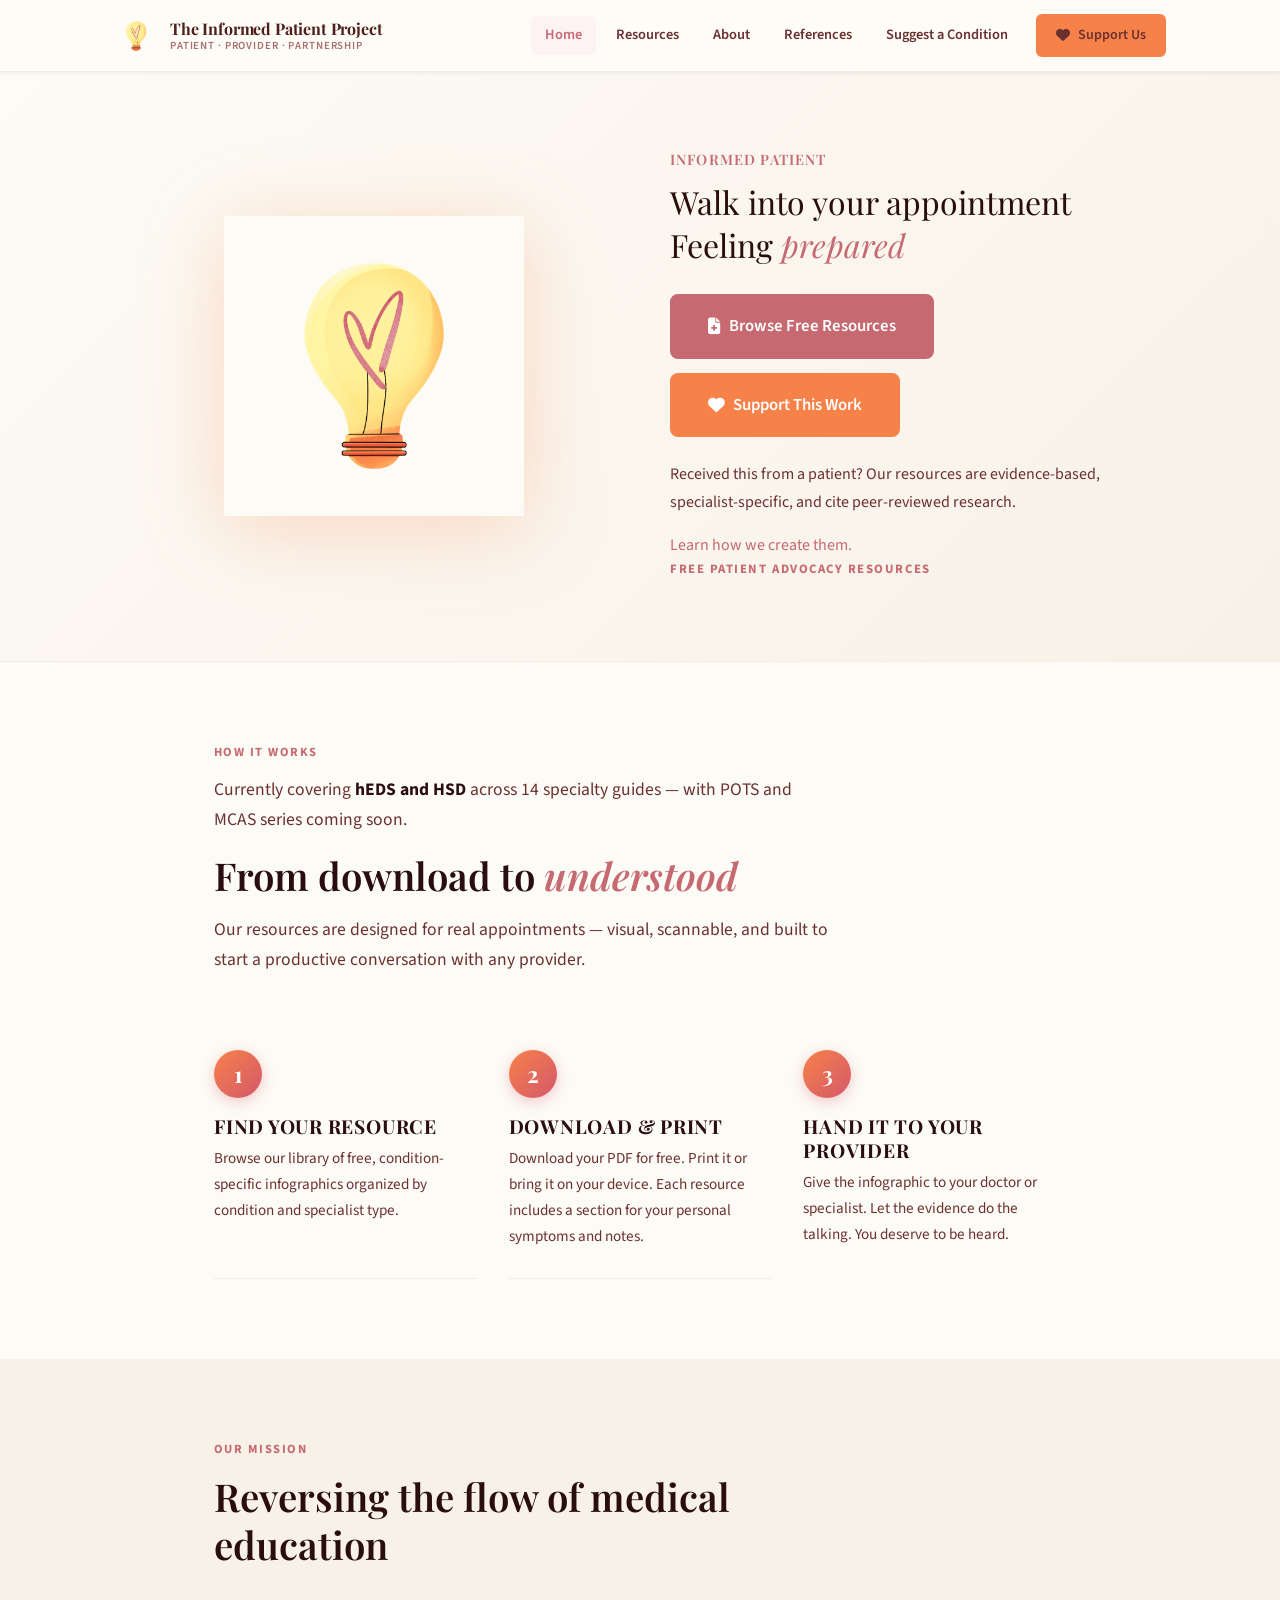
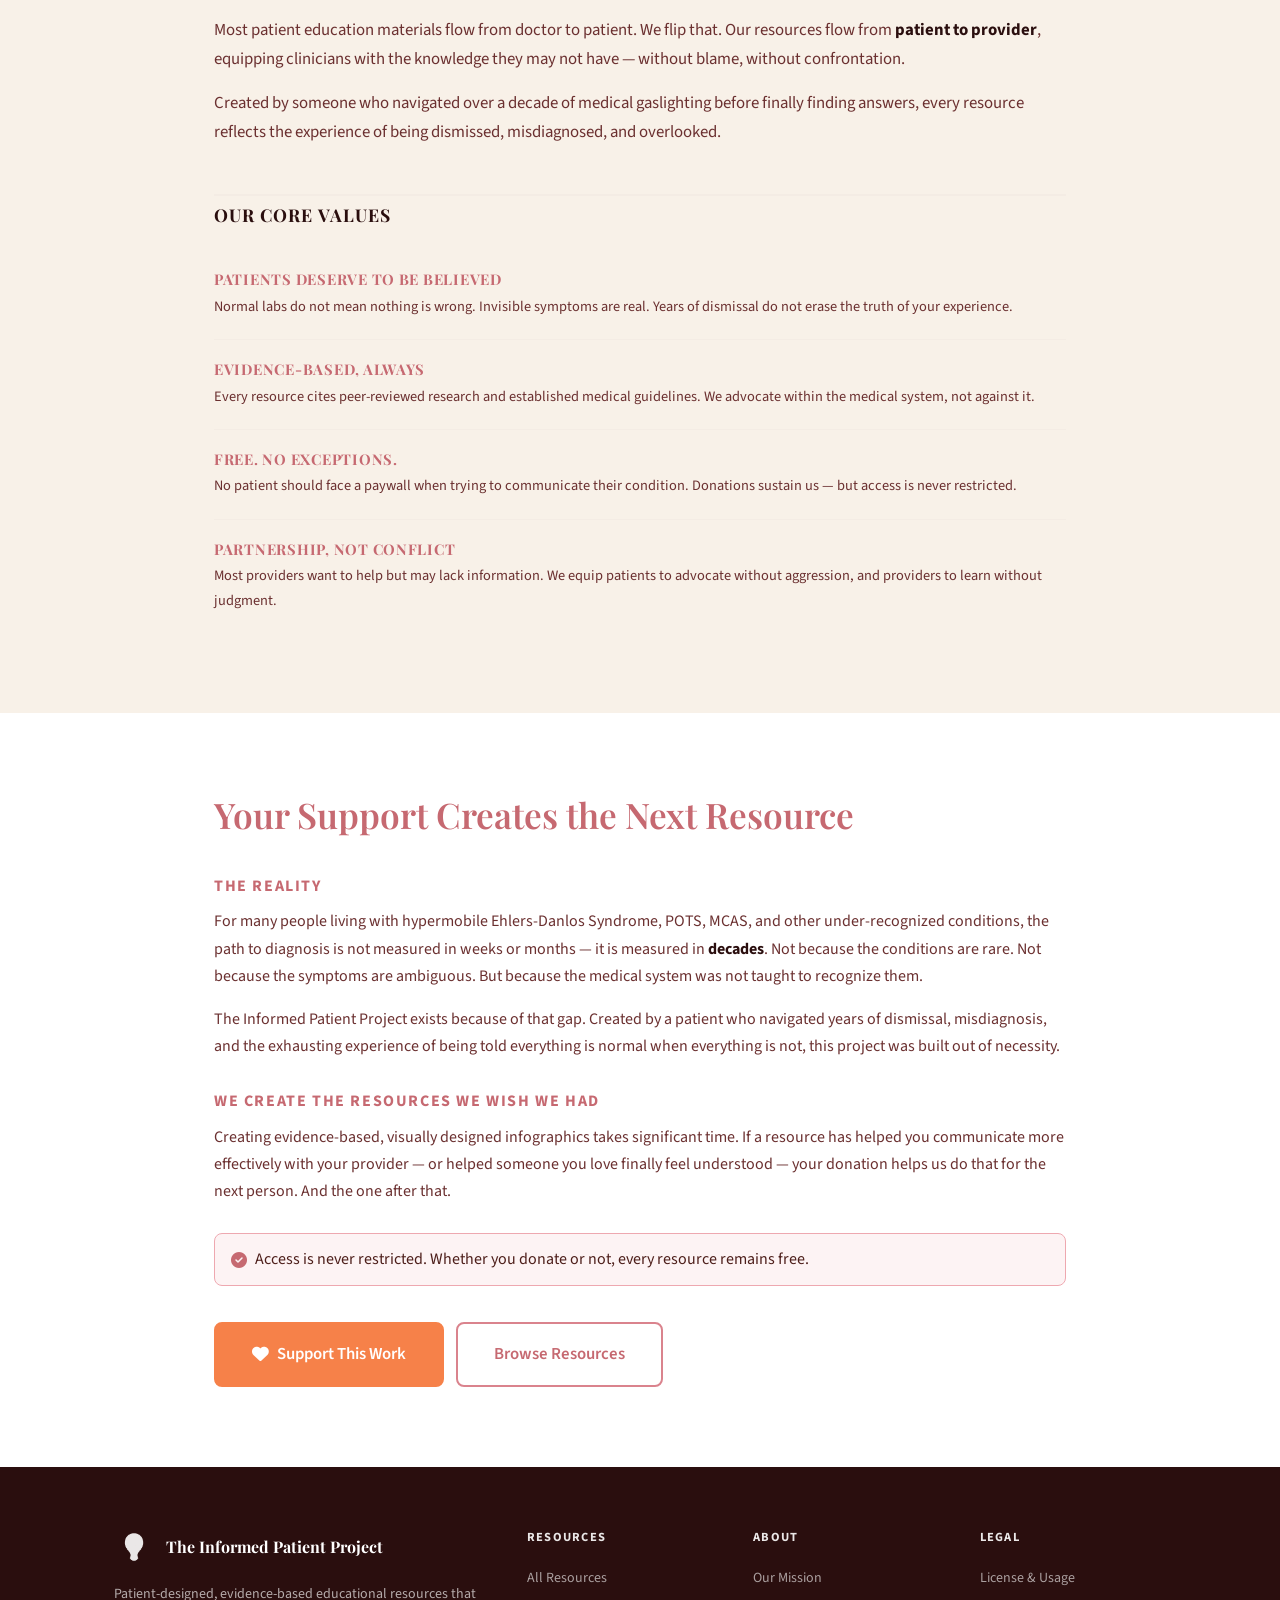
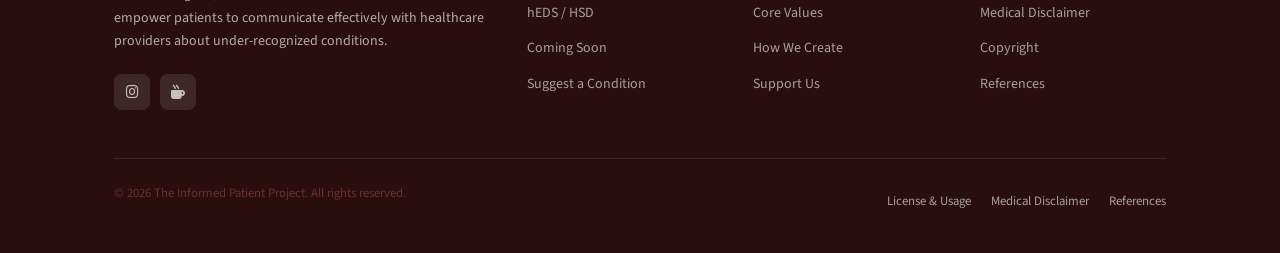
<file: index.html>
<!DOCTYPE html>
<html lang="en">
<head>
  <!-- Google tag (gtag.js) -->
<script async src="https://www.googletagmanager.com/gtag/js?id=G-VT2V2Y6ET5"></script>
<script>
  window.dataLayer = window.dataLayer || [];
  function gtag(){dataLayer.push(arguments);}
  gtag('js', new Date());

  gtag('config', 'G-VT2V2Y6ET5');
</script>
  <meta charset="UTF-8">
  <meta name="viewport" content="width=device-width, initial-scale=1.0">
  <meta name="description" content="The Informed Patient Project creates free, patient-designed educational infographics that help patients with under-recognized conditions communicate effectively with their healthcare providers.">
  <title>The Informed Patient Project — Bridging the Gap Between Patients &amp; Providers</title>
  <link rel="icon" type="image/png" href="assets/images/logo.png">
  <link rel="stylesheet" href="assets/css/style.css">
  <link rel="stylesheet" href="https://cdnjs.cloudflare.com/ajax/libs/font-awesome/6.5.0/css/all.min.css">
  <style>
  .hero-logo-large {
    background-color: #fdfbf5;
    padding: 0px;
    border-radius: 0px;
  }
</style>
</head>
<body>

  <a href="#main" class="skip-link">Skip to main content</a>

  <!-- ── Navigation ─────────────────────────────────────── -->
  <nav class="nav" aria-label="Main navigation">
    <div class="nav-inner">
      <a href="index.html" class="nav-logo" aria-label="The Informed Patient Project — Home">
        <img src="assets/images/logo.png" alt="Informed Patient Project logo — lightbulb with a heart">
        <div class="nav-logo-text">
          <span class="nav-logo-title">The Informed Patient Project</span>
          <span class="nav-logo-sub">Patient · Provider · Partnership</span>
        </div>
      </a>
      <button class="nav-toggle" id="navToggle" aria-label="Toggle navigation" aria-expanded="false">
        <span></span><span></span><span></span>
      </button>
      <div class="nav-links" id="navLinks" role="list">
        <a href="index.html" role="listitem">Home</a>
        <a href="resources.html" role="listitem">Resources</a>
        <a href="about.html" role="listitem">About</a>
        <a href="/references.html">References</a>
        <a href="suggest.html" role="listitem">Suggest a Condition</a>
        <a href="support.html" class="btn btn-warm btn-sm" role="listitem">
          <i class="fa-solid fa-heart"></i> Support Us
        </a>
      </div>
    </div>
  </nav>

  <main id="main">

    <!-- ── Hero ─────────────────────────────────────────── -->
    <section class="hero-ref" aria-labelledby="hero-heading">
      <div class="container">
        <div class="hero-ref-inner">

          <div class="hero-ref-visual" aria-hidden="true">
            <img src="assets/images/logo.png" alt="Informed Patient Project — lightbulb with a heart filament" class="hero-logo-large">
          </div>

          <div class="hero-ref-content">
            <span class="hero-brand-name">Informed Patient</span>
            <h1 id="hero-heading">
              Walk into your appointment<br>
              Feeling <em>prepared</em>
            </h1>
            <div class="hero-ref-btns">
              <a href="resources.html" class="btn btn-primary btn-lg">
                <i class="fa-solid fa-file-medical"></i> Browse Free Resources
              </a>
              <a href="support.html" class="btn btn-warm btn-lg">
                <i class="fa-solid fa-heart"></i> Support This Work
              </a>
            </div>
            <p class="hero-provider-note">Received this from a patient? Our resources are evidence-based, specialist-specific, and cite peer-reviewed research.</p>
            <a href="/about.html">Learn how we create them.</a>
            <p class="hero-tagline">Free Patient Advocacy Resources</p>
          </div>

        </div>
      </div>
    </section>

    <!-- ── How It Works ──────────────────────────────────── -->
    <section class="section section-steps" aria-labelledby="how-heading">
      <div class="container container-narrow">
        <div class="section-header-left">
          <span class="eyebrow">How It Works</span>
          <p class="conditions-overview">Currently covering <strong>hEDS and HSD</strong> across 14 specialty guides — with POTS and MCAS series coming soon.</p>
<h2 id="how-heading">From download to <em class="em-rose">understood</em></h2>
          <p>Our resources are designed for real appointments — visual, scannable, and built to start a productive conversation with any provider.</p>
        </div>
        <ol class="steps-list">
          <li class="step-list-item reveal">
            <div class="step-list-number">1</div>
            <div class="step-list-body">
              <h3>Find Your Resource</h3>
              <p>Browse our library of free, condition-specific infographics organized by condition and specialist type.</p>
            </div>
          </li>
          <li class="step-list-item reveal">
            <div class="step-list-number">2</div>
            <div class="step-list-body">
              <h3>Download &amp; Print</h3>
              <p>Download your PDF for free. Print it or bring it on your device. Each resource includes a section for your personal symptoms and notes.</p>
            </div>
          </li>
          <li class="step-list-item reveal">
            <div class="step-list-number">3</div>
            <div class="step-list-body">
              <h3>Hand It to Your Provider</h3>
              <p>Give the infographic to your doctor or specialist. Let the evidence do the talking. You deserve to be heard.</p>
            </div>
          </li>
        </ol>
      </div>
    </section>

    <!-- ── Mission + Core Values ─────────────────────────── -->
    <section class="section section-alt" aria-labelledby="mission-heading">
      <div class="container container-narrow">

        <div class="section-header-left">
          <span class="eyebrow">Our Mission</span>
          <h2 id="mission-heading">Reversing the flow of medical education</h2>
        </div>

        <div class="mission-text reveal">
          <p>Most patient education materials flow from doctor to patient. We flip that. Our resources flow from <strong>patient to provider</strong>, equipping clinicians with the knowledge they may not have — without blame, without confrontation.</p>
          <p>Created by someone who navigated over a decade of medical gaslighting before finally finding answers, every resource reflects the experience of being dismissed, misdiagnosed, and overlooked.</p>
        </div>

        <div class="values-compact" aria-labelledby="values-heading">
          <h3 id="values-heading" class="values-compact-heading">Our Core Values</h3>
          <div class="values-compact-grid">
            <div class="value-compact-item reveal">
              <h4>Patients deserve to be believed</h4>
              <p>Normal labs do not mean nothing is wrong. Invisible symptoms are real. Years of dismissal do not erase the truth of your experience.</p>
            </div>
            <div class="value-compact-item reveal">
              <h4>Evidence-based, always</h4>
              <p>Every resource cites peer-reviewed research and established medical guidelines. We advocate within the medical system, not against it.</p>
            </div>
            <div class="value-compact-item reveal">
              <h4>Free. No exceptions.</h4>
              <p>No patient should face a paywall when trying to communicate their condition. Donations sustain us — but access is never restricted.</p>
            </div>
            <div class="value-compact-item reveal">
              <h4>Partnership, not conflict</h4>
              <p>Most providers want to help but may lack information. We equip patients to advocate without aggression, and providers to learn without judgment.</p>
            </div>
          </div>
        </div>

      </div>
    </section>

    <!-- ── Support / Why We Ask ──────────────────────────── -->
    <section class="section support-callout" aria-labelledby="support-heading">
      <div class="container container-narrow">
        <h2 id="support-heading" class="support-callout-heading">Your Support Creates the Next Resource</h2>

        <div class="support-callout-body reveal">
          <p class="support-label">The Reality</p>
          <p>For many people living with hypermobile Ehlers-Danlos Syndrome, POTS, MCAS, and other under-recognized conditions, the path to diagnosis is not measured in weeks or months — it is measured in <strong>decades</strong>. Not because the conditions are rare. Not because the symptoms are ambiguous. But because the medical system was not taught to recognize them.</p>

          <p>The Informed Patient Project exists because of that gap. Created by a patient who navigated years of dismissal, misdiagnosis, and the exhausting experience of being told everything is normal when everything is not, this project was built out of necessity.</p>

          <p class="support-label">We Create the Resources We Wish We Had</p>
          <p>Creating evidence-based, visually designed infographics takes significant time. If a resource has helped you communicate more effectively with your provider — or helped someone you love finally feel understood — your donation helps us do that for the next person. And the one after that.</p>

          <p class="support-note"><i class="fa-solid fa-circle-check" style="color:#c66971"></i> Access is never restricted. Whether you donate or not, every resource remains free.</p>
        </div>

        <div class="support-callout-btns reveal">
          <a href="support.html" class="btn btn-warm btn-lg">
            <i class="fa-solid fa-heart"></i> Support This Work
          </a>
          <a href="resources.html" class="btn btn-secondary btn-lg">
            Browse Resources
          </a>
        </div>
      </div>
    </section>

  <!-- ── Footer ─────────────────────────────────────────── -->
  <footer class="footer" aria-label="Site footer">
    <div class="container">
      <div class="footer-grid">
        <div class="footer-brand">
          <div class="footer-logo">
            <img src="assets/images/logo.png" alt="Informed Patient Project logo">
            <span class="footer-logo-text">The Informed Patient Project</span>
          </div>
          <p>Patient-designed, evidence-based educational resources that empower patients to communicate effectively with healthcare providers about under-recognized conditions.</p>
          <div class="footer-social">
            <a href="https://instagram.com/theinformedpatientproject" target="_blank" rel="noopener noreferrer" aria-label="Instagram">
              <i class="fa-brands fa-instagram"></i>
            </a>
            <a href="https://ko-fi.com/informedpatientproject" target="_blank" rel="noopener noreferrer" aria-label="Ko-fi">
              <i class="fa-solid fa-mug-hot"></i>
            </a>
          </div>
        </div>
        <div class="footer-col">
          <h5>Resources</h5>
          <ul>
            <li><a href="resources.html">All Resources</a></li>
            <li><a href="resources.html#heds">hEDS / HSD</a></li>
            <li><a href="resources.html#coming-soon">Coming Soon</a></li>
            <li><a href="suggest.html">Suggest a Condition</a></li>
          </ul>
        </div>
        <div class="footer-col">
          <h5>About</h5>
          <ul>
            <li><a href="about.html">Our Mission</a></li>
            <li><a href="about.html#values">Core Values</a></li>
            <li><a href="about.html#how-we-create">How We Create</a></li>
            <li><a href="support.html">Support Us</a></li>
          </ul>
        </div>
        <div class="footer-col">
          <h5>Legal</h5>
          <ul>
            <li><a href="license.html">License &amp; Usage</a></li>
            <li><a href="license.html#disclaimer">Medical Disclaimer</a></li>
            <li><a href="license.html#copyright">Copyright</a></li>
          <li><a href="references.html">References</a></li>
          </ul>
        </div>
      </div>
      <div class="footer-bottom">
        <p>© 2026 The Informed Patient Project. All rights reserved.</p>
        <div class="footer-bottom-links">
          <a href="license.html">License &amp; Usage</a>
          <a href="license.html#disclaimer">Medical Disclaimer</a>
        <a href="references.html">References</a>
        </div>
      </div>
    </div>
  </footer>

  <!-- ── Download Modal ───────────────────────────────────── -->
  <div class="modal-overlay" id="downloadModal" role="dialog" aria-modal="true" aria-labelledby="modalTitle">
    <div class="modal">
      <div class="modal-header">
        <button class="modal-close" id="modalClose" aria-label="Close">
          <i class="fa-solid fa-xmark"></i>
        </button>
        <h3 id="modalTitle">Your download is ready 💛</h3>
        <p>This resource is free — always. If it helps you, consider supporting the creation of more.</p>
      </div>
      <div class="modal-body">
        <div class="modal-doc-name">
          <i class="fa-solid fa-file-pdf"></i>
          <span id="modalDocName">Resource</span>
        </div>

        <p style="font-size:0.875rem; color:var(--text-medium); margin-bottom:14px;">
          Support this work through any of these platforms:
        </p>

        <div class="modal-donate-options">
          <a href="https://ko-fi.com/informedpatientproject"
             data-base-href="https://ko-fi.com/informedpatientproject"
             class="modal-donate-btn"
             target="_blank" rel="noopener noreferrer">
            <div class="platform-icon kofi"><i class="fa-solid fa-mug-hot"></i></div>
            <div>
              <strong>Ko-fi</strong>
              <span style="display:block; font-size:0.78rem; font-weight:400; color:var(--text-light)">Buy me a coffee — one-time or monthly</span>
            </div>
            <i class="fa-solid fa-arrow-up-right-from-square" style="margin-left:auto; font-size:0.75rem; color:var(--text-light)"></i>
          </a>
        </div>

        <div class="modal-divider">or</div>

        <button class="modal-skip" id="modalSkipBtn">
          Download without donating →
        </button>

        <p class="modal-license-note">
          By downloading, you agree to our <a href="license.html">usage license</a>.
          For personal use only. Not for reproduction, resale, or modification.
        </p>
      </div>
    </div>
  </div>

  <script>
    document.getElementById('year').textContent = new Date().getFullYear();
  </script>
  <script src="assets/js/main.js"></script>
</body>
</html>
</file>
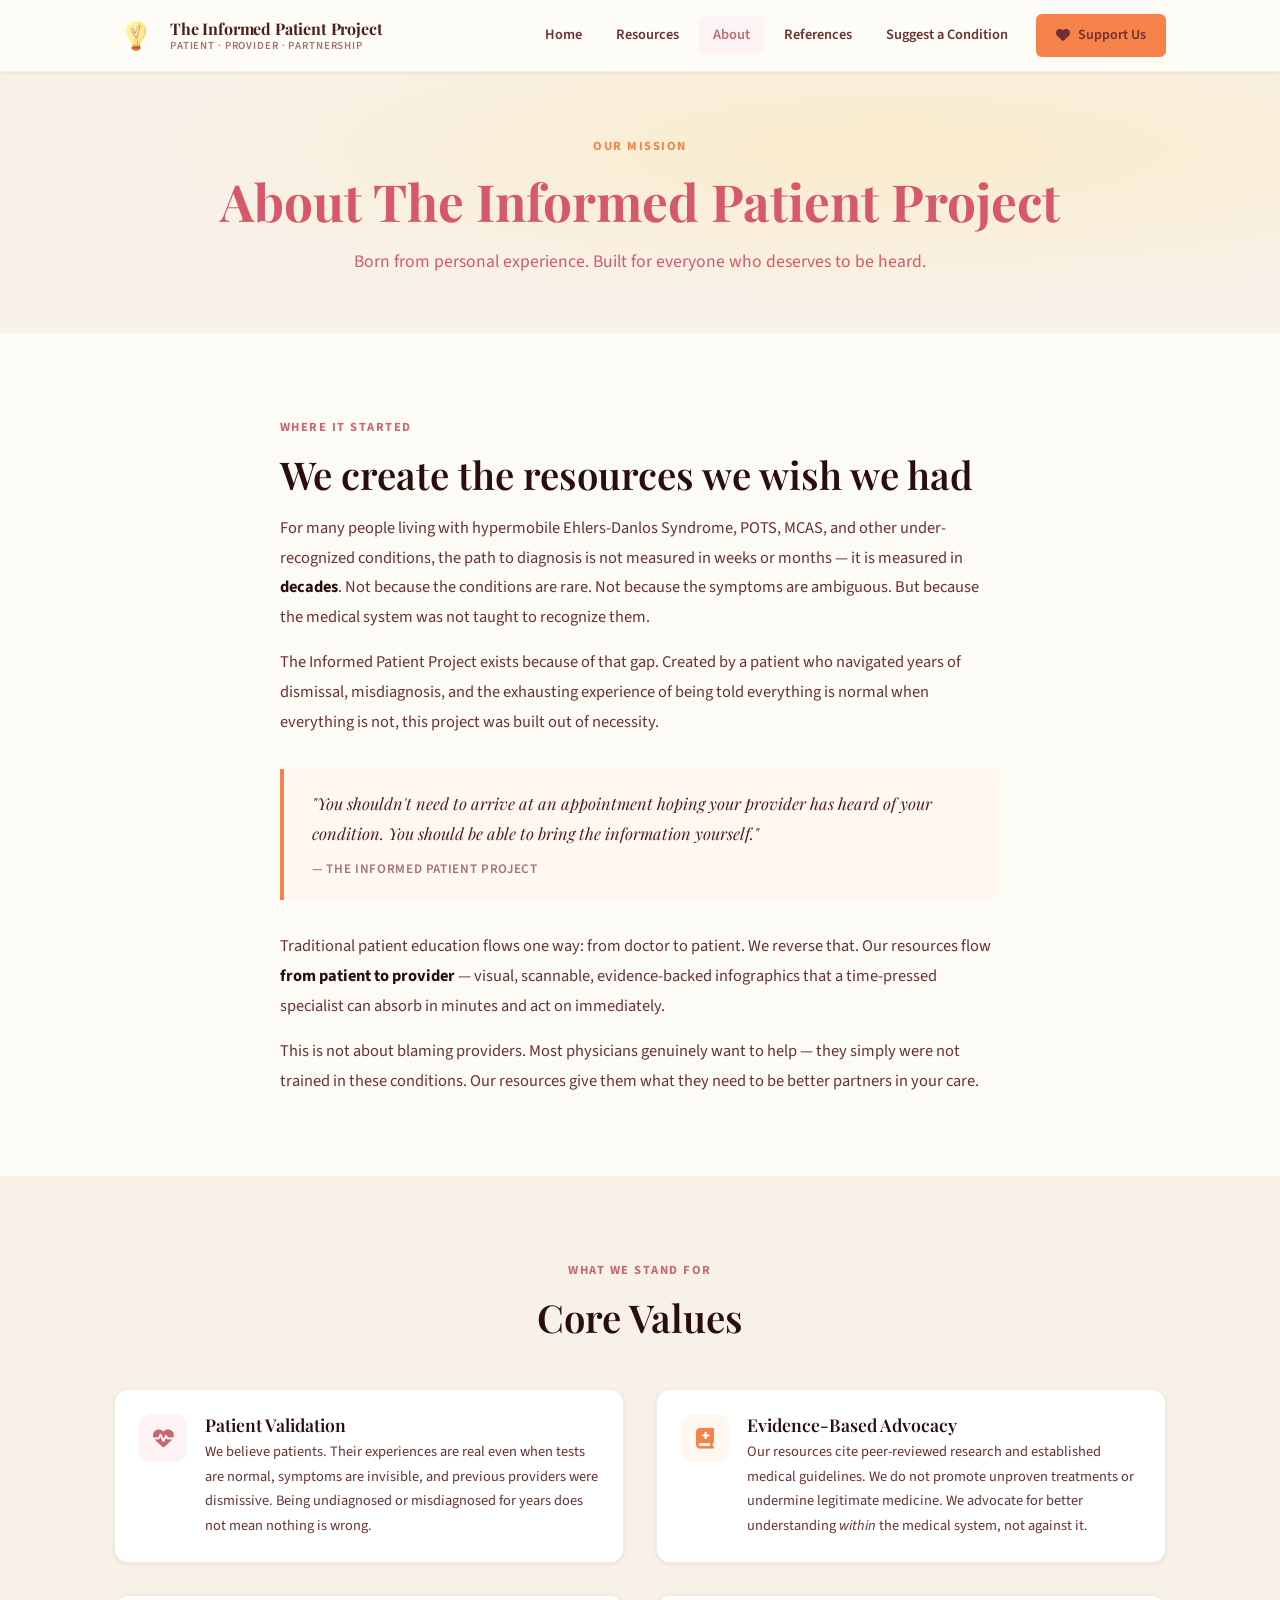
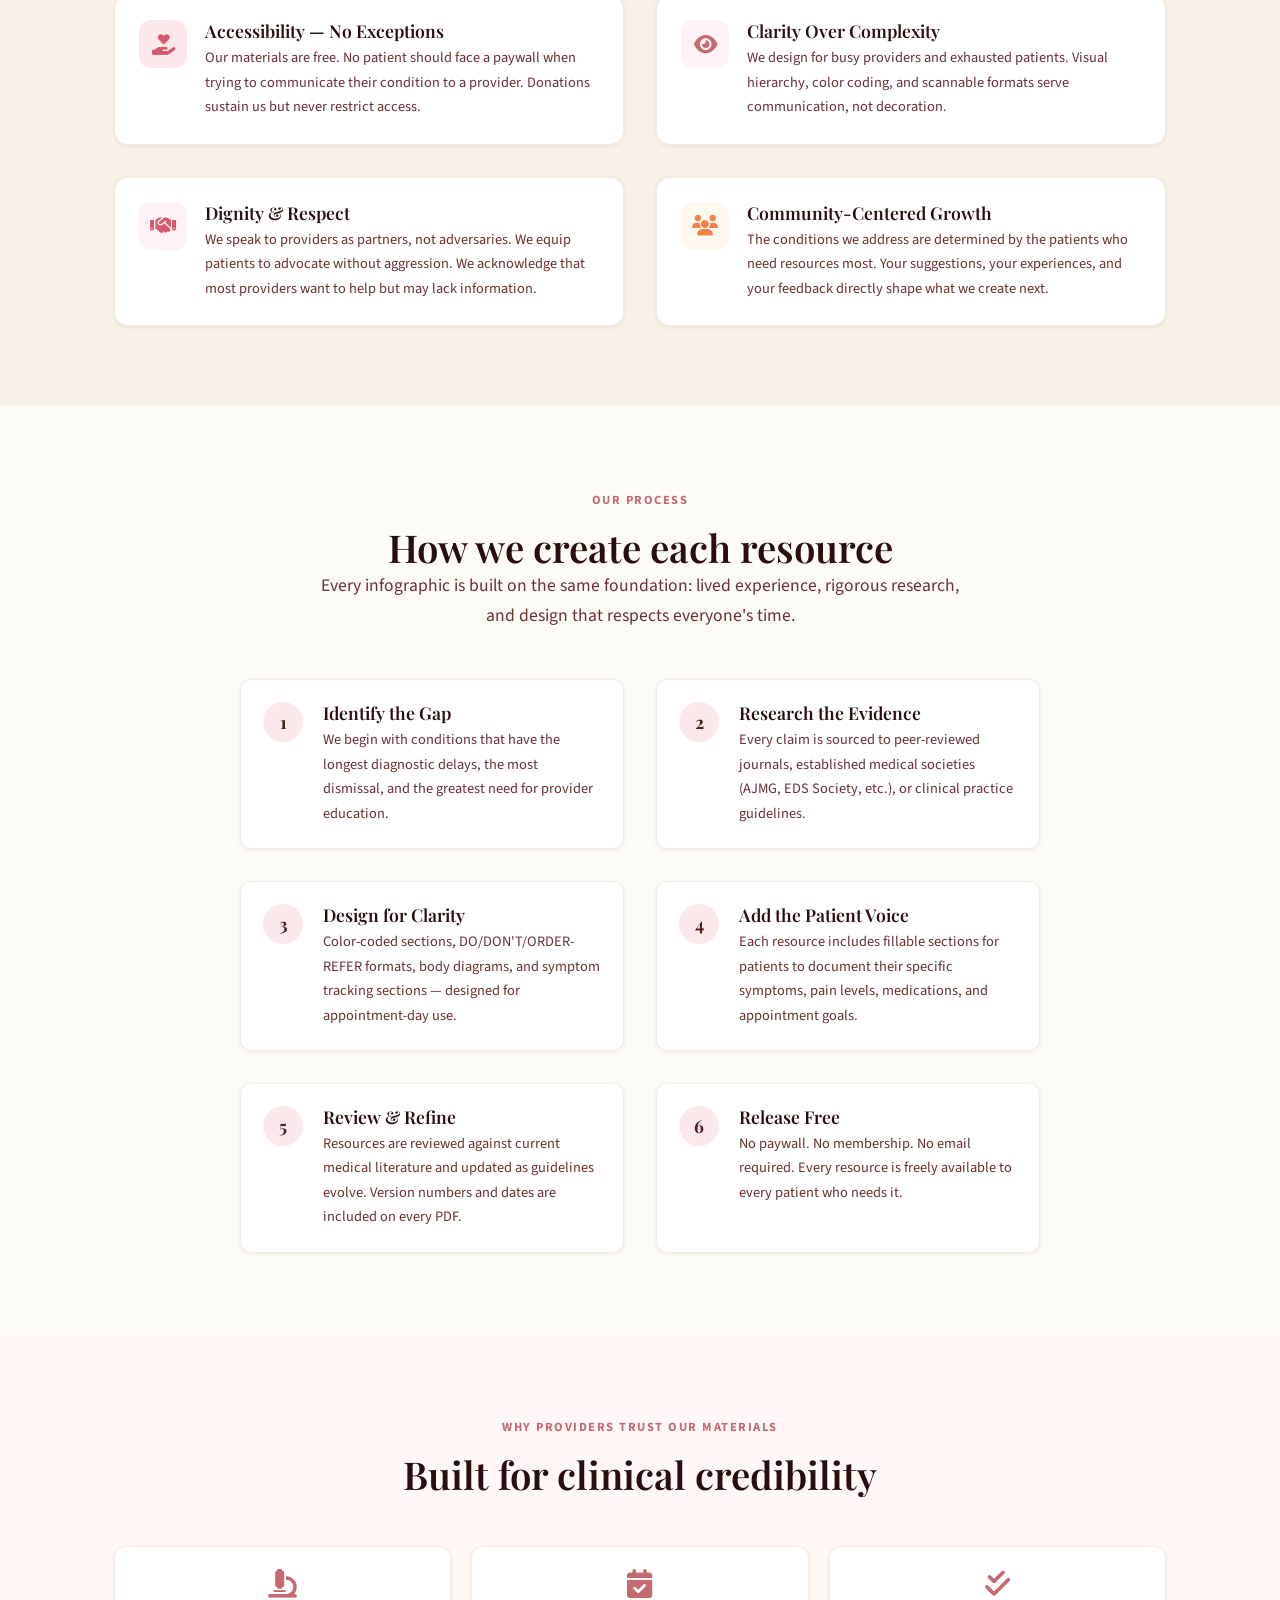
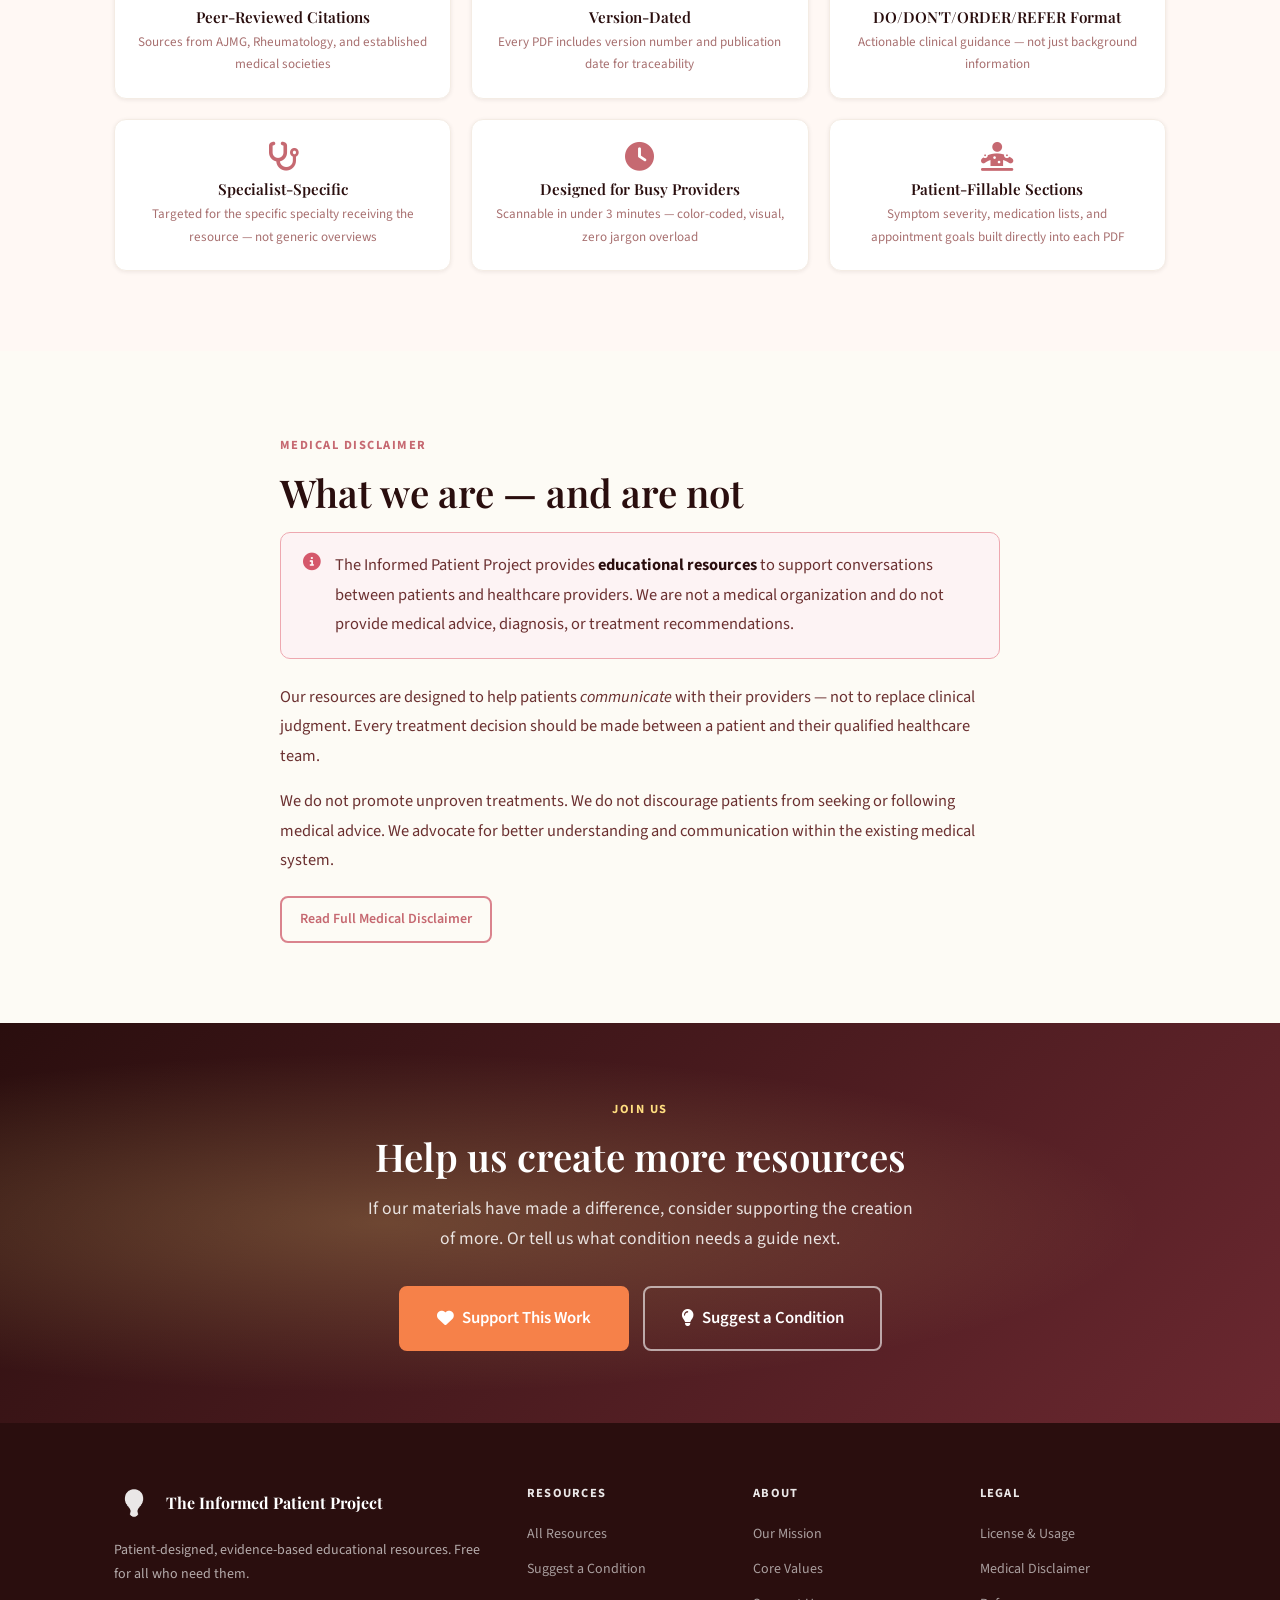
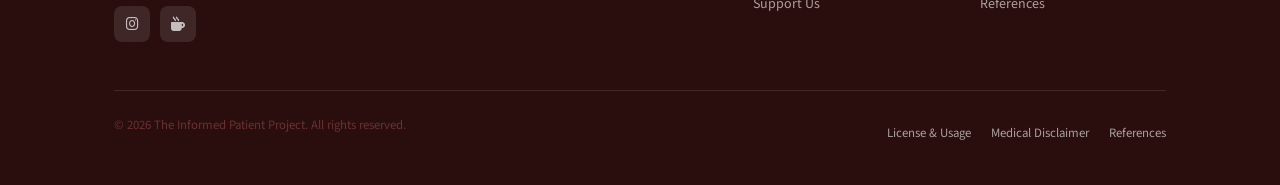
<file: about.html>
<!DOCTYPE html>
<html lang="en">
<head>
  <!-- Google tag (gtag.js) -->
<script async src="https://www.googletagmanager.com/gtag/js?id=G-VT2V2Y6ET5"></script>
<script>
  window.dataLayer = window.dataLayer || [];
  function gtag(){dataLayer.push(arguments);}
  gtag('js', new Date());

  gtag('config', 'G-VT2V2Y6ET5');
</script>
  <meta charset="UTF-8">
  <meta name="viewport" content="width=device-width, initial-scale=1.0">
  <meta name="description" content="The Informed Patient Project was born from personal experience with medical gaslighting. Learn our mission, values, and how we create evidence-based patient advocacy resources.">
  <title>About — The Informed Patient Project</title>
  <link rel="icon" type="image/png" href="assets/images/logo.png">
  <link rel="stylesheet" href="assets/css/style.css">
  <link rel="stylesheet" href="https://cdnjs.cloudflare.com/ajax/libs/font-awesome/6.5.0/css/all.min.css">
  <style>
    .about-story {
      max-width: 720px;
      margin: 0 auto;
    }
    .about-story h2 { margin-bottom: 16px; }
    .about-story h3 {
      font-size: 1.3rem;
      color: var(--teal-700);
      margin: 36px 0 10px;
      font-family: var(--font-heading);
    }
    .about-story p { font-size: 1.025rem; line-height: 1.8; }

    .process-step {
      display: flex;
      gap: 20px;
      align-items: flex-start;
      padding: 22px;
      background: white;
      border-radius: 12px;
      border: 1px solid var(--border-soft);
      box-shadow: var(--shadow-sm);
    }
    .process-num {
      width: 40px;
      height: 40px;
      border-radius: 50%;
      background: var(--teal-100);
      color: var(--teal-700);
      font-weight: 700;
      font-family: var(--font-heading);
      font-size: 1.1rem;
      display: flex;
      align-items: center;
      justify-content: center;
      flex-shrink: 0;
    }
    .process-step h4 { margin-bottom: 4px; }
    .process-step p  { font-size: 0.9rem; margin: 0; }

    .credential-grid {
      display: grid;
      grid-template-columns: repeat(3, 1fr);
      gap: 20px;
    }
    .credential-item {
      background: white;
      border-radius: 12px;
      padding: 22px;
      border: 1px solid var(--border-soft);
      box-shadow: var(--shadow-sm);
      text-align: center;
    }
    .credential-item i {
      font-size: 1.8rem;
      color: var(--teal-500);
      margin-bottom: 10px;
    }
    .credential-item h4 { font-size: 0.95rem; margin-bottom: 4px; }
    .credential-item p  { font-size: 0.82rem; color: var(--text-light); margin: 0; }

    @media (max-width: 640px) {
      .credential-grid { grid-template-columns: 1fr 1fr; }
    }
  </style>
</head>
<body>

  <a href="#main" class="skip-link">Skip to main content</a>

  <nav class="nav" aria-label="Main navigation">
    <div class="nav-inner">
      <a href="index.html" class="nav-logo" aria-label="The Informed Patient Project — Home">
        <img src="assets/images/logo.png" alt="Informed Patient Project logo">
        <div class="nav-logo-text">
          <span class="nav-logo-title">The Informed Patient Project</span>
          <span class="nav-logo-sub">Patient · Provider · Partnership</span>
        </div>
      </a>
      <button class="nav-toggle" id="navToggle" aria-label="Toggle navigation" aria-expanded="false">
        <span></span><span></span><span></span>
      </button>
      <div class="nav-links" id="navLinks">
        <a href="index.html">Home</a>
        <a href="resources.html">Resources</a>
        <a href="about.html">About</a>
        <a href="/references.html">References</a>
        <a href="suggest.html">Suggest a Condition</a>
        <a href="support.html" class="btn btn-warm btn-sm">
          <i class="fa-solid fa-heart"></i> Support Us
        </a>
      </div>
    </div>
  </nav>

  <main id="main">

    <!-- ── Page Hero ──────────────────────────────────────── -->
    <div class="page-hero">
      <div class="container">
        <span class="eyebrow" style="color:var(--amber-light)">Our Mission</span>
        <h1>About The Informed Patient Project</h1>
        <p>Born from personal experience. Built for everyone who deserves to be heard.</p>
      </div>
    </div>

    <!-- ── Origin Story ───────────────────────────────────── -->
    <section class="section" aria-labelledby="story-heading">
      <div class="container">
        <div class="about-story">
          <span class="eyebrow">Where It Started</span>
          <h2 id="story-heading">We create the resources we wish we had</h2>
          <p>
            For many people living with hypermobile Ehlers-Danlos Syndrome, POTS, MCAS, and other
            under-recognized conditions, the path to diagnosis is not measured in weeks or months —
            it is measured in <strong>decades</strong>. Not because the conditions are rare.
            Not because the symptoms are ambiguous. But because the medical system was not taught
            to recognize them.
          </p>
          <p>
            The Informed Patient Project exists because of that gap. Created by a patient who
            navigated years of dismissal, misdiagnosis, and the exhausting experience of
            being told everything is normal when everything is not, this project was built out
            of necessity.
          </p>

          <div class="pull-quote">
            <p>"You shouldn't need to arrive at an appointment hoping your provider has heard of your condition. You should be able to bring the information yourself."</p>
            <cite>— The Informed Patient Project</cite>
          </div>

          <p>
            Traditional patient education flows one way: from doctor to patient. We reverse that.
            Our resources flow <strong>from patient to provider</strong> — visual, scannable,
            evidence-backed infographics that a time-pressed specialist can absorb in minutes
            and act on immediately.
          </p>
          <p>
            This is not about blaming providers. Most physicians genuinely want to help —
            they simply were not trained in these conditions. Our resources give them what
            they need to be better partners in your care.
          </p>
        </div>
      </div>
    </section>

    <!-- ── Core Values ────────────────────────────────────── -->
    <section class="section section-alt" id="values" aria-labelledby="values-heading">
      <div class="container">
        <div class="section-header">
          <span class="eyebrow">What We Stand For</span>
          <h2 id="values-heading">Core Values</h2>
        </div>
        <div class="grid-2">
          <div class="value-item reveal">
            <div class="value-icon">
              <i class="fa-solid fa-heart-pulse" style="color:var(--teal-500)"></i>
            </div>
            <div>
              <h4>Patient Validation</h4>
              <p>We believe patients. Their experiences are real even when tests are normal, symptoms are invisible, and previous providers were dismissive. Being undiagnosed or misdiagnosed for years does not mean nothing is wrong.</p>
            </div>
          </div>
          <div class="value-item reveal">
            <div class="value-icon amber">
              <i class="fa-solid fa-book-medical" style="color:var(--amber)"></i>
            </div>
            <div>
              <h4>Evidence-Based Advocacy</h4>
              <p>Our resources cite peer-reviewed research and established medical guidelines. We do not promote unproven treatments or undermine legitimate medicine. We advocate for better understanding <em>within</em> the medical system, not against it.</p>
            </div>
          </div>
          <div class="value-item reveal">
            <div class="value-icon coral">
              <i class="fa-solid fa-hand-holding-heart" style="color:var(--coral)"></i>
            </div>
            <div>
              <h4>Accessibility — No Exceptions</h4>
              <p>Our materials are free. No patient should face a paywall when trying to communicate their condition to a provider. Donations sustain us but never restrict access.</p>
            </div>
          </div>
          <div class="value-item reveal">
            <div class="value-icon">
              <i class="fa-solid fa-eye" style="color:var(--teal-500)"></i>
            </div>
            <div>
              <h4>Clarity Over Complexity</h4>
              <p>We design for busy providers and exhausted patients. Visual hierarchy, color coding, and scannable formats serve communication, not decoration.</p>
            </div>
          </div>
          <div class="value-item reveal">
            <div class="value-icon blue">
              <i class="fa-solid fa-handshake" style="color:var(--blue-500)"></i>
            </div>
            <div>
              <h4>Dignity &amp; Respect</h4>
              <p>We speak to providers as partners, not adversaries. We equip patients to advocate without aggression. We acknowledge that most providers want to help but may lack information.</p>
            </div>
          </div>
          <div class="value-item reveal">
            <div class="value-icon amber">
              <i class="fa-solid fa-users" style="color:var(--amber)"></i>
            </div>
            <div>
              <h4>Community-Centered Growth</h4>
              <p>The conditions we address are determined by the patients who need resources most. Your suggestions, your experiences, and your feedback directly shape what we create next.</p>
            </div>
          </div>
        </div>
      </div>
    </section>

    <!-- ── How We Create ──────────────────────────────────── -->
    <section class="section" id="how-we-create" aria-labelledby="process-heading">
      <div class="container">
        <div class="section-header">
          <span class="eyebrow">Our Process</span>
          <h2 id="process-heading">How we create each resource</h2>
          <p>Every infographic is built on the same foundation: lived experience, rigorous research, and design that respects everyone's time.</p>
        </div>
        <div class="grid-2" style="max-width:800px; margin:0 auto;">
          <div class="process-step reveal">
            <div class="process-num">1</div>
            <div>
              <h4>Identify the Gap</h4>
              <p>We begin with conditions that have the longest diagnostic delays, the most dismissal, and the greatest need for provider education.</p>
            </div>
          </div>
          <div class="process-step reveal">
            <div class="process-num">2</div>
            <div>
              <h4>Research the Evidence</h4>
              <p>Every claim is sourced to peer-reviewed journals, established medical societies (AJMG, EDS Society, etc.), or clinical practice guidelines.</p>
            </div>
          </div>
          <div class="process-step reveal">
            <div class="process-num">3</div>
            <div>
              <h4>Design for Clarity</h4>
              <p>Color-coded sections, DO/DON'T/ORDER-REFER formats, body diagrams, and symptom tracking sections — designed for appointment-day use.</p>
            </div>
          </div>
          <div class="process-step reveal">
            <div class="process-num">4</div>
            <div>
              <h4>Add the Patient Voice</h4>
              <p>Each resource includes fillable sections for patients to document their specific symptoms, pain levels, medications, and appointment goals.</p>
            </div>
          </div>
          <div class="process-step reveal">
            <div class="process-num">5</div>
            <div>
              <h4>Review &amp; Refine</h4>
              <p>Resources are reviewed against current medical literature and updated as guidelines evolve. Version numbers and dates are included on every PDF.</p>
            </div>
          </div>
          <div class="process-step reveal">
            <div class="process-num">6</div>
            <div>
              <h4>Release Free</h4>
              <p>No paywall. No membership. No email required. Every resource is freely available to every patient who needs it.</p>
            </div>
          </div>
        </div>
      </div>
    </section>

    <!-- ── Credential Strip ───────────────────────────────── -->
    <section class="section section-teal" aria-labelledby="credentials-heading">
      <div class="container">
        <div class="section-header">
          <span class="eyebrow">Why Providers Trust Our Materials</span>
          <h2 id="credentials-heading">Built for clinical credibility</h2>
        </div>
        <div class="credential-grid">
          <div class="credential-item reveal">
            <i class="fa-solid fa-microscope"></i>
            <h4>Peer-Reviewed Citations</h4>
            <p>Sources from AJMG, Rheumatology, and established medical societies</p>
          </div>
          <div class="credential-item reveal">
            <i class="fa-solid fa-calendar-check"></i>
            <h4>Version-Dated</h4>
            <p>Every PDF includes version number and publication date for traceability</p>
          </div>
          <div class="credential-item reveal">
            <i class="fa-solid fa-check-double"></i>
            <h4>DO/DON'T/ORDER/REFER Format</h4>
            <p>Actionable clinical guidance — not just background information</p>
          </div>
          <div class="credential-item reveal">
            <i class="fa-solid fa-stethoscope"></i>
            <h4>Specialist-Specific</h4>
            <p>Targeted for the specific specialty receiving the resource — not generic overviews</p>
          </div>
          <div class="credential-item reveal">
            <i class="fa-solid fa-clock"></i>
            <h4>Designed for Busy Providers</h4>
            <p>Scannable in under 3 minutes — color-coded, visual, zero jargon overload</p>
          </div>
          <div class="credential-item reveal">
            <i class="fa-solid fa-person-dots-from-line"></i>
            <h4>Patient-Fillable Sections</h4>
            <p>Symptom severity, medication lists, and appointment goals built directly into each PDF</p>
          </div>
        </div>
      </div>
    </section>

    <!-- ── What We Are Not ────────────────────────────────── -->
    <section class="section" aria-labelledby="disclaimer-heading">
      <div class="container">
        <div class="about-story">
          <span class="eyebrow">Medical Disclaimer</span>
          <h2 id="disclaimer-heading">What we are — and are not</h2>
          <div class="info-box teal" style="margin-bottom:24px;">
            <i class="fa-solid fa-circle-info"></i>
            <p>The Informed Patient Project provides <strong>educational resources</strong> to support conversations between patients and healthcare providers. We are not a medical organization and do not provide medical advice, diagnosis, or treatment recommendations.</p>
          </div>
          <p>Our resources are designed to help patients <em>communicate</em> with their providers — not to replace clinical judgment. Every treatment decision should be made between a patient and their qualified healthcare team.</p>
          <p>We do not promote unproven treatments. We do not discourage patients from seeking or following medical advice. We advocate for better understanding and communication within the existing medical system.</p>
          <p style="margin-top: 20px;">
            <a href="license.html#disclaimer" class="btn btn-secondary btn-sm">Read Full Medical Disclaimer</a>
          </p>
        </div>
      </div>
    </section>

    <!-- ── CTA ────────────────────────────────────────────── -->
    <section class="cta-banner" aria-labelledby="about-cta-heading">
      <div class="container">
        <span class="eyebrow" style="color:var(--amber-light)">Join Us</span>
        <h2 id="about-cta-heading">Help us create more resources</h2>
        <p>If our materials have made a difference, consider supporting the creation of more. Or tell us what condition needs a guide next.</p>
        <div class="cta-btns">
          <a href="support.html" class="btn btn-warm btn-lg">
            <i class="fa-solid fa-heart"></i> Support This Work
          </a>
          <a href="suggest.html" class="btn btn-ghost btn-lg">
            <i class="fa-solid fa-lightbulb"></i> Suggest a Condition
          </a>
        </div>
      </div>
    </section>

  </main>

  <footer class="footer">
    <div class="container">
      <div class="footer-grid">
        <div class="footer-brand">
          <div class="footer-logo">
            <img src="assets/images/logo.png" alt="Informed Patient Project logo">
            <span class="footer-logo-text">The Informed Patient Project</span>
          </div>
          <p>Patient-designed, evidence-based educational resources. Free for all who need them.</p>
          <div class="footer-social">
            <a href="https://instagram.com/theinformedpatientproject" target="_blank" rel="noopener noreferrer" aria-label="Instagram"><i class="fa-brands fa-instagram"></i></a>
            <a href="https://ko-fi.com/informedpatientproject" target="_blank" rel="noopener noreferrer" aria-label="Ko-fi"><i class="fa-solid fa-mug-hot"></i></a>
          </div>
        </div>
        <div class="footer-col">
          <h5>Resources</h5>
          <ul>
            <li><a href="resources.html">All Resources</a></li>
            <li><a href="suggest.html">Suggest a Condition</a></li>
          </ul>
        </div>
        <div class="footer-col">
          <h5>About</h5>
          <ul>
            <li><a href="about.html">Our Mission</a></li>
            <li><a href="about.html#values">Core Values</a></li>
            <li><a href="support.html">Support Us</a></li>
          </ul>
        </div>
        <div class="footer-col">
          <h5>Legal</h5>
          <ul>
            <li><a href="license.html">License &amp; Usage</a></li>
            <li><a href="license.html#disclaimer">Medical Disclaimer</a></li>
          <li><a href="references.html">References</a></li>
          </ul>
        </div>
      </div>
      <div class="footer-bottom">
        <p>© 2026 The Informed Patient Project. All rights reserved.</p>
        <div class="footer-bottom-links">
          <a href="license.html">License &amp; Usage</a>
          <a href="license.html#disclaimer">Medical Disclaimer</a>
        <a href="references.html">References</a>
        </div>
      </div>
    </div>
  </footer>
  <script src="assets/js/main.js"></script>
</body>
</html>
</file>
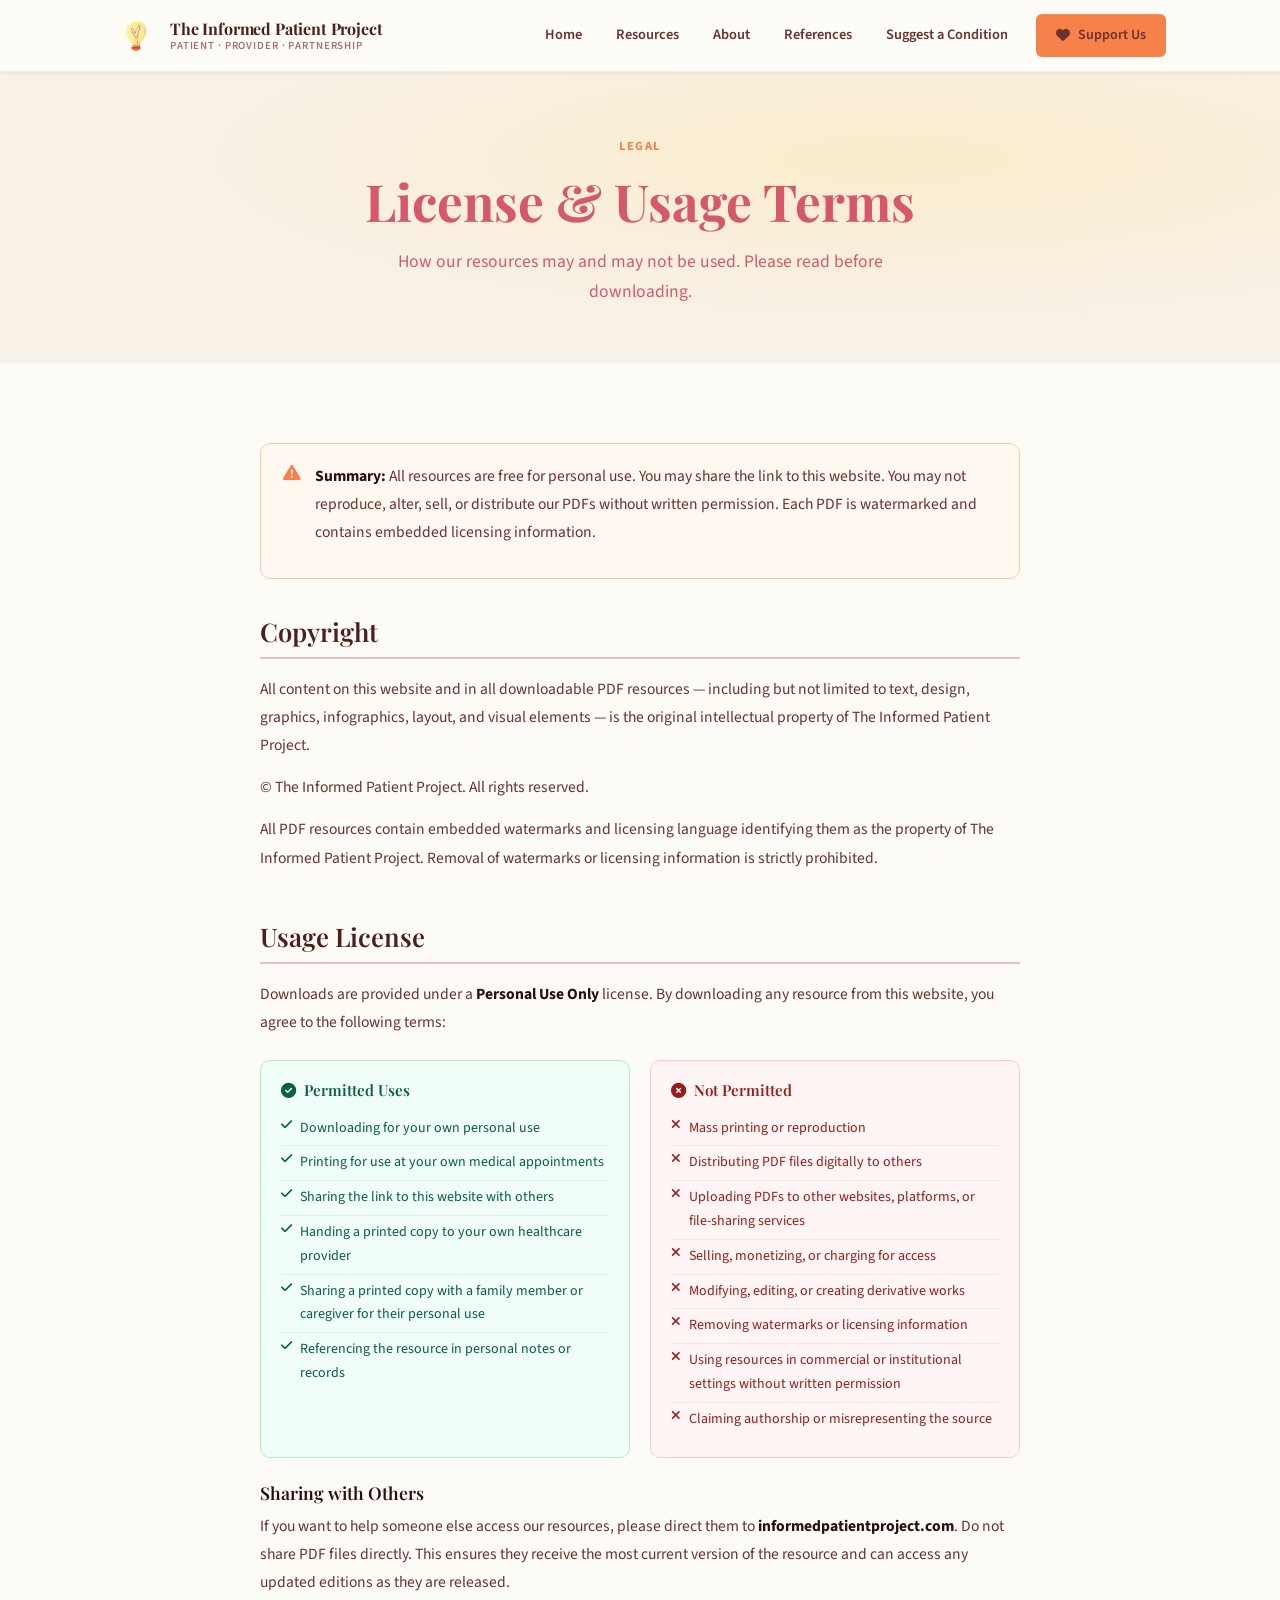
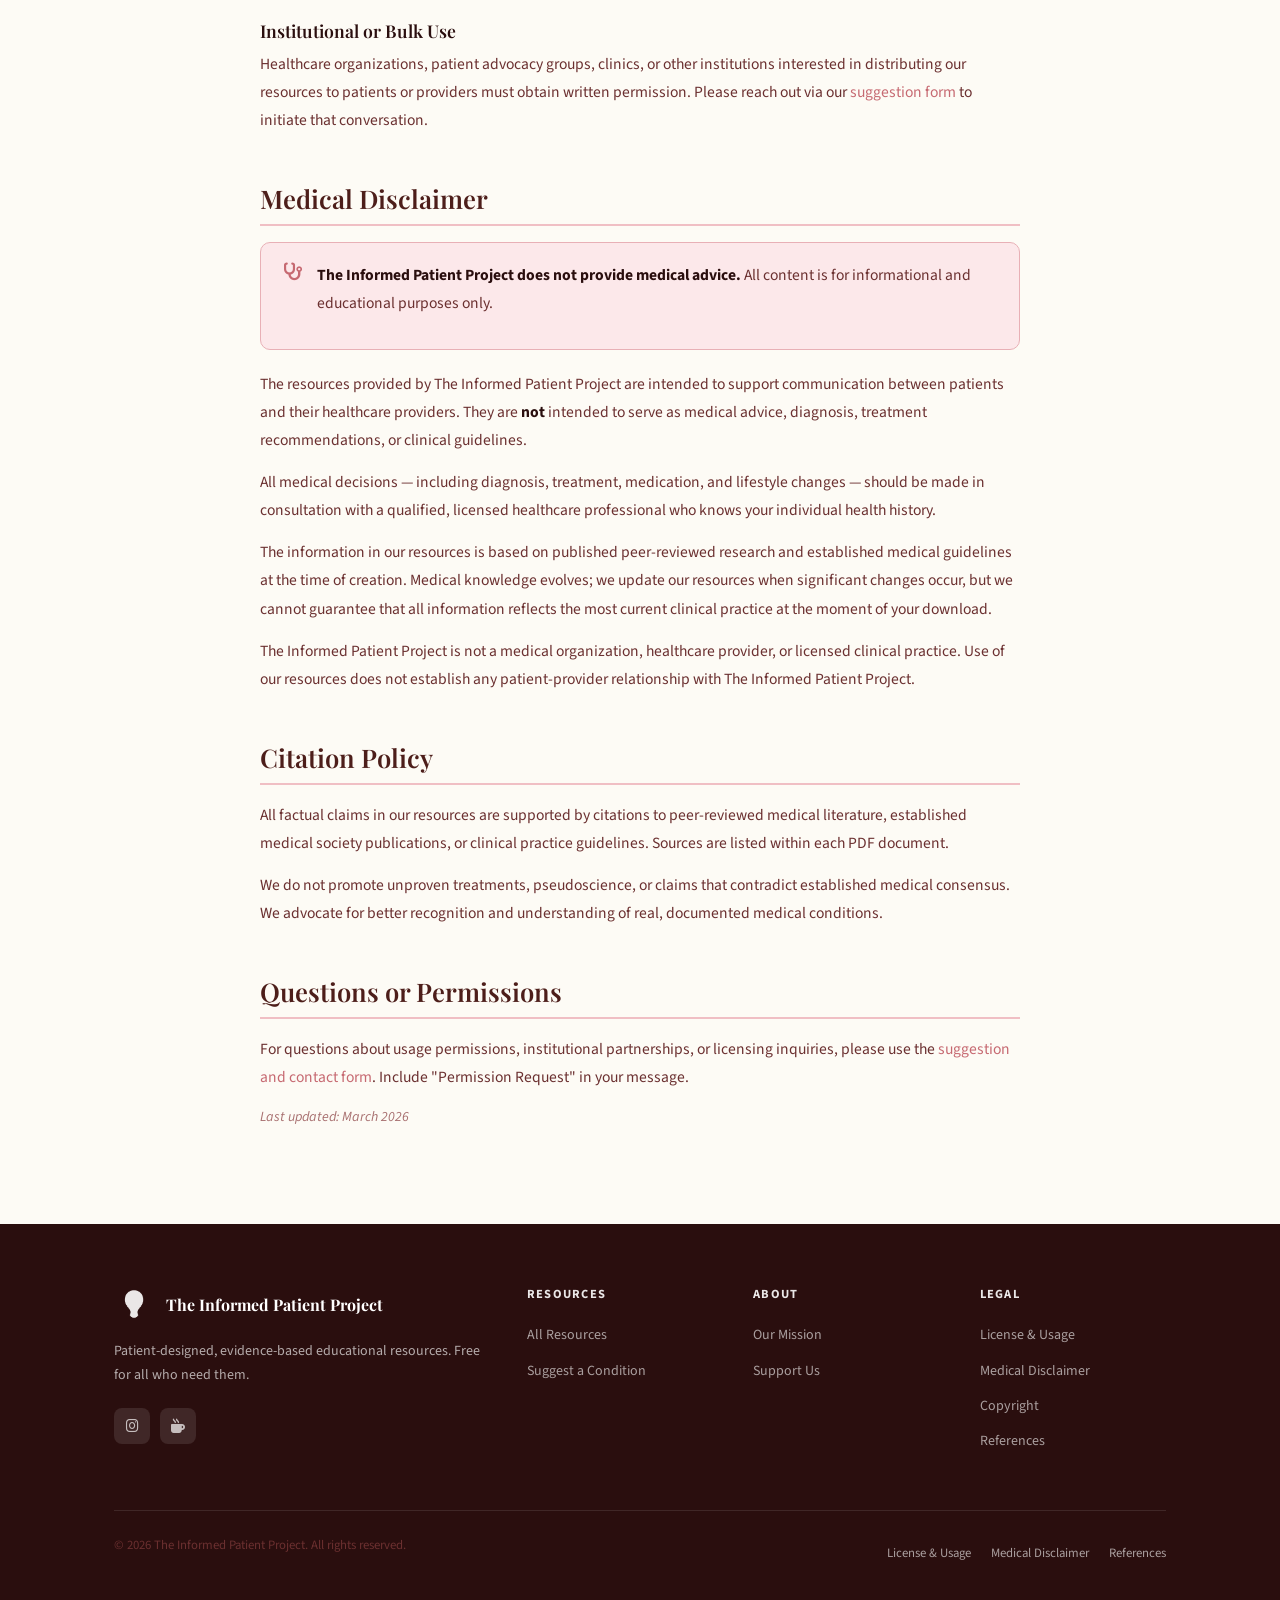
<file: license.html>
<!DOCTYPE html>
<html lang="en">
<head>
  <!-- Google tag (gtag.js) -->
<script async src="https://www.googletagmanager.com/gtag/js?id=G-VT2V2Y6ET5"></script>
<script>
  window.dataLayer = window.dataLayer || [];
  function gtag(){dataLayer.push(arguments);}
  gtag('js', new Date());

  gtag('config', 'G-VT2V2Y6ET5');
</script>
  <meta charset="UTF-8">
  <meta name="viewport" content="width=device-width, initial-scale=1.0">
  <meta name="description" content="Usage license, copyright terms, and medical disclaimer for The Informed Patient Project resources.">
  <title>License &amp; Usage — The Informed Patient Project</title>
  <link rel="icon" type="image/png" href="assets/images/logo.png">
  <link rel="stylesheet" href="assets/css/style.css">
  <link rel="stylesheet" href="https://cdnjs.cloudflare.com/ajax/libs/font-awesome/6.5.0/css/all.min.css">
  <style>
    .license-content {
      max-width: 760px;
      margin: 0 auto;
    }
    .license-content h2 {
      color: var(--teal-700);
      font-size: 1.6rem;
      margin: 48px 0 16px;
      padding-bottom: 10px;
      border-bottom: 2px solid var(--teal-200);
    }
    .license-content h2:first-of-type { margin-top: 0; }
    .license-content h3 {
      color: var(--text-dark);
      font-size: 1.1rem;
      margin: 24px 0 8px;
    }
    .license-content p {
      font-size: 0.975rem;
      line-height: 1.8;
      margin-bottom: 14px;
    }
    .license-content ul {
      list-style: disc;
      padding-left: 24px;
      margin-bottom: 16px;
    }
    .license-content ul li {
      padding: 4px 0;
      font-size: 0.95rem;
      color: var(--text-medium);
    }
    .permission-grid {
      display: grid;
      grid-template-columns: 1fr 1fr;
      gap: 20px;
      margin: 24px 0;
    }
    .permission-box {
      border-radius: 10px;
      padding: 20px;
    }
    .permission-box.allowed {
      background: #f0fdf8;
      border: 1px solid #a7f3d0;
    }
    .permission-box.not-allowed {
      background: #fff5f5;
      border: 1px solid #fecaca;
    }
    .permission-box h4 {
      display: flex;
      align-items: center;
      gap: 8px;
      margin-bottom: 12px;
      font-size: 0.95rem;
    }
    .permission-box.allowed   h4 { color: #065f46; }
    .permission-box.not-allowed h4 { color: #991b1b; }
    .permission-box ul { list-style: none; padding: 0; margin: 0; }
    .permission-box ul li {
      padding: 5px 0;
      font-size: 0.875rem;
      display: flex;
      align-items: flex-start;
      gap: 8px;
      border-bottom: 1px solid rgba(0,0,0,0.06);
    }
    .permission-box ul li:last-child { border-bottom: none; }
    .permission-box.allowed   ul li { color: #065f46; }
    .permission-box.not-allowed ul li { color: #991b1b; }
    .permission-box ul li i { margin-top: 2px; flex-shrink: 0; font-size: 0.8rem; }
    @media (max-width: 640px) {
      .permission-grid { grid-template-columns: 1fr; }
    }
  </style>
</head>
<body>

  <a href="#main" class="skip-link">Skip to main content</a>

  <nav class="nav" aria-label="Main navigation">
    <div class="nav-inner">
      <a href="index.html" class="nav-logo" aria-label="The Informed Patient Project — Home">
        <img src="assets/images/logo.png" alt="Informed Patient Project logo">
        <div class="nav-logo-text">
          <span class="nav-logo-title">The Informed Patient Project</span>
          <span class="nav-logo-sub">Patient · Provider · Partnership</span>
        </div>
      </a>
      <button class="nav-toggle" id="navToggle" aria-label="Toggle navigation" aria-expanded="false">
        <span></span><span></span><span></span>
      </button>
      <div class="nav-links" id="navLinks">
        <a href="index.html">Home</a>
        <a href="resources.html">Resources</a>
        <a href="about.html">About</a>
        <a href="/references.html">References</a>
        <a href="suggest.html">Suggest a Condition</a>
        <a href="support.html" class="btn btn-warm btn-sm">
          <i class="fa-solid fa-heart"></i> Support Us
        </a>
      </div>
    </div>
  </nav>

  <main id="main">

    <div class="page-hero">
      <div class="container">
        <span class="eyebrow" style="color:var(--amber-light)">Legal</span>
        <h1>License &amp; Usage Terms</h1>
        <p>How our resources may and may not be used. Please read before downloading.</p>
      </div>
    </div>

    <section class="section">
      <div class="container">
        <div class="license-content">

          <div class="info-box amber" style="margin-bottom:36px;">
            <i class="fa-solid fa-triangle-exclamation"></i>
            <p><strong>Summary:</strong> All resources are free for personal use. You may share the link to this website. You may not reproduce, alter, sell, or distribute our PDFs without written permission. Each PDF is watermarked and contains embedded licensing information.</p>
          </div>

          <!-- ── Copyright ─────────────────────────────────── -->
          <h2 id="copyright">Copyright</h2>
          <p>
            All content on this website and in all downloadable PDF resources — including but not
            limited to text, design, graphics, infographics, layout, and visual elements —
            is the original intellectual property of The Informed Patient Project.
          </p>
          <p>
            &copy; <span id="year-copy"></span> The Informed Patient Project. All rights reserved.
          </p>
          <p>
            All PDF resources contain embedded watermarks and licensing language identifying them
            as the property of The Informed Patient Project. Removal of watermarks or licensing
            information is strictly prohibited.
          </p>

          <!-- ── License ───────────────────────────────────── -->
          <h2 id="license">Usage License</h2>
          <p>
            Downloads are provided under a <strong>Personal Use Only</strong> license.
            By downloading any resource from this website, you agree to the following terms:
          </p>

          <div class="permission-grid">
            <div class="permission-box allowed">
              <h4><i class="fa-solid fa-circle-check"></i> Permitted Uses</h4>
              <ul>
                <li><i class="fa-solid fa-check"></i> Downloading for your own personal use</li>
                <li><i class="fa-solid fa-check"></i> Printing for use at your own medical appointments</li>
                <li><i class="fa-solid fa-check"></i> Sharing the link to this website with others</li>
                <li><i class="fa-solid fa-check"></i> Handing a printed copy to your own healthcare provider</li>
                <li><i class="fa-solid fa-check"></i> Sharing a printed copy with a family member or caregiver for their personal use</li>
                <li><i class="fa-solid fa-check"></i> Referencing the resource in personal notes or records</li>
              </ul>
            </div>
            <div class="permission-box not-allowed">
              <h4><i class="fa-solid fa-circle-xmark"></i> Not Permitted</h4>
              <ul>
                <li><i class="fa-solid fa-xmark"></i> Mass printing or reproduction</li>
                <li><i class="fa-solid fa-xmark"></i> Distributing PDF files digitally to others</li>
                <li><i class="fa-solid fa-xmark"></i> Uploading PDFs to other websites, platforms, or file-sharing services</li>
                <li><i class="fa-solid fa-xmark"></i> Selling, monetizing, or charging for access</li>
                <li><i class="fa-solid fa-xmark"></i> Modifying, editing, or creating derivative works</li>
                <li><i class="fa-solid fa-xmark"></i> Removing watermarks or licensing information</li>
                <li><i class="fa-solid fa-xmark"></i> Using resources in commercial or institutional settings without written permission</li>
                <li><i class="fa-solid fa-xmark"></i> Claiming authorship or misrepresenting the source</li>
              </ul>
            </div>
          </div>

          <h3>Sharing with Others</h3>
          <p>
            If you want to help someone else access our resources, please direct them to
            <strong>informedpatientproject.com</strong>. Do not share PDF files directly.
            This ensures they receive the most current version of the resource and can access any
            updated editions as they are released.
          </p>

          <h3>Institutional or Bulk Use</h3>
          <p>
            Healthcare organizations, patient advocacy groups, clinics, or other institutions
            interested in distributing our resources to patients or providers must obtain written
            permission. Please reach out via our <a href="suggest.html">suggestion form</a> to
            initiate that conversation.
          </p>

          <!-- ── Medical Disclaimer ─────────────────────────── -->
          <h2 id="disclaimer">Medical Disclaimer</h2>

          <div class="info-box coral" style="margin-bottom:20px;">
            <i class="fa-solid fa-stethoscope"></i>
            <p><strong>The Informed Patient Project does not provide medical advice.</strong> All content is for informational and educational purposes only.</p>
          </div>

          <p>
            The resources provided by The Informed Patient Project are intended to support
            communication between patients and their healthcare providers. They are <strong>not</strong>
            intended to serve as medical advice, diagnosis, treatment recommendations, or
            clinical guidelines.
          </p>
          <p>
            All medical decisions — including diagnosis, treatment, medication, and lifestyle
            changes — should be made in consultation with a qualified, licensed healthcare
            professional who knows your individual health history.
          </p>
          <p>
            The information in our resources is based on published peer-reviewed research and
            established medical guidelines at the time of creation. Medical knowledge evolves;
            we update our resources when significant changes occur, but we cannot guarantee
            that all information reflects the most current clinical practice at the moment of
            your download.
          </p>
          <p>
            The Informed Patient Project is not a medical organization, healthcare provider,
            or licensed clinical practice. Use of our resources does not establish any
            patient-provider relationship with The Informed Patient Project.
          </p>

          <!-- ── Citations ─────────────────────────────────── -->
          <h2 id="citations">Citation Policy</h2>
          <p>
            All factual claims in our resources are supported by citations to peer-reviewed
            medical literature, established medical society publications, or clinical practice
            guidelines. Sources are listed within each PDF document.
          </p>
          <p>
            We do not promote unproven treatments, pseudoscience, or claims that contradict
            established medical consensus. We advocate for better recognition and understanding
            of real, documented medical conditions.
          </p>

          <!-- ── Contact ───────────────────────────────────── -->
          <h2 id="contact">Questions or Permissions</h2>
          <p>
            For questions about usage permissions, institutional partnerships, or licensing
            inquiries, please use the <a href="suggest.html">suggestion and contact form</a>.
            Include "Permission Request" in your message.
          </p>
          <p style="margin-top:8px; font-size:0.875rem; color:var(--text-light);">
            <em>Last updated: March 2026</em>
          </p>

        </div>
      </div>
    </section>

  </main>

  <footer class="footer">
    <div class="container">
      <div class="footer-grid">
        <div class="footer-brand">
          <div class="footer-logo">
            <img src="assets/images/logo.png" alt="Informed Patient Project logo">
            <span class="footer-logo-text">The Informed Patient Project</span>
          </div>
          <p>Patient-designed, evidence-based educational resources. Free for all who need them.</p>
          <div class="footer-social">
            <a href="https://instagram.com/theinformedpatientproject" target="_blank" rel="noopener noreferrer" aria-label="Instagram"><i class="fa-brands fa-instagram"></i></a>
            <a href="https://ko-fi.com/informedpatientproject" target="_blank" rel="noopener noreferrer" aria-label="Ko-fi"><i class="fa-solid fa-mug-hot"></i></a>
          </div>
        </div>
        <div class="footer-col">
          <h5>Resources</h5>
          <ul>
            <li><a href="resources.html">All Resources</a></li>
            <li><a href="suggest.html">Suggest a Condition</a></li>
          </ul>
        </div>
        <div class="footer-col">
          <h5>About</h5>
          <ul>
            <li><a href="about.html">Our Mission</a></li>
            <li><a href="support.html">Support Us</a></li>
          </ul>
        </div>
        <div class="footer-col">
          <h5>Legal</h5>
          <ul>
            <li><a href="license.html">License &amp; Usage</a></li>
            <li><a href="license.html#disclaimer">Medical Disclaimer</a></li>
            <li><a href="license.html#copyright">Copyright</a></li>
          <li><a href="references.html">References</a></li>
          </ul>
        </div>
      </div>
      <div class="footer-bottom">
        <p>© 2026 The Informed Patient Project. All rights reserved.</p>
        <div class="footer-bottom-links">
          <a href="license.html">License &amp; Usage</a>
          <a href="license.html#disclaimer">Medical Disclaimer</a>
        <a href="references.html">References</a>
        </div>
      </div>
    </div>
  </footer>

  <script>
    document.getElementById('year').textContent = new Date().getFullYear();
    document.getElementById('year-copy').textContent = new Date().getFullYear();
  </script>
  <script src="assets/js/main.js"></script>
</body>
</html>
</file>
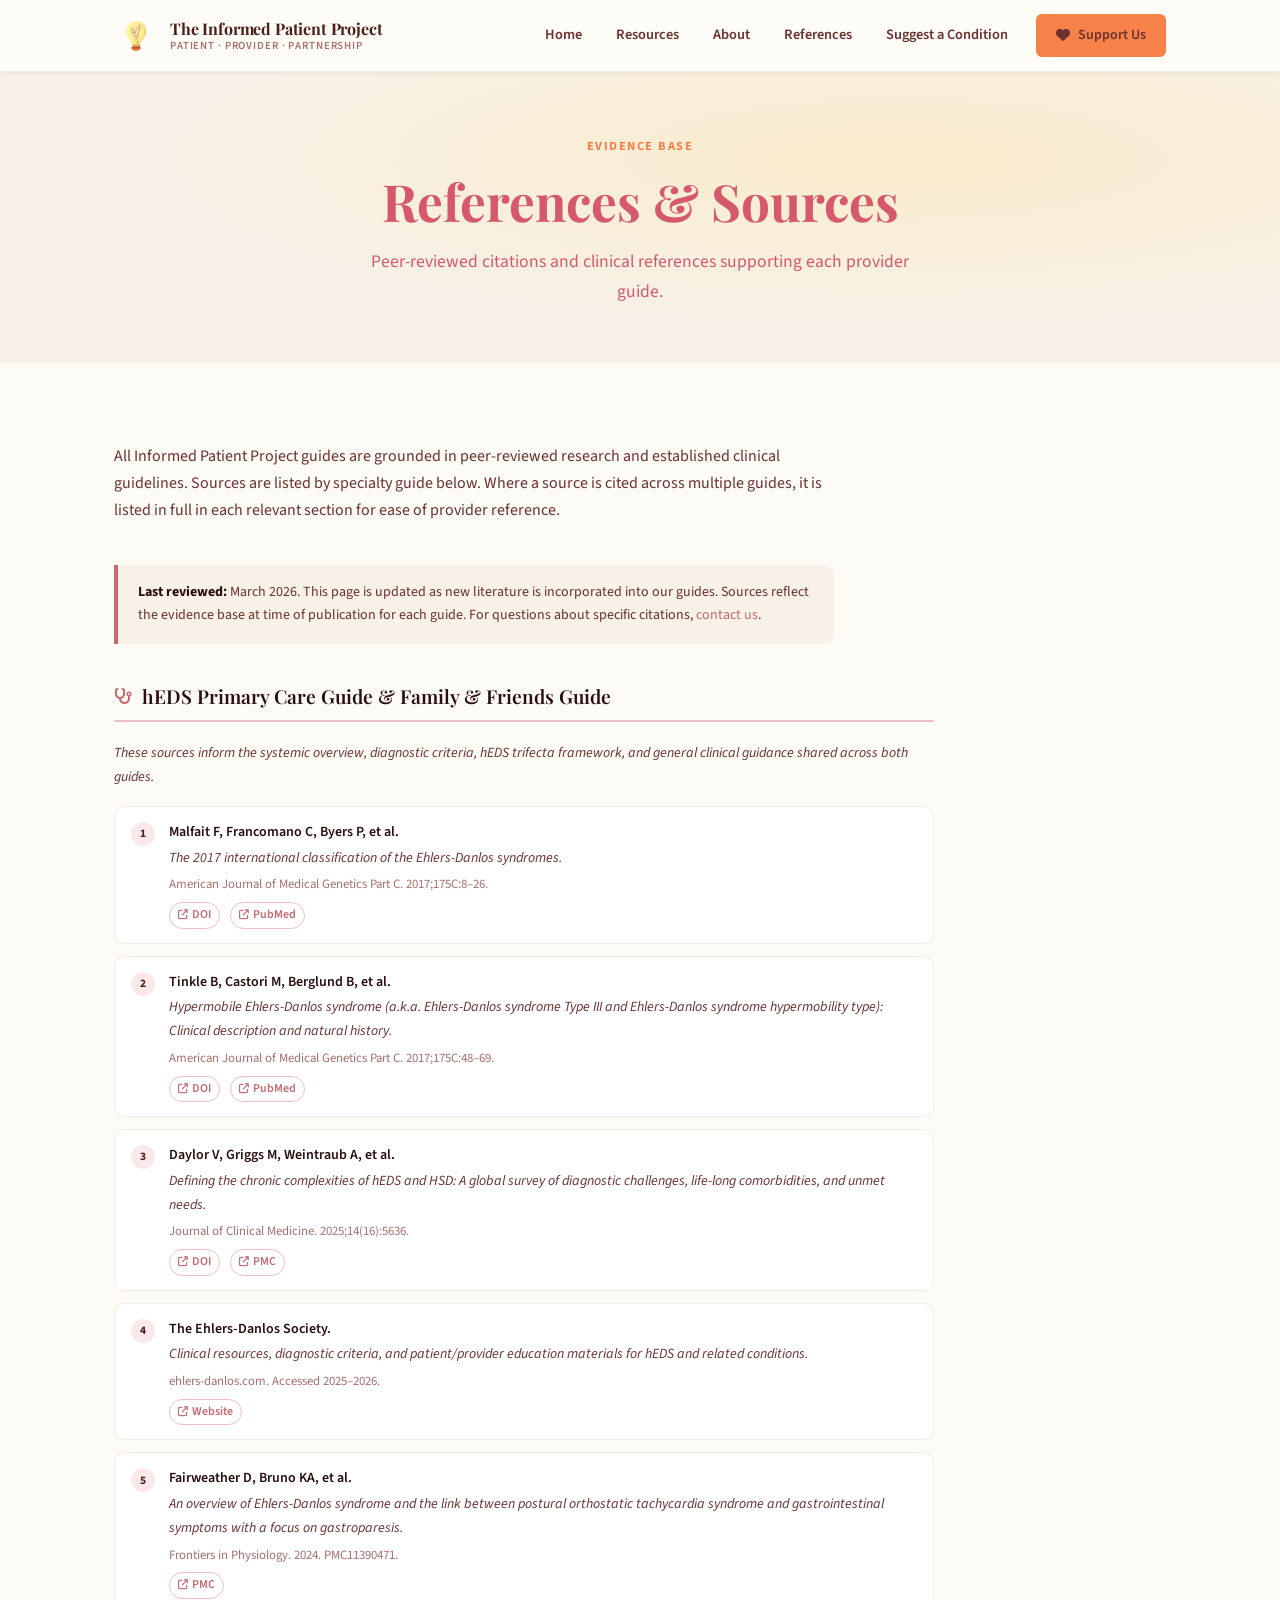
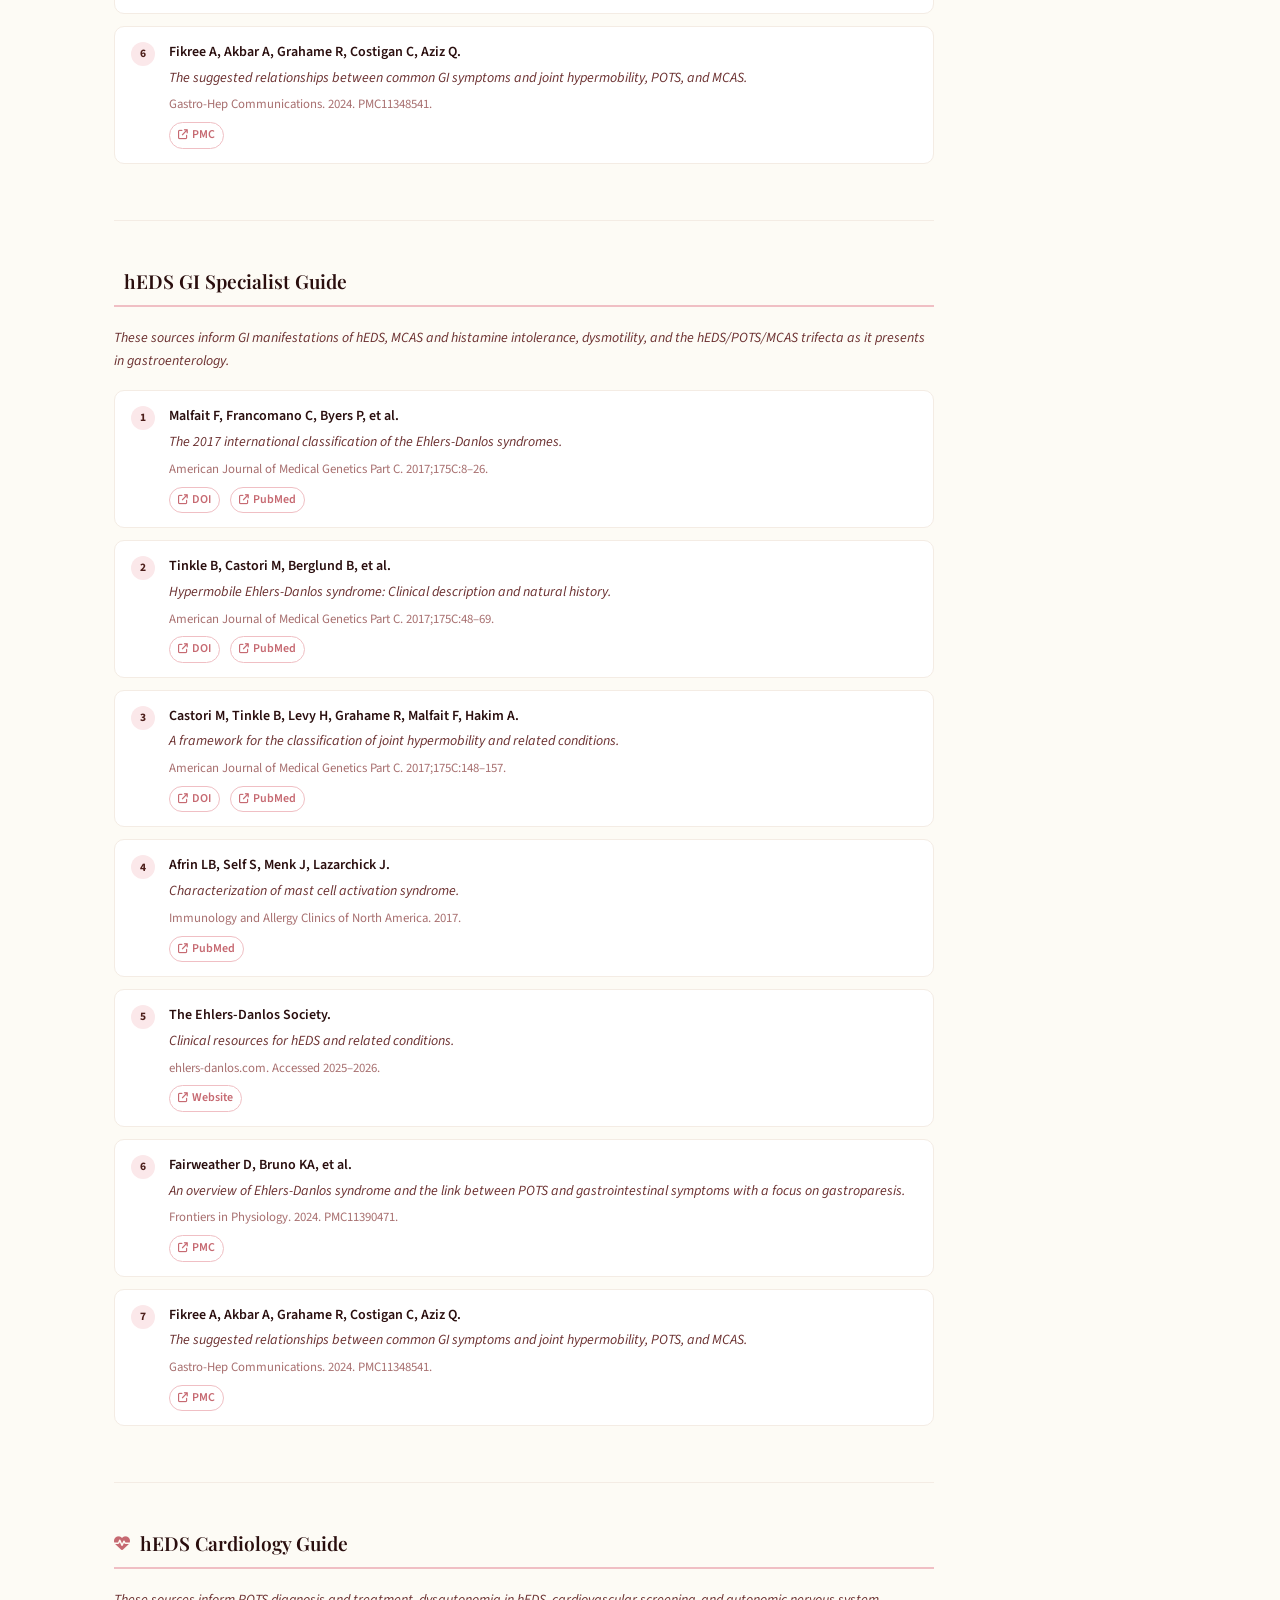
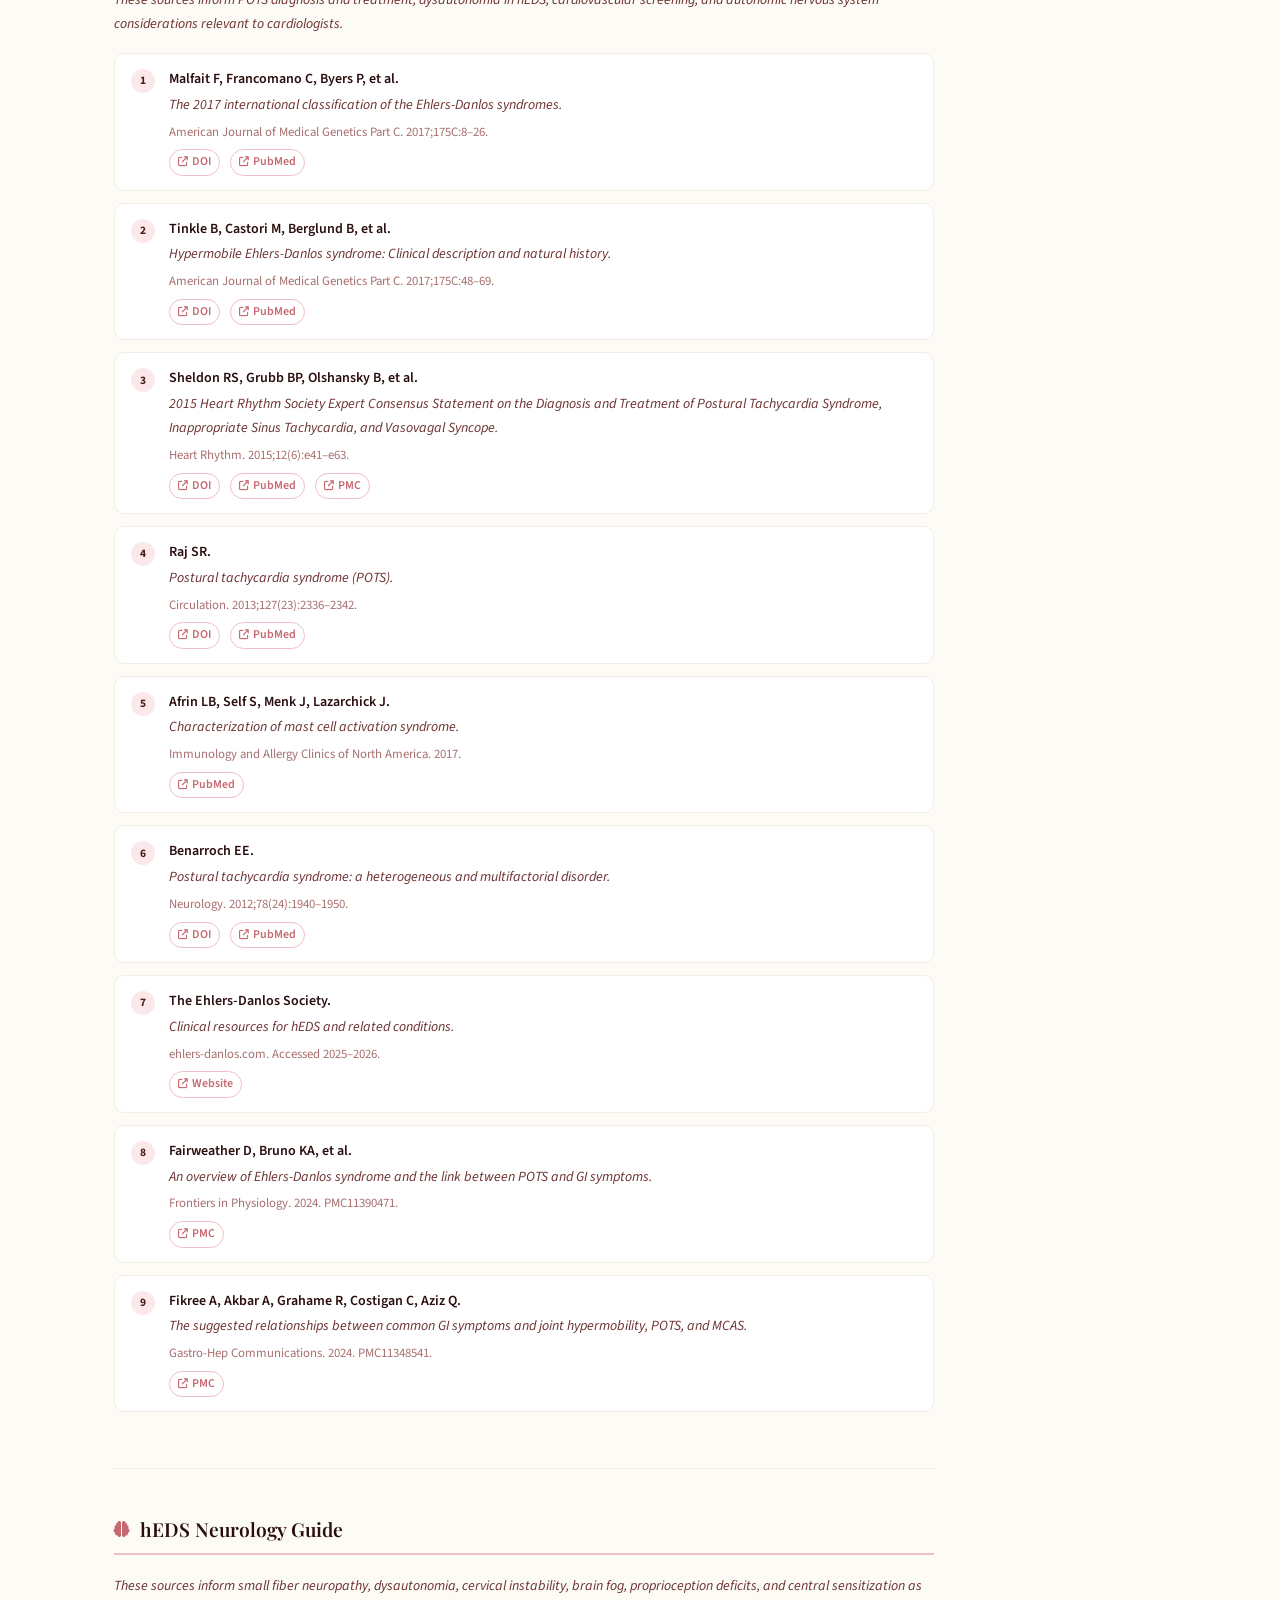
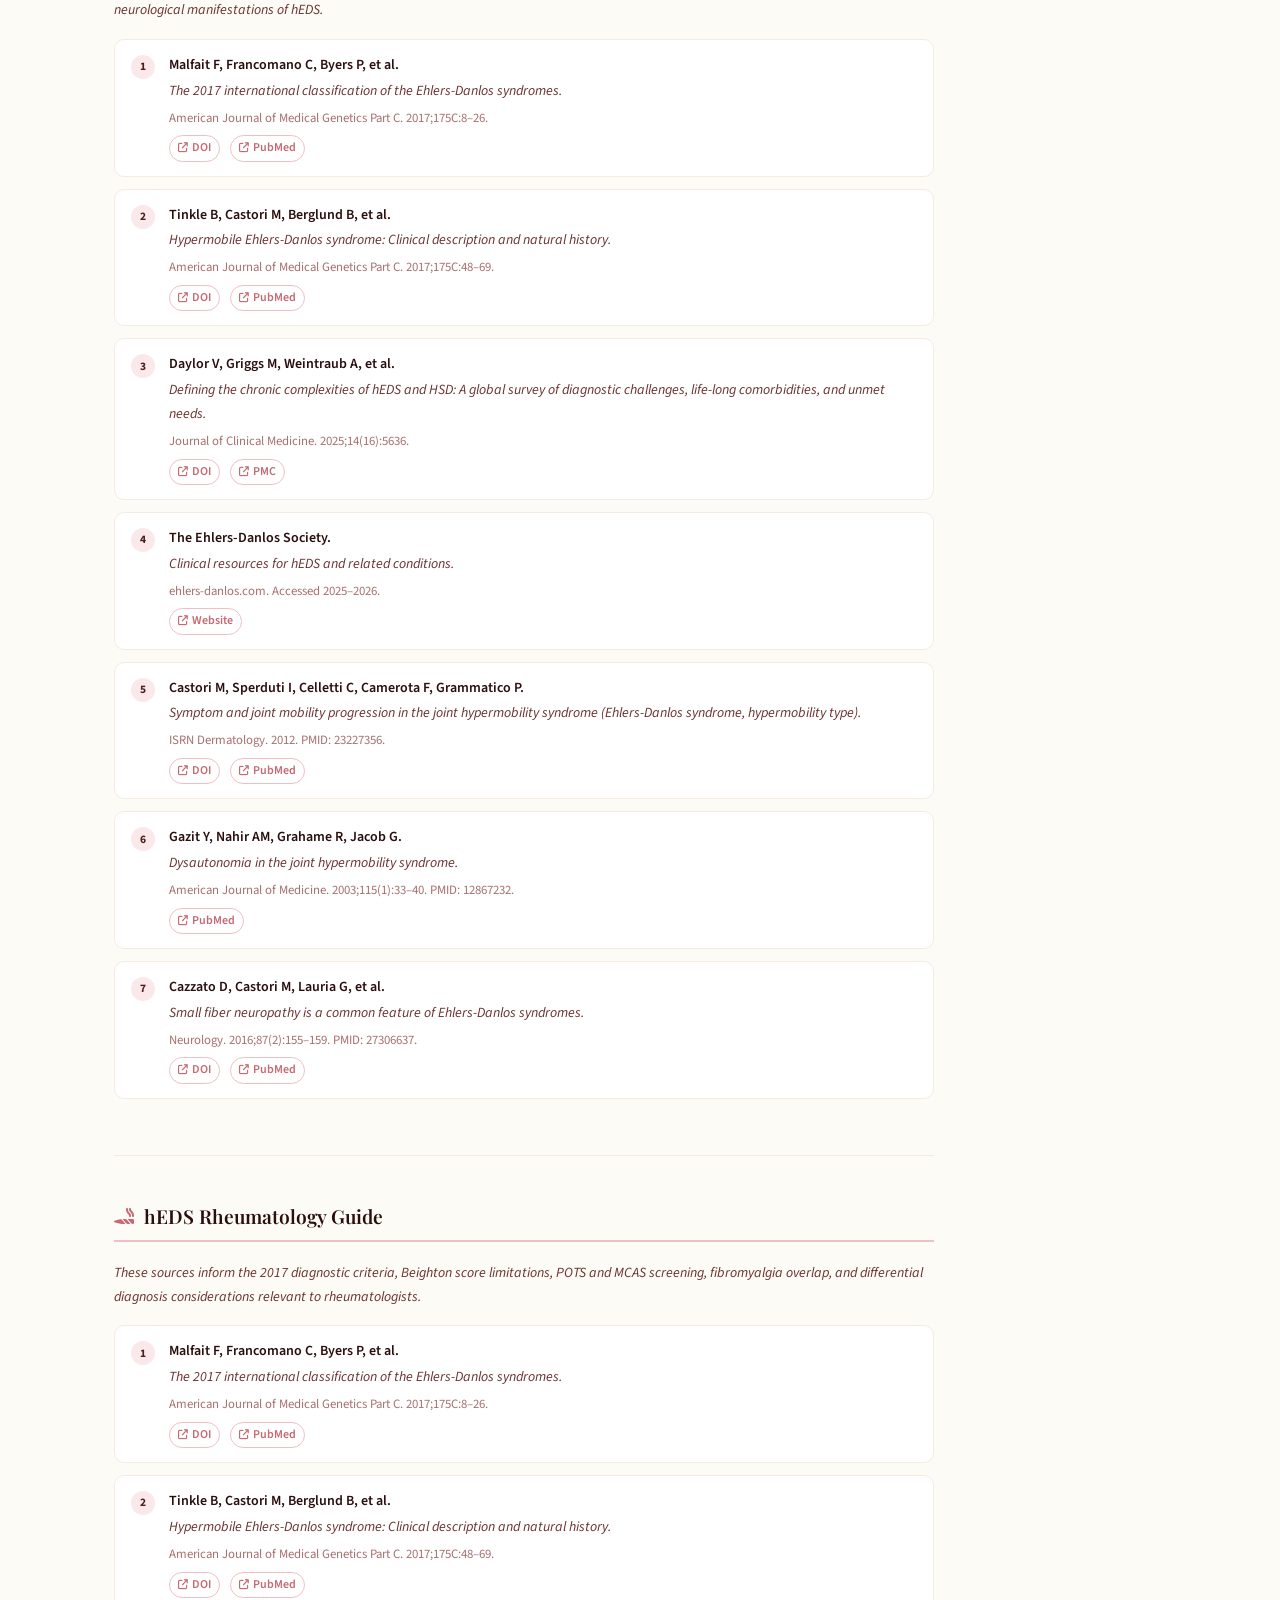
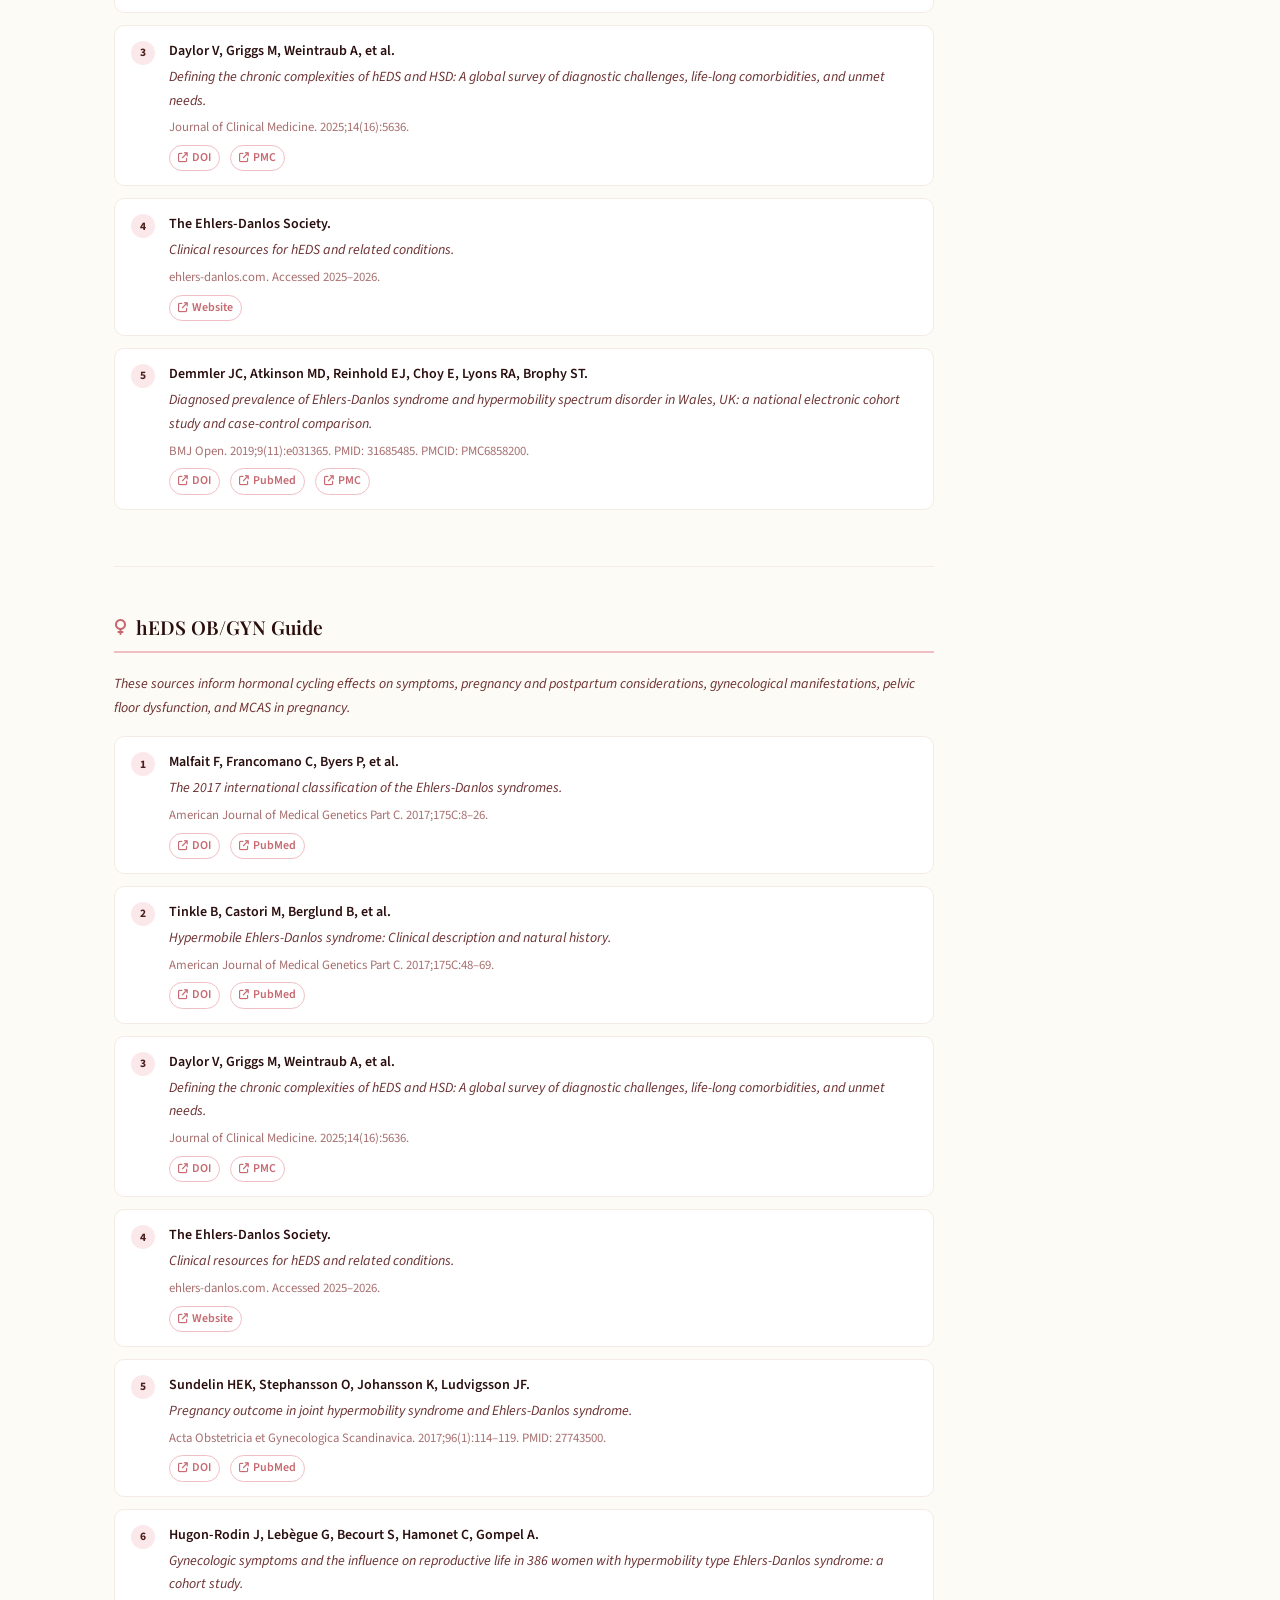
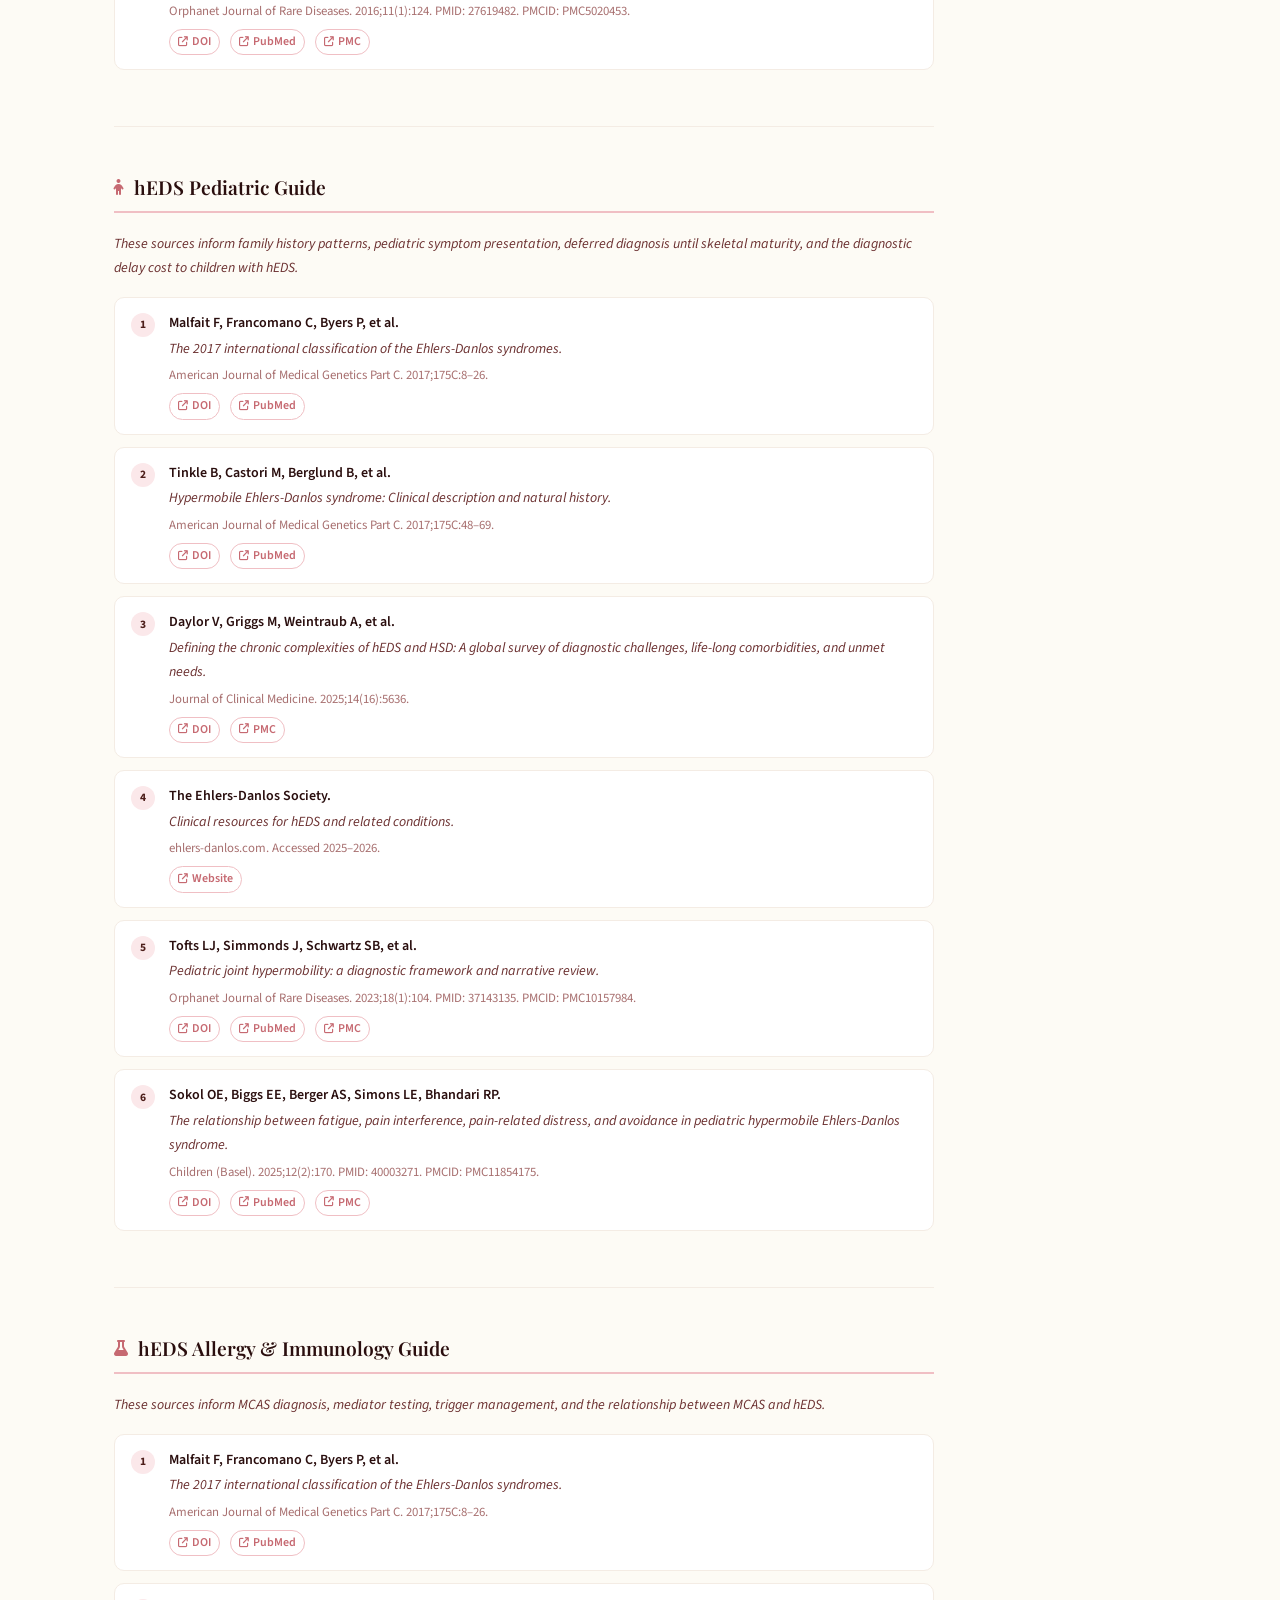
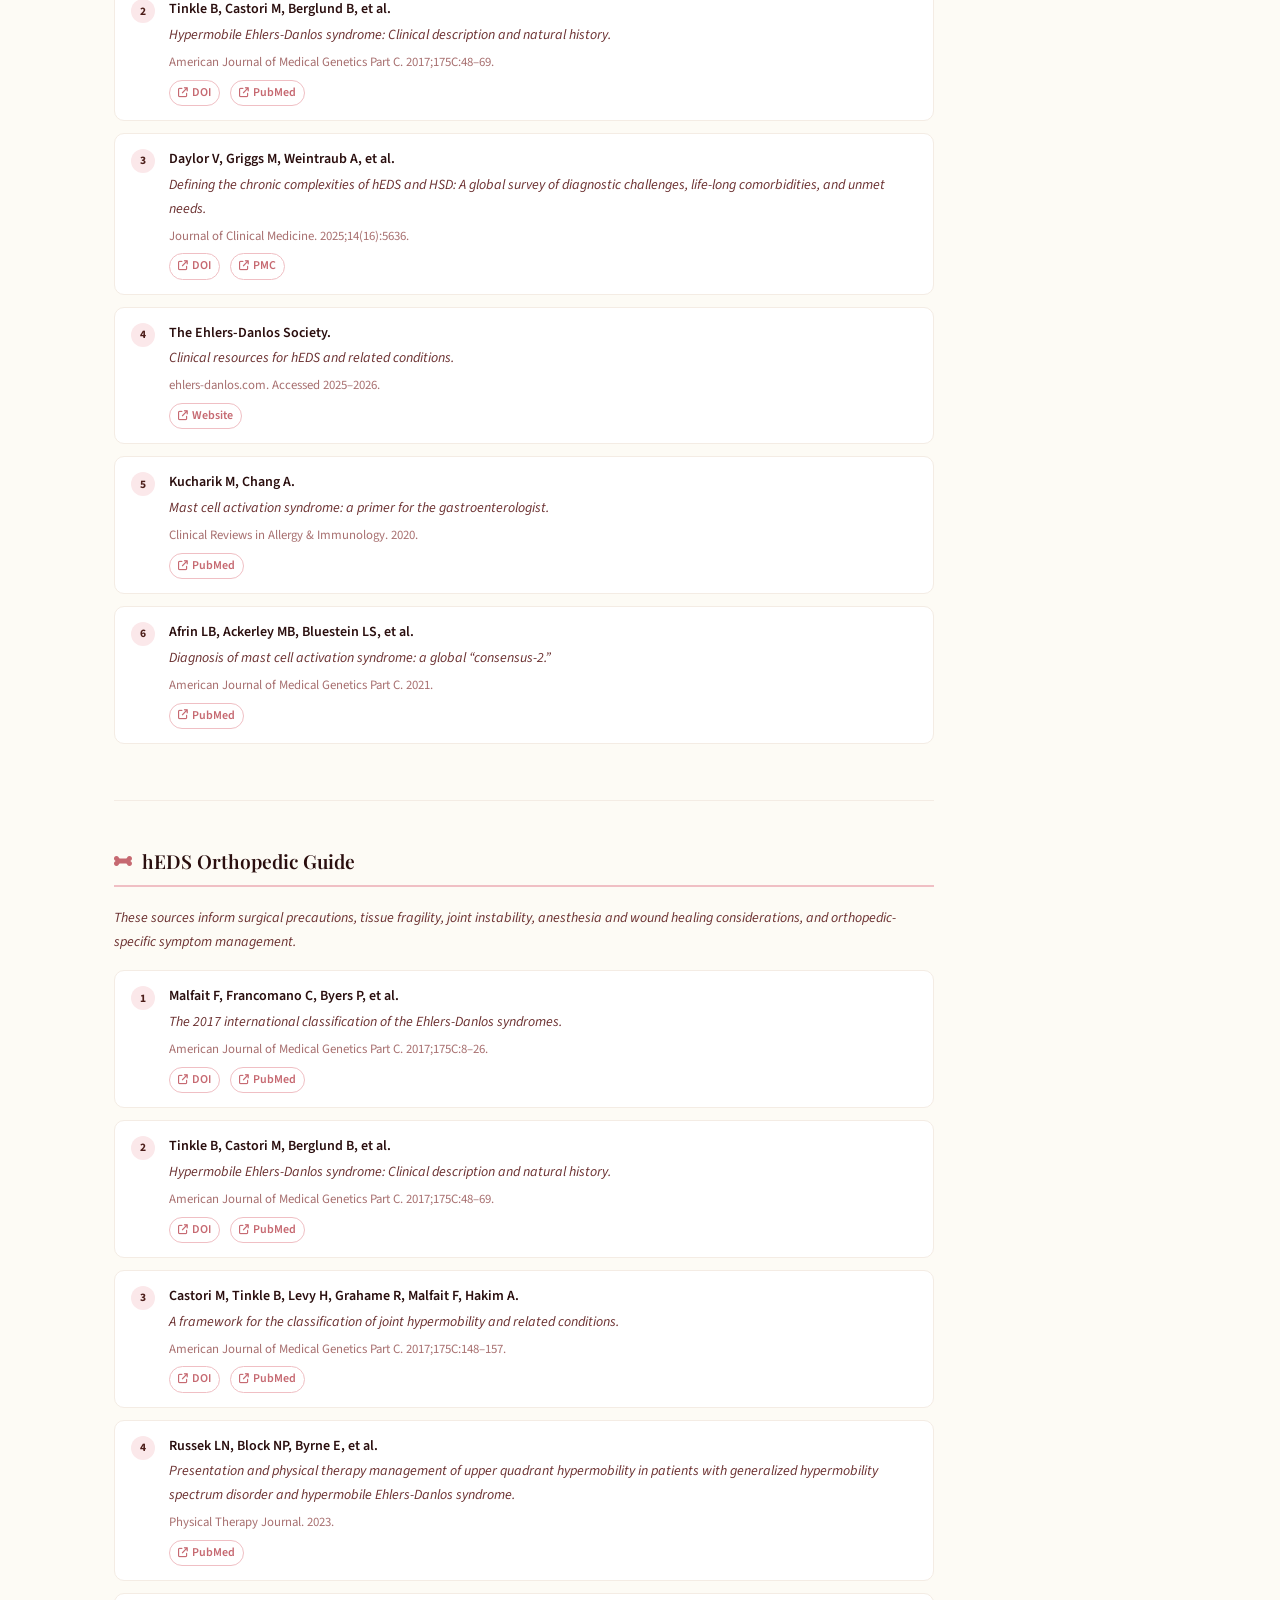
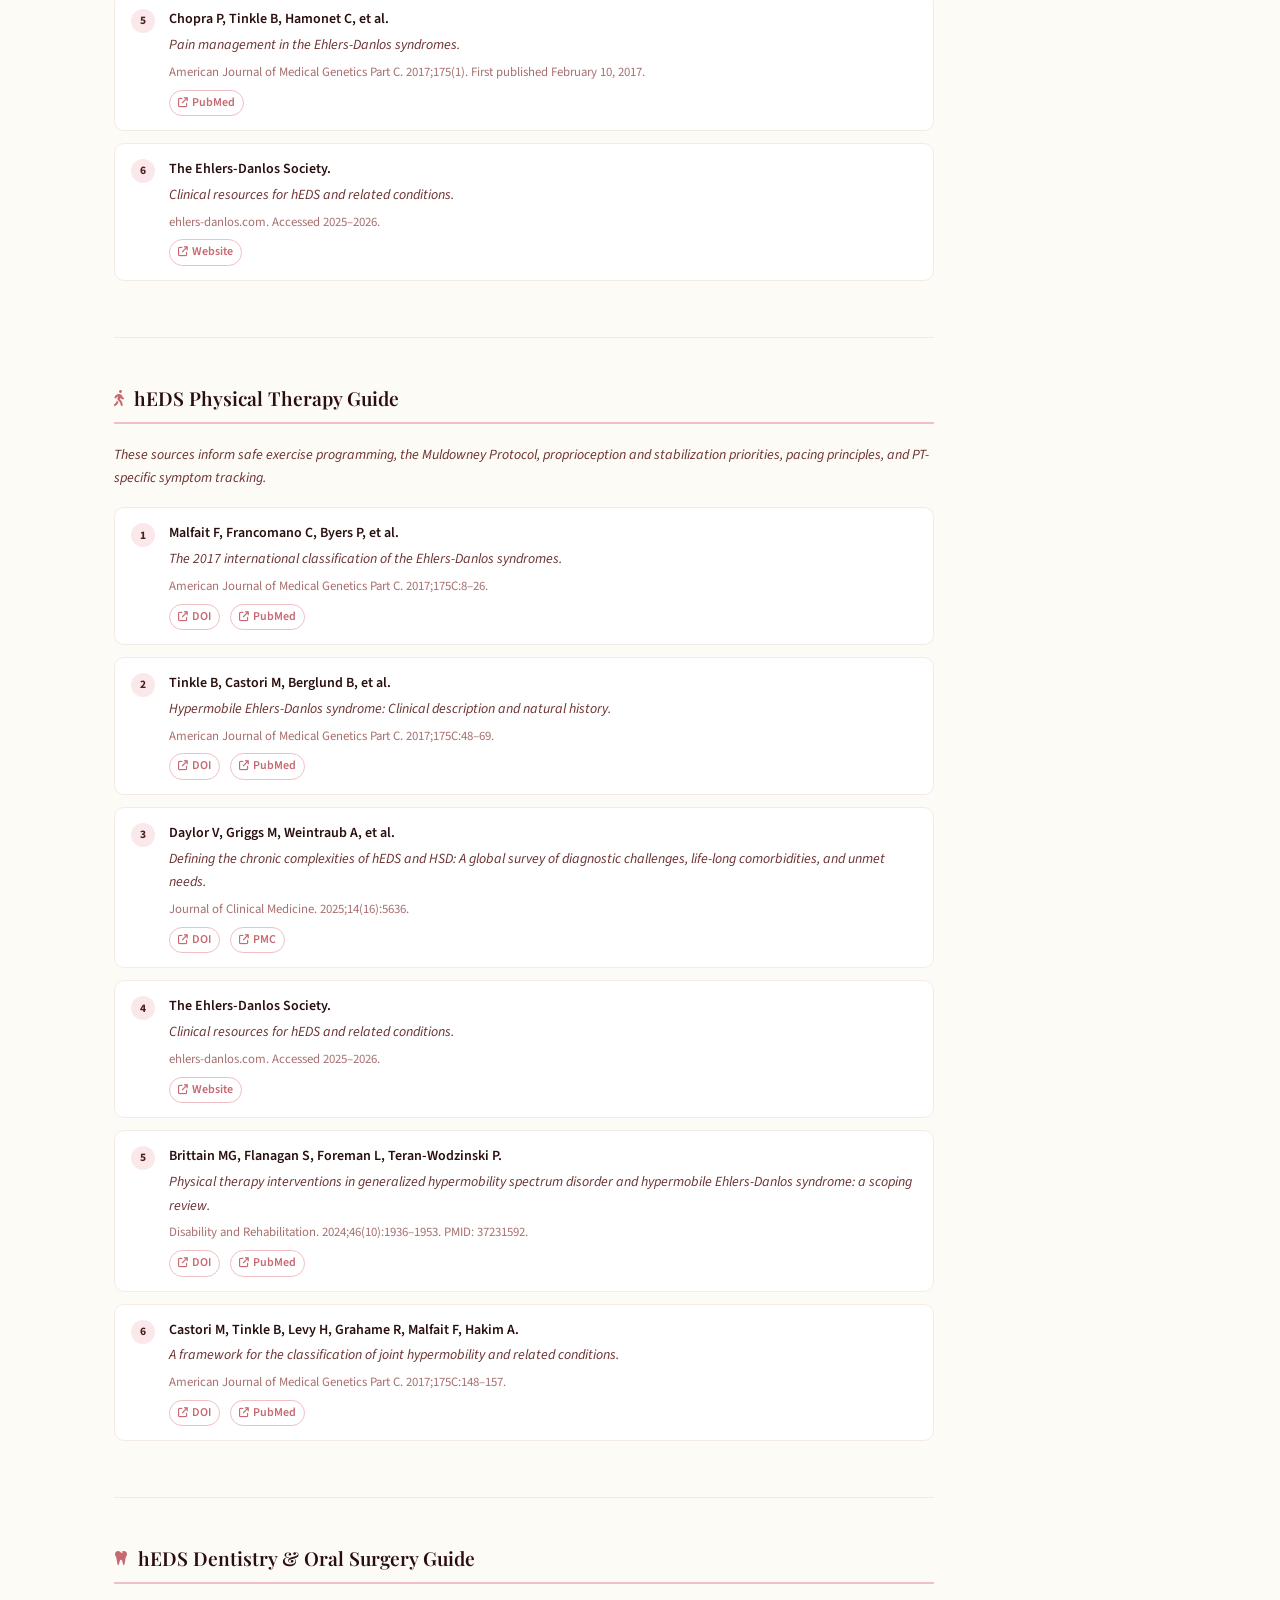
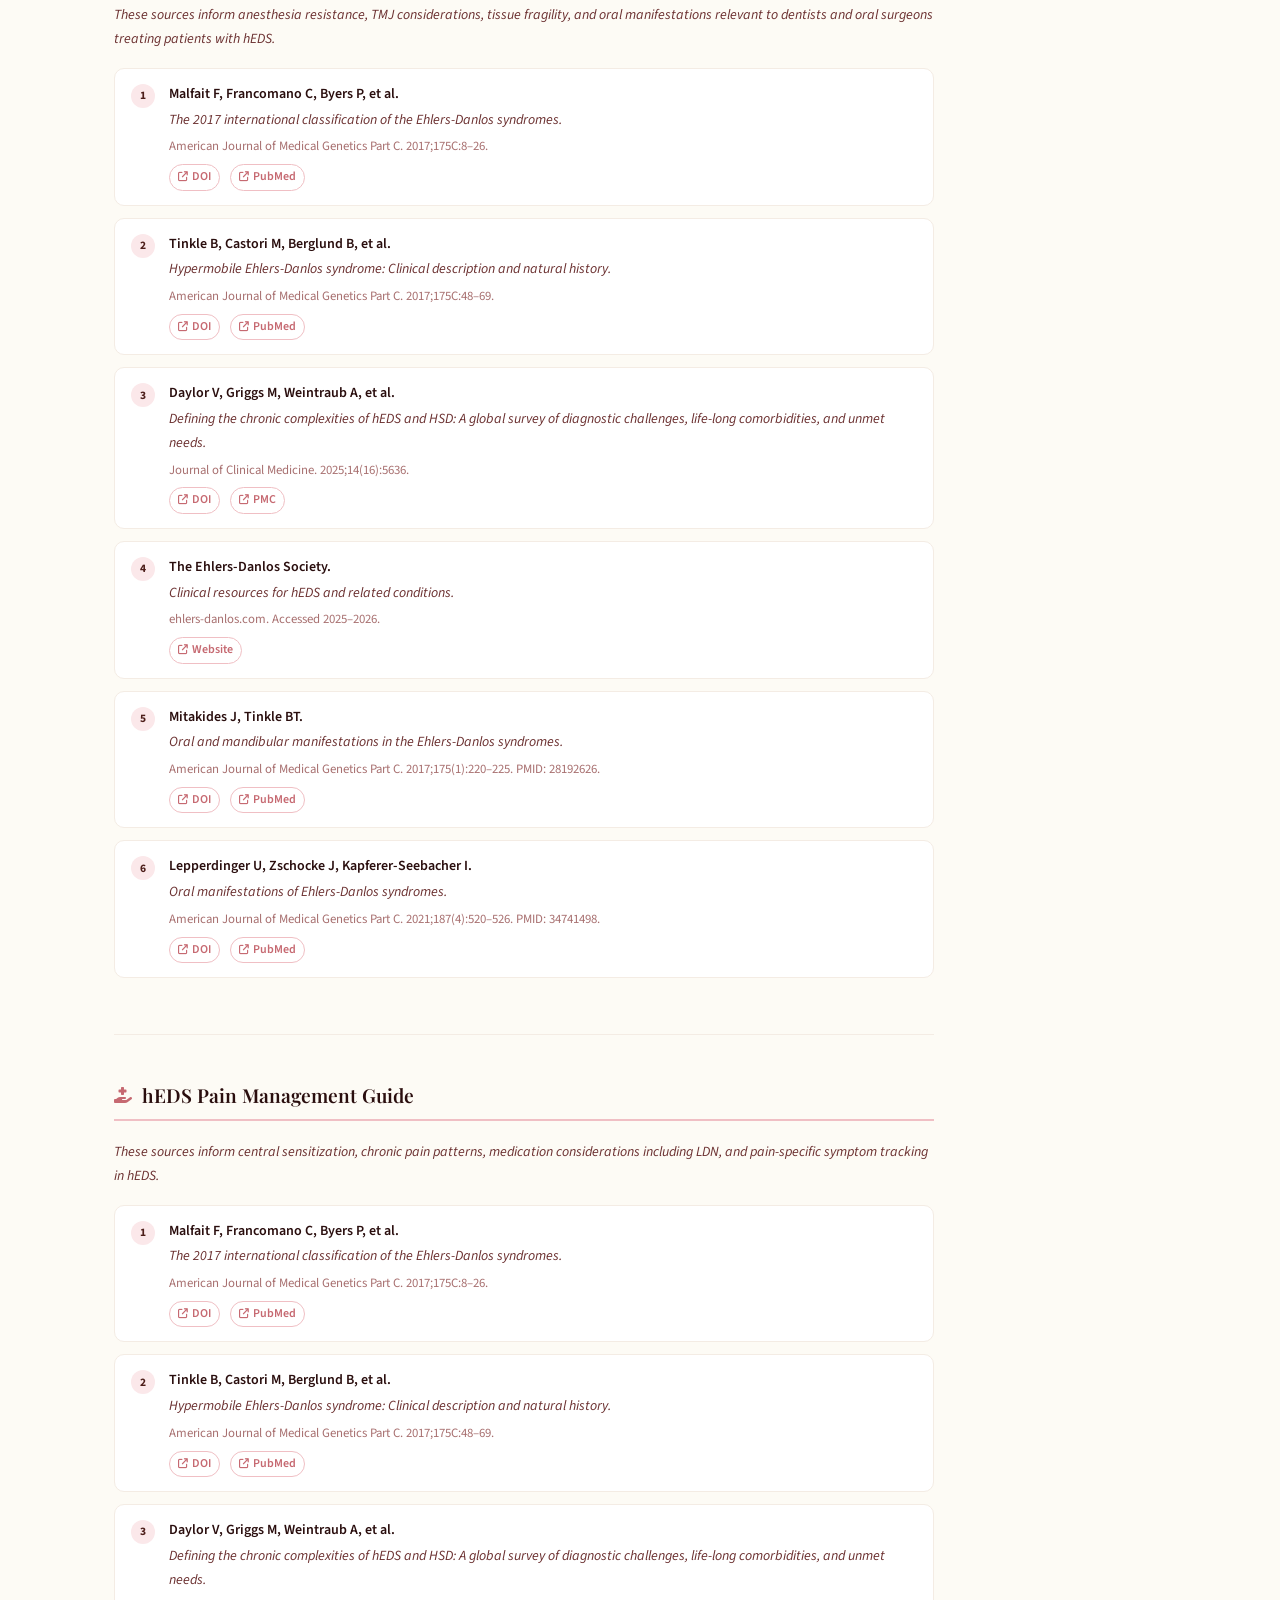
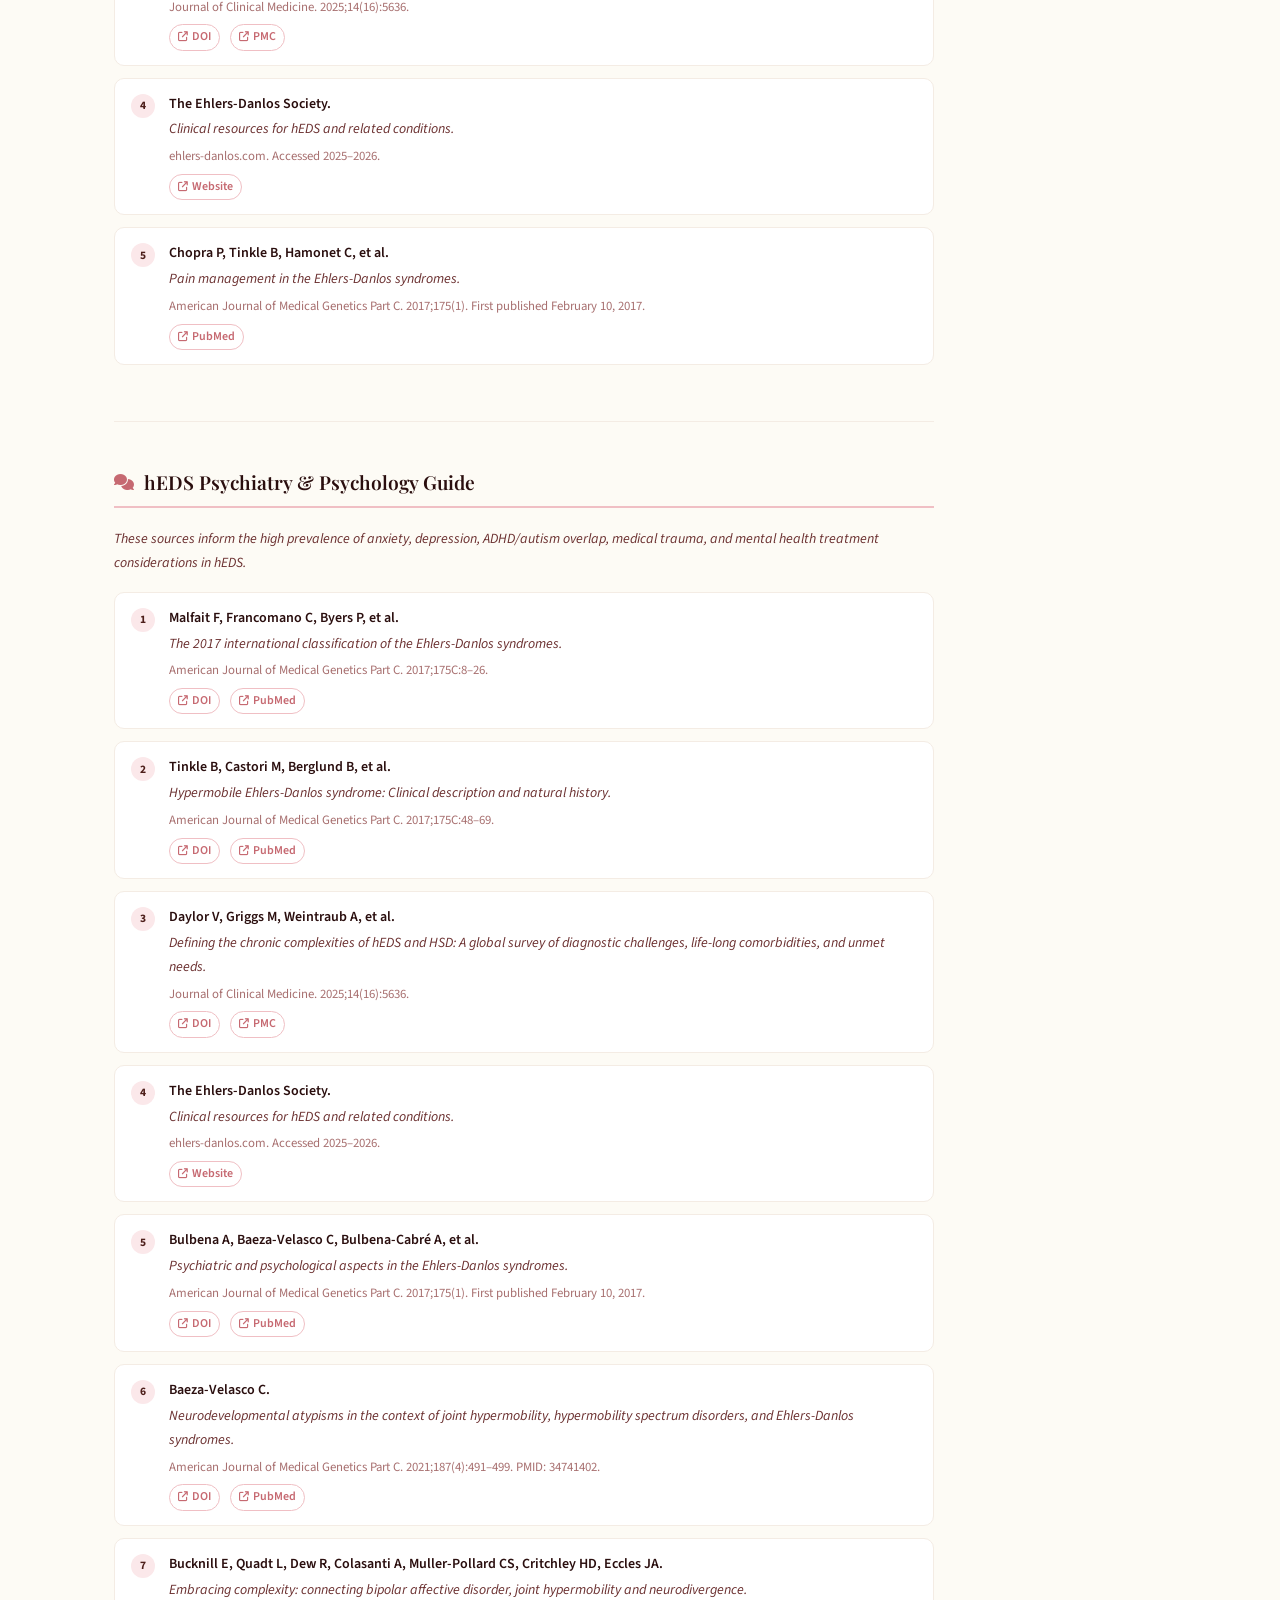
<file: references.html>
<!DOCTYPE html>
<html lang="en">
<head>
  <!-- Google tag (gtag.js) -->
<script async src="https://www.googletagmanager.com/gtag/js?id=G-VT2V2Y6ET5"></script>
<script>
  window.dataLayer = window.dataLayer || [];
  function gtag(){dataLayer.push(arguments);}
  gtag('js', new Date());
  gtag('config', 'G-VT2V2Y6ET5');
</script>
  <meta charset="UTF-8">
  <meta name="viewport" content="width=device-width, initial-scale=1.0">
  <meta name="description" content="Peer-reviewed sources and clinical references supporting The Informed Patient Project's hEDS, POTS, and MCAS provider guides.">
  <title>References &amp; Sources — The Informed Patient Project</title>
  <link rel="icon" type="image/png" href="assets/images/logo.png">
  <link rel="stylesheet" href="assets/css/style.css">
  <link rel="stylesheet" href="https://cdnjs.cloudflare.com/ajax/libs/font-awesome/6.5.0/css/all.min.css">
  <style>
    .ref-intro { max-width: 720px; margin-bottom: 40px; }
    .ref-intro p { font-size: 1rem; }
    .ref-notice {
      background: var(--warm-gray);
      border-left: 4px solid var(--teal-500);
      border-radius: 0 10px 10px 0;
      padding: 16px 20px;
      margin-bottom: 40px;
      font-size: 0.875rem;
      color: var(--text-medium);
      max-width: 720px;
    }
    .ref-notice strong { color: var(--text-dark); }
    .ref-section { margin-bottom: 56px; max-width: 820px; }
    .ref-section-header {
      display: flex;
      align-items: center;
      gap: 10px;
      padding-bottom: 12px;
      border-bottom: 2px solid var(--teal-200);
      margin-bottom: 20px;
    }
    .ref-section-header h2 {
      font-size: 1.2rem;
      font-family: var(--font-heading);
      color: var(--text-dark);
      margin: 0;
    }
    .ref-section-header i { color: var(--teal-500); font-size: 1rem; }
    .ref-framing {
      font-size: 0.875rem;
      color: var(--text-medium);
      margin-bottom: 16px;
      font-style: italic;
    }
    .ref-list {
      list-style: none;
      padding: 0;
      margin: 0;
      display: flex;
      flex-direction: column;
      gap: 12px;
    }
    .ref-item {
      display: flex;
      gap: 14px;
      align-items: flex-start;
      padding: 14px 16px;
      background: white;
      border: 1px solid var(--border-soft);
      border-radius: 10px;
      transition: border-color 0.15s;
    }
    .ref-item:hover { border-color: var(--teal-200); }
    .ref-num {
      flex-shrink: 0;
      width: 24px;
      height: 24px;
      border-radius: 50%;
      background: var(--teal-100);
      color: var(--teal-700);
      font-size: 0.72rem;
      font-weight: 700;
      display: flex;
      align-items: center;
      justify-content: center;
      margin-top: 1px;
    }
    .ref-content { flex: 1; min-width: 0; }
    .ref-authors { font-size: 0.875rem; font-weight: 600; color: var(--text-dark); margin-bottom: 2px; }
    .ref-title { font-size: 0.875rem; color: var(--text-medium); margin-bottom: 4px; font-style: italic; }
    .ref-journal { font-size: 0.8rem; color: var(--text-light); margin-bottom: 6px; }
    .ref-links { display: flex; gap: 10px; flex-wrap: wrap; }
    .ref-link {
      display: inline-flex;
      align-items: center;
      gap: 4px;
      font-size: 0.75rem;
      font-weight: 600;
      color: var(--teal-500);
      text-decoration: none;
      padding: 2px 8px;
      border: 1px solid var(--teal-200);
      border-radius: 20px;
      transition: all 0.15s;
    }
    .ref-link:hover { background: var(--teal-50); color: var(--teal-700); border-color: var(--teal-400); }
    .ref-link i { font-size: 0.65rem; }
    .ref-divider {
      border: none;
      border-top: 1px solid var(--border-soft);
      margin: 48px 0;
      max-width: 820px;
    }
    @media (max-width: 640px) {
      .ref-item { flex-direction: column; gap: 8px; }
      .ref-num { width: 20px; height: 20px; font-size: 0.65rem; }
    }
  </style>
</head>
<body>

  <a href="#main" class="skip-link">Skip to main content</a>

  <nav class="nav" aria-label="Main navigation">
    <div class="nav-inner">
      <a href="index.html" class="nav-logo" aria-label="The Informed Patient Project — Home">
        <img src="assets/images/logo.png" alt="Informed Patient Project logo">
        <div class="nav-logo-text">
          <span class="nav-logo-title">The Informed Patient Project</span>
          <span class="nav-logo-sub">Patient · Provider · Partnership</span>
        </div>
      </a>
      <button class="nav-toggle" id="navToggle" aria-label="Toggle navigation" aria-expanded="false">
        <span></span><span></span><span></span>
      </button>
      <div class="nav-links" id="navLinks">
        <a href="index.html">Home</a>
        <a href="resources.html">Resources</a>
        <a href="about.html">About</a>
        <a href="/references.html">References</a>
        <a href="suggest.html">Suggest a Condition</a>
        <a href="support.html" class="btn btn-warm btn-sm">
          <i class="fa-solid fa-heart"></i> Support Us
        </a>
      </div>
    </div>
  </nav>

  <main id="main">

    <div class="page-hero">
      <div class="container">
        <span class="eyebrow" style="color:var(--amber-light)">Evidence Base</span>
        <h1>References &amp; Sources</h1>
        <p>Peer-reviewed citations and clinical references supporting each provider guide.</p>
      </div>
    </div>

    <section class="section">
      <div class="container">

        <div class="ref-intro">
          <p>All Informed Patient Project guides are grounded in peer-reviewed research and established clinical guidelines. Sources are listed by specialty guide below. Where a source is cited across multiple guides, it is listed in full in each relevant section for ease of provider reference.</p>
        </div>

        <div class="ref-notice">
          <strong>Last reviewed:</strong> March 2026. This page is updated as new literature is incorporated into our guides. Sources reflect the evidence base at time of publication for each guide. For questions about specific citations, <a href="about.html#contact">contact us</a>.
        </div>

        <!-- ── Primary Care & Family and Friends ─────────── -->
        <div class="ref-section" id="primary-care">
          <div class="ref-section-header">
            <i class="fa-solid fa-stethoscope"></i>
            <h2>hEDS Primary Care Guide &amp; Family &amp; Friends Guide</h2>
          </div>
          <p class="ref-framing">These sources inform the systemic overview, diagnostic criteria, hEDS trifecta framework, and general clinical guidance shared across both guides.</p>
          <ol class="ref-list">
            <li class="ref-item">
              <span class="ref-num">1</span>
              <div class="ref-content">
                <p class="ref-authors">Malfait F, Francomano C, Byers P, et al.</p>
                <p class="ref-title">The 2017 international classification of the Ehlers-Danlos syndromes.</p>
                <p class="ref-journal">American Journal of Medical Genetics Part C. 2017;175C:8–26.</p>
                <div class="ref-links">
                  <a class="ref-link" href="https://doi.org/10.1002/ajmg.c.31552" target="_blank" rel="noopener"><i class="fa-solid fa-arrow-up-right-from-square"></i> DOI</a>
                  <a class="ref-link" href="https://pubmed.ncbi.nlm.nih.gov/28306229/" target="_blank" rel="noopener"><i class="fa-solid fa-arrow-up-right-from-square"></i> PubMed</a>
                </div>
              </div>
            </li>
            <li class="ref-item">
              <span class="ref-num">2</span>
              <div class="ref-content">
                <p class="ref-authors">Tinkle B, Castori M, Berglund B, et al.</p>
                <p class="ref-title">Hypermobile Ehlers-Danlos syndrome (a.k.a. Ehlers-Danlos syndrome Type III and Ehlers-Danlos syndrome hypermobility type): Clinical description and natural history.</p>
                <p class="ref-journal">American Journal of Medical Genetics Part C. 2017;175C:48–69.</p>
                <div class="ref-links">
                  <a class="ref-link" href="https://doi.org/10.1002/ajmg.c.31538" target="_blank" rel="noopener"><i class="fa-solid fa-arrow-up-right-from-square"></i> DOI</a>
                  <a class="ref-link" href="https://pubmed.ncbi.nlm.nih.gov/28145611/" target="_blank" rel="noopener"><i class="fa-solid fa-arrow-up-right-from-square"></i> PubMed</a>
                </div>
              </div>
            </li>
            <li class="ref-item">
              <span class="ref-num">3</span>
              <div class="ref-content">
                <p class="ref-authors">Daylor V, Griggs M, Weintraub A, et al.</p>
                <p class="ref-title">Defining the chronic complexities of hEDS and HSD: A global survey of diagnostic challenges, life-long comorbidities, and unmet needs.</p>
                <p class="ref-journal">Journal of Clinical Medicine. 2025;14(16):5636.</p>
                <div class="ref-links">
                  <a class="ref-link" href="https://doi.org/10.3390/jcm14165636" target="_blank" rel="noopener"><i class="fa-solid fa-arrow-up-right-from-square"></i> DOI</a>
                  <a class="ref-link" href="https://pmc.ncbi.nlm.nih.gov/articles/PMC12386360/" target="_blank" rel="noopener"><i class="fa-solid fa-arrow-up-right-from-square"></i> PMC</a>
                </div>
              </div>
            </li>
            <li class="ref-item">
              <span class="ref-num">4</span>
              <div class="ref-content">
                <p class="ref-authors">The Ehlers-Danlos Society.</p>
                <p class="ref-title">Clinical resources, diagnostic criteria, and patient/provider education materials for hEDS and related conditions.</p>
                <p class="ref-journal">ehlers-danlos.com. Accessed 2025–2026.</p>
                <div class="ref-links">
                  <a class="ref-link" href="https://www.ehlers-danlos.com" target="_blank" rel="noopener"><i class="fa-solid fa-arrow-up-right-from-square"></i> Website</a>
                </div>
              </div>
            </li>
            <li class="ref-item">
              <span class="ref-num">5</span>
              <div class="ref-content">
                <p class="ref-authors">Fairweather D, Bruno KA, et al.</p>
                <p class="ref-title">An overview of Ehlers-Danlos syndrome and the link between postural orthostatic tachycardia syndrome and gastrointestinal symptoms with a focus on gastroparesis.</p>
                <p class="ref-journal">Frontiers in Physiology. 2024. PMC11390471.</p>
                <div class="ref-links">
                  <a class="ref-link" href="https://pmc.ncbi.nlm.nih.gov/articles/PMC11390471/" target="_blank" rel="noopener"><i class="fa-solid fa-arrow-up-right-from-square"></i> PMC</a>
                </div>
              </div>
            </li>
            <li class="ref-item">
              <span class="ref-num">6</span>
              <div class="ref-content">
                <p class="ref-authors">Fikree A, Akbar A, Grahame R, Costigan C, Aziz Q.</p>
                <p class="ref-title">The suggested relationships between common GI symptoms and joint hypermobility, POTS, and MCAS.</p>
                <p class="ref-journal">Gastro-Hep Communications. 2024. PMC11348541.</p>
                <div class="ref-links">
                  <a class="ref-link" href="https://pmc.ncbi.nlm.nih.gov/articles/PMC11348541/" target="_blank" rel="noopener"><i class="fa-solid fa-arrow-up-right-from-square"></i> PMC</a>
                </div>
              </div>
            </li>
          </ol>
        </div>

        <hr class="ref-divider">

        <!-- ── GI ─────────────────────────────────────────── -->
        <div class="ref-section" id="gastroenterology">
          <div class="ref-section-header">
            <i class="fa-solid fa-stomach"></i>
            <h2>hEDS GI Specialist Guide</h2>
          </div>
          <p class="ref-framing">These sources inform GI manifestations of hEDS, MCAS and histamine intolerance, dysmotility, and the hEDS/POTS/MCAS trifecta as it presents in gastroenterology.</p>
          <ol class="ref-list">
            <li class="ref-item">
              <span class="ref-num">1</span>
              <div class="ref-content">
                <p class="ref-authors">Malfait F, Francomano C, Byers P, et al.</p>
                <p class="ref-title">The 2017 international classification of the Ehlers-Danlos syndromes.</p>
                <p class="ref-journal">American Journal of Medical Genetics Part C. 2017;175C:8–26.</p>
                <div class="ref-links">
                  <a class="ref-link" href="https://doi.org/10.1002/ajmg.c.31552" target="_blank" rel="noopener"><i class="fa-solid fa-arrow-up-right-from-square"></i> DOI</a>
                  <a class="ref-link" href="https://pubmed.ncbi.nlm.nih.gov/28306229/" target="_blank" rel="noopener"><i class="fa-solid fa-arrow-up-right-from-square"></i> PubMed</a>
                </div>
              </div>
            </li>
            <li class="ref-item">
              <span class="ref-num">2</span>
              <div class="ref-content">
                <p class="ref-authors">Tinkle B, Castori M, Berglund B, et al.</p>
                <p class="ref-title">Hypermobile Ehlers-Danlos syndrome: Clinical description and natural history.</p>
                <p class="ref-journal">American Journal of Medical Genetics Part C. 2017;175C:48–69.</p>
                <div class="ref-links">
                  <a class="ref-link" href="https://doi.org/10.1002/ajmg.c.31538" target="_blank" rel="noopener"><i class="fa-solid fa-arrow-up-right-from-square"></i> DOI</a>
                  <a class="ref-link" href="https://pubmed.ncbi.nlm.nih.gov/28145611/" target="_blank" rel="noopener"><i class="fa-solid fa-arrow-up-right-from-square"></i> PubMed</a>
                </div>
              </div>
            </li>
            <li class="ref-item">
              <span class="ref-num">3</span>
              <div class="ref-content">
                <p class="ref-authors">Castori M, Tinkle B, Levy H, Grahame R, Malfait F, Hakim A.</p>
                <p class="ref-title">A framework for the classification of joint hypermobility and related conditions.</p>
                <p class="ref-journal">American Journal of Medical Genetics Part C. 2017;175C:148–157.</p>
                <div class="ref-links">
                  <a class="ref-link" href="https://doi.org/10.1002/ajmg.c.31539" target="_blank" rel="noopener"><i class="fa-solid fa-arrow-up-right-from-square"></i> DOI</a>
                  <a class="ref-link" href="https://pubmed.ncbi.nlm.nih.gov/28306230/" target="_blank" rel="noopener"><i class="fa-solid fa-arrow-up-right-from-square"></i> PubMed</a>
                </div>
              </div>
            </li>
            <li class="ref-item">
              <span class="ref-num">4</span>
              <div class="ref-content">
                <p class="ref-authors">Afrin LB, Self S, Menk J, Lazarchick J.</p>
                <p class="ref-title">Characterization of mast cell activation syndrome.</p>
                <p class="ref-journal">Immunology and Allergy Clinics of North America. 2017.</p>
                <div class="ref-links">
                  <a class="ref-link" href="https://pubmed.ncbi.nlm.nih.gov/28577709/" target="_blank" rel="noopener"><i class="fa-solid fa-arrow-up-right-from-square"></i> PubMed</a>
                </div>
              </div>
            </li>
            <li class="ref-item">
              <span class="ref-num">5</span>
              <div class="ref-content">
                <p class="ref-authors">The Ehlers-Danlos Society.</p>
                <p class="ref-title">Clinical resources for hEDS and related conditions.</p>
                <p class="ref-journal">ehlers-danlos.com. Accessed 2025–2026.</p>
                <div class="ref-links">
                  <a class="ref-link" href="https://www.ehlers-danlos.com" target="_blank" rel="noopener"><i class="fa-solid fa-arrow-up-right-from-square"></i> Website</a>
                </div>
              </div>
            </li>
            <li class="ref-item">
              <span class="ref-num">6</span>
              <div class="ref-content">
                <p class="ref-authors">Fairweather D, Bruno KA, et al.</p>
                <p class="ref-title">An overview of Ehlers-Danlos syndrome and the link between POTS and gastrointestinal symptoms with a focus on gastroparesis.</p>
                <p class="ref-journal">Frontiers in Physiology. 2024. PMC11390471.</p>
                <div class="ref-links">
                  <a class="ref-link" href="https://pmc.ncbi.nlm.nih.gov/articles/PMC11390471/" target="_blank" rel="noopener"><i class="fa-solid fa-arrow-up-right-from-square"></i> PMC</a>
                </div>
              </div>
            </li>
            <li class="ref-item">
              <span class="ref-num">7</span>
              <div class="ref-content">
                <p class="ref-authors">Fikree A, Akbar A, Grahame R, Costigan C, Aziz Q.</p>
                <p class="ref-title">The suggested relationships between common GI symptoms and joint hypermobility, POTS, and MCAS.</p>
                <p class="ref-journal">Gastro-Hep Communications. 2024. PMC11348541.</p>
                <div class="ref-links">
                  <a class="ref-link" href="https://pmc.ncbi.nlm.nih.gov/articles/PMC11348541/" target="_blank" rel="noopener"><i class="fa-solid fa-arrow-up-right-from-square"></i> PMC</a>
                </div>
              </div>
            </li>
          </ol>
        </div>

        <hr class="ref-divider">

        <!-- ── Cardiology ─────────────────────────────────── -->
        <div class="ref-section" id="cardiology">
          <div class="ref-section-header">
            <i class="fa-solid fa-heart-pulse"></i>
            <h2>hEDS Cardiology Guide</h2>
          </div>
          <p class="ref-framing">These sources inform POTS diagnosis and treatment, dysautonomia in hEDS, cardiovascular screening, and autonomic nervous system considerations relevant to cardiologists.</p>
          <ol class="ref-list">
            <li class="ref-item">
              <span class="ref-num">1</span>
              <div class="ref-content">
                <p class="ref-authors">Malfait F, Francomano C, Byers P, et al.</p>
                <p class="ref-title">The 2017 international classification of the Ehlers-Danlos syndromes.</p>
                <p class="ref-journal">American Journal of Medical Genetics Part C. 2017;175C:8–26.</p>
                <div class="ref-links">
                  <a class="ref-link" href="https://doi.org/10.1002/ajmg.c.31552" target="_blank" rel="noopener"><i class="fa-solid fa-arrow-up-right-from-square"></i> DOI</a>
                  <a class="ref-link" href="https://pubmed.ncbi.nlm.nih.gov/28306229/" target="_blank" rel="noopener"><i class="fa-solid fa-arrow-up-right-from-square"></i> PubMed</a>
                </div>
              </div>
            </li>
            <li class="ref-item">
              <span class="ref-num">2</span>
              <div class="ref-content">
                <p class="ref-authors">Tinkle B, Castori M, Berglund B, et al.</p>
                <p class="ref-title">Hypermobile Ehlers-Danlos syndrome: Clinical description and natural history.</p>
                <p class="ref-journal">American Journal of Medical Genetics Part C. 2017;175C:48–69.</p>
                <div class="ref-links">
                  <a class="ref-link" href="https://doi.org/10.1002/ajmg.c.31538" target="_blank" rel="noopener"><i class="fa-solid fa-arrow-up-right-from-square"></i> DOI</a>
                  <a class="ref-link" href="https://pubmed.ncbi.nlm.nih.gov/28145611/" target="_blank" rel="noopener"><i class="fa-solid fa-arrow-up-right-from-square"></i> PubMed</a>
                </div>
              </div>
            </li>
            <li class="ref-item">
              <span class="ref-num">3</span>
              <div class="ref-content">
                <p class="ref-authors">Sheldon RS, Grubb BP, Olshansky B, et al.</p>
                <p class="ref-title">2015 Heart Rhythm Society Expert Consensus Statement on the Diagnosis and Treatment of Postural Tachycardia Syndrome, Inappropriate Sinus Tachycardia, and Vasovagal Syncope.</p>
                <p class="ref-journal">Heart Rhythm. 2015;12(6):e41–e63.</p>
                <div class="ref-links">
                  <a class="ref-link" href="https://doi.org/10.1016/j.hrthm.2015.03.029" target="_blank" rel="noopener"><i class="fa-solid fa-arrow-up-right-from-square"></i> DOI</a>
                  <a class="ref-link" href="https://pubmed.ncbi.nlm.nih.gov/25980576/" target="_blank" rel="noopener"><i class="fa-solid fa-arrow-up-right-from-square"></i> PubMed</a>
                  <a class="ref-link" href="https://pmc.ncbi.nlm.nih.gov/articles/PMC5267948/" target="_blank" rel="noopener"><i class="fa-solid fa-arrow-up-right-from-square"></i> PMC</a>
                </div>
              </div>
            </li>
            <li class="ref-item">
              <span class="ref-num">4</span>
              <div class="ref-content">
                <p class="ref-authors">Raj SR.</p>
                <p class="ref-title">Postural tachycardia syndrome (POTS).</p>
                <p class="ref-journal">Circulation. 2013;127(23):2336–2342.</p>
                <div class="ref-links">
                  <a class="ref-link" href="https://doi.org/10.1161/CIRCULATIONAHA.112.144501" target="_blank" rel="noopener"><i class="fa-solid fa-arrow-up-right-from-square"></i> DOI</a>
                  <a class="ref-link" href="https://pubmed.ncbi.nlm.nih.gov/23753844/" target="_blank" rel="noopener"><i class="fa-solid fa-arrow-up-right-from-square"></i> PubMed</a>
                </div>
              </div>
            </li>
            <li class="ref-item">
              <span class="ref-num">5</span>
              <div class="ref-content">
                <p class="ref-authors">Afrin LB, Self S, Menk J, Lazarchick J.</p>
                <p class="ref-title">Characterization of mast cell activation syndrome.</p>
                <p class="ref-journal">Immunology and Allergy Clinics of North America. 2017.</p>
                <div class="ref-links">
                  <a class="ref-link" href="https://pubmed.ncbi.nlm.nih.gov/28577709/" target="_blank" rel="noopener"><i class="fa-solid fa-arrow-up-right-from-square"></i> PubMed</a>
                </div>
              </div>
            </li>
            <li class="ref-item">
              <span class="ref-num">6</span>
              <div class="ref-content">
                <p class="ref-authors">Benarroch EE.</p>
                <p class="ref-title">Postural tachycardia syndrome: a heterogeneous and multifactorial disorder.</p>
                <p class="ref-journal">Neurology. 2012;78(24):1940–1950.</p>
                <div class="ref-links">
                  <a class="ref-link" href="https://doi.org/10.1212/WNL.0b013e318259f03c" target="_blank" rel="noopener"><i class="fa-solid fa-arrow-up-right-from-square"></i> DOI</a>
                  <a class="ref-link" href="https://pubmed.ncbi.nlm.nih.gov/22689737/" target="_blank" rel="noopener"><i class="fa-solid fa-arrow-up-right-from-square"></i> PubMed</a>
                </div>
              </div>
            </li>
            <li class="ref-item">
              <span class="ref-num">7</span>
              <div class="ref-content">
                <p class="ref-authors">The Ehlers-Danlos Society.</p>
                <p class="ref-title">Clinical resources for hEDS and related conditions.</p>
                <p class="ref-journal">ehlers-danlos.com. Accessed 2025–2026.</p>
                <div class="ref-links">
                  <a class="ref-link" href="https://www.ehlers-danlos.com" target="_blank" rel="noopener"><i class="fa-solid fa-arrow-up-right-from-square"></i> Website</a>
                </div>
              </div>
            </li>
            <li class="ref-item">
              <span class="ref-num">8</span>
              <div class="ref-content">
                <p class="ref-authors">Fairweather D, Bruno KA, et al.</p>
                <p class="ref-title">An overview of Ehlers-Danlos syndrome and the link between POTS and GI symptoms.</p>
                <p class="ref-journal">Frontiers in Physiology. 2024. PMC11390471.</p>
                <div class="ref-links">
                  <a class="ref-link" href="https://pmc.ncbi.nlm.nih.gov/articles/PMC11390471/" target="_blank" rel="noopener"><i class="fa-solid fa-arrow-up-right-from-square"></i> PMC</a>
                </div>
              </div>
            </li>
            <li class="ref-item">
              <span class="ref-num">9</span>
              <div class="ref-content">
                <p class="ref-authors">Fikree A, Akbar A, Grahame R, Costigan C, Aziz Q.</p>
                <p class="ref-title">The suggested relationships between common GI symptoms and joint hypermobility, POTS, and MCAS.</p>
                <p class="ref-journal">Gastro-Hep Communications. 2024. PMC11348541.</p>
                <div class="ref-links">
                  <a class="ref-link" href="https://pmc.ncbi.nlm.nih.gov/articles/PMC11348541/" target="_blank" rel="noopener"><i class="fa-solid fa-arrow-up-right-from-square"></i> PMC</a>
                </div>
              </div>
            </li>
          </ol>
        </div>

        <hr class="ref-divider">

        <!-- ── Neurology ──────────────────────────────────── -->
        <div class="ref-section" id="neurology">
          <div class="ref-section-header">
            <i class="fa-solid fa-brain"></i>
            <h2>hEDS Neurology Guide</h2>
          </div>
          <p class="ref-framing">These sources inform small fiber neuropathy, dysautonomia, cervical instability, brain fog, proprioception deficits, and central sensitization as neurological manifestations of hEDS.</p>
          <ol class="ref-list">
            <li class="ref-item">
              <span class="ref-num">1</span>
              <div class="ref-content">
                <p class="ref-authors">Malfait F, Francomano C, Byers P, et al.</p>
                <p class="ref-title">The 2017 international classification of the Ehlers-Danlos syndromes.</p>
                <p class="ref-journal">American Journal of Medical Genetics Part C. 2017;175C:8–26.</p>
                <div class="ref-links">
                  <a class="ref-link" href="https://doi.org/10.1002/ajmg.c.31552" target="_blank" rel="noopener"><i class="fa-solid fa-arrow-up-right-from-square"></i> DOI</a>
                  <a class="ref-link" href="https://pubmed.ncbi.nlm.nih.gov/28306229/" target="_blank" rel="noopener"><i class="fa-solid fa-arrow-up-right-from-square"></i> PubMed</a>
                </div>
              </div>
            </li>
            <li class="ref-item">
              <span class="ref-num">2</span>
              <div class="ref-content">
                <p class="ref-authors">Tinkle B, Castori M, Berglund B, et al.</p>
                <p class="ref-title">Hypermobile Ehlers-Danlos syndrome: Clinical description and natural history.</p>
                <p class="ref-journal">American Journal of Medical Genetics Part C. 2017;175C:48–69.</p>
                <div class="ref-links">
                  <a class="ref-link" href="https://doi.org/10.1002/ajmg.c.31538" target="_blank" rel="noopener"><i class="fa-solid fa-arrow-up-right-from-square"></i> DOI</a>
                  <a class="ref-link" href="https://pubmed.ncbi.nlm.nih.gov/28145611/" target="_blank" rel="noopener"><i class="fa-solid fa-arrow-up-right-from-square"></i> PubMed</a>
                </div>
              </div>
            </li>
            <li class="ref-item">
              <span class="ref-num">3</span>
              <div class="ref-content">
                <p class="ref-authors">Daylor V, Griggs M, Weintraub A, et al.</p>
                <p class="ref-title">Defining the chronic complexities of hEDS and HSD: A global survey of diagnostic challenges, life-long comorbidities, and unmet needs.</p>
                <p class="ref-journal">Journal of Clinical Medicine. 2025;14(16):5636.</p>
                <div class="ref-links">
                  <a class="ref-link" href="https://doi.org/10.3390/jcm14165636" target="_blank" rel="noopener"><i class="fa-solid fa-arrow-up-right-from-square"></i> DOI</a>
                  <a class="ref-link" href="https://pmc.ncbi.nlm.nih.gov/articles/PMC12386360/" target="_blank" rel="noopener"><i class="fa-solid fa-arrow-up-right-from-square"></i> PMC</a>
                </div>
              </div>
            </li>
            <li class="ref-item">
              <span class="ref-num">4</span>
              <div class="ref-content">
                <p class="ref-authors">The Ehlers-Danlos Society.</p>
                <p class="ref-title">Clinical resources for hEDS and related conditions.</p>
                <p class="ref-journal">ehlers-danlos.com. Accessed 2025–2026.</p>
                <div class="ref-links">
                  <a class="ref-link" href="https://www.ehlers-danlos.com" target="_blank" rel="noopener"><i class="fa-solid fa-arrow-up-right-from-square"></i> Website</a>
                </div>
              </div>
            </li>
            <li class="ref-item">
              <span class="ref-num">5</span>
              <div class="ref-content">
                <p class="ref-authors">Castori M, Sperduti I, Celletti C, Camerota F, Grammatico P.</p>
                <p class="ref-title">Symptom and joint mobility progression in the joint hypermobility syndrome (Ehlers-Danlos syndrome, hypermobility type).</p>
                <p class="ref-journal">ISRN Dermatology. 2012. PMID: 23227356.</p>
                <div class="ref-links">
                  <a class="ref-link" href="https://doi.org/10.5402/2011/530289" target="_blank" rel="noopener"><i class="fa-solid fa-arrow-up-right-from-square"></i> DOI</a>
                  <a class="ref-link" href="https://pubmed.ncbi.nlm.nih.gov/23227356/" target="_blank" rel="noopener"><i class="fa-solid fa-arrow-up-right-from-square"></i> PubMed</a>
                </div>
              </div>
            </li>
            <li class="ref-item">
              <span class="ref-num">6</span>
              <div class="ref-content">
                <p class="ref-authors">Gazit Y, Nahir AM, Grahame R, Jacob G.</p>
                <p class="ref-title">Dysautonomia in the joint hypermobility syndrome.</p>
                <p class="ref-journal">American Journal of Medicine. 2003;115(1):33–40. PMID: 12867232.</p>
                <div class="ref-links">
                  <a class="ref-link" href="https://pubmed.ncbi.nlm.nih.gov/12867232/" target="_blank" rel="noopener"><i class="fa-solid fa-arrow-up-right-from-square"></i> PubMed</a>
                </div>
              </div>
            </li>
            <li class="ref-item">
              <span class="ref-num">7</span>
              <div class="ref-content">
                <p class="ref-authors">Cazzato D, Castori M, Lauria G, et al.</p>
                <p class="ref-title">Small fiber neuropathy is a common feature of Ehlers-Danlos syndromes.</p>
                <p class="ref-journal">Neurology. 2016;87(2):155–159. PMID: 27306637.</p>
                <div class="ref-links">
                  <a class="ref-link" href="https://doi.org/10.1212/WNL.0000000000002847" target="_blank" rel="noopener"><i class="fa-solid fa-arrow-up-right-from-square"></i> DOI</a>
                  <a class="ref-link" href="https://pubmed.ncbi.nlm.nih.gov/27306637/" target="_blank" rel="noopener"><i class="fa-solid fa-arrow-up-right-from-square"></i> PubMed</a>
                </div>
              </div>
            </li>
          </ol>
        </div>

        <hr class="ref-divider">

        <!-- ── Rheumatology ───────────────────────────────── -->
        <div class="ref-section" id="rheumatology">
          <div class="ref-section-header">
            <i class="fa-solid fa-joint"></i>
            <h2>hEDS Rheumatology Guide</h2>
          </div>
          <p class="ref-framing">These sources inform the 2017 diagnostic criteria, Beighton score limitations, POTS and MCAS screening, fibromyalgia overlap, and differential diagnosis considerations relevant to rheumatologists.</p>
          <ol class="ref-list">
            <li class="ref-item">
              <span class="ref-num">1</span>
              <div class="ref-content">
                <p class="ref-authors">Malfait F, Francomano C, Byers P, et al.</p>
                <p class="ref-title">The 2017 international classification of the Ehlers-Danlos syndromes.</p>
                <p class="ref-journal">American Journal of Medical Genetics Part C. 2017;175C:8–26.</p>
                <div class="ref-links">
                  <a class="ref-link" href="https://doi.org/10.1002/ajmg.c.31552" target="_blank" rel="noopener"><i class="fa-solid fa-arrow-up-right-from-square"></i> DOI</a>
                  <a class="ref-link" href="https://pubmed.ncbi.nlm.nih.gov/28306229/" target="_blank" rel="noopener"><i class="fa-solid fa-arrow-up-right-from-square"></i> PubMed</a>
                </div>
              </div>
            </li>
            <li class="ref-item">
              <span class="ref-num">2</span>
              <div class="ref-content">
                <p class="ref-authors">Tinkle B, Castori M, Berglund B, et al.</p>
                <p class="ref-title">Hypermobile Ehlers-Danlos syndrome: Clinical description and natural history.</p>
                <p class="ref-journal">American Journal of Medical Genetics Part C. 2017;175C:48–69.</p>
                <div class="ref-links">
                  <a class="ref-link" href="https://doi.org/10.1002/ajmg.c.31538" target="_blank" rel="noopener"><i class="fa-solid fa-arrow-up-right-from-square"></i> DOI</a>
                  <a class="ref-link" href="https://pubmed.ncbi.nlm.nih.gov/28145611/" target="_blank" rel="noopener"><i class="fa-solid fa-arrow-up-right-from-square"></i> PubMed</a>
                </div>
              </div>
            </li>
            <li class="ref-item">
              <span class="ref-num">3</span>
              <div class="ref-content">
                <p class="ref-authors">Daylor V, Griggs M, Weintraub A, et al.</p>
                <p class="ref-title">Defining the chronic complexities of hEDS and HSD: A global survey of diagnostic challenges, life-long comorbidities, and unmet needs.</p>
                <p class="ref-journal">Journal of Clinical Medicine. 2025;14(16):5636.</p>
                <div class="ref-links">
                  <a class="ref-link" href="https://doi.org/10.3390/jcm14165636" target="_blank" rel="noopener"><i class="fa-solid fa-arrow-up-right-from-square"></i> DOI</a>
                  <a class="ref-link" href="https://pmc.ncbi.nlm.nih.gov/articles/PMC12386360/" target="_blank" rel="noopener"><i class="fa-solid fa-arrow-up-right-from-square"></i> PMC</a>
                </div>
              </div>
            </li>
            <li class="ref-item">
              <span class="ref-num">4</span>
              <div class="ref-content">
                <p class="ref-authors">The Ehlers-Danlos Society.</p>
                <p class="ref-title">Clinical resources for hEDS and related conditions.</p>
                <p class="ref-journal">ehlers-danlos.com. Accessed 2025–2026.</p>
                <div class="ref-links">
                  <a class="ref-link" href="https://www.ehlers-danlos.com" target="_blank" rel="noopener"><i class="fa-solid fa-arrow-up-right-from-square"></i> Website</a>
                </div>
              </div>
            </li>
            <li class="ref-item">
              <span class="ref-num">5</span>
              <div class="ref-content">
                <p class="ref-authors">Demmler JC, Atkinson MD, Reinhold EJ, Choy E, Lyons RA, Brophy ST.</p>
                <p class="ref-title">Diagnosed prevalence of Ehlers-Danlos syndrome and hypermobility spectrum disorder in Wales, UK: a national electronic cohort study and case-control comparison.</p>
                <p class="ref-journal">BMJ Open. 2019;9(11):e031365. PMID: 31685485. PMCID: PMC6858200.</p>
                <div class="ref-links">
                  <a class="ref-link" href="https://doi.org/10.1136/bmjopen-2019-031365" target="_blank" rel="noopener"><i class="fa-solid fa-arrow-up-right-from-square"></i> DOI</a>
                  <a class="ref-link" href="https://pubmed.ncbi.nlm.nih.gov/31685485/" target="_blank" rel="noopener"><i class="fa-solid fa-arrow-up-right-from-square"></i> PubMed</a>
                  <a class="ref-link" href="https://pmc.ncbi.nlm.nih.gov/articles/PMC6858200/" target="_blank" rel="noopener"><i class="fa-solid fa-arrow-up-right-from-square"></i> PMC</a>
                </div>
              </div>
            </li>
          </ol>
        </div>

        <hr class="ref-divider">

        <!-- ── OB/GYN ───────────────────────────────────── -->
        <div class="ref-section" id="obgyn">
          <div class="ref-section-header">
            <i class="fa-solid fa-venus"></i>
            <h2>hEDS OB/GYN Guide</h2>
          </div>
          <p class="ref-framing">These sources inform hormonal cycling effects on symptoms, pregnancy and postpartum considerations, gynecological manifestations, pelvic floor dysfunction, and MCAS in pregnancy.</p>
          <ol class="ref-list">
            <li class="ref-item">
              <span class="ref-num">1</span>
              <div class="ref-content">
                <p class="ref-authors">Malfait F, Francomano C, Byers P, et al.</p>
                <p class="ref-title">The 2017 international classification of the Ehlers-Danlos syndromes.</p>
                <p class="ref-journal">American Journal of Medical Genetics Part C. 2017;175C:8–26.</p>
                <div class="ref-links">
                  <a class="ref-link" href="https://doi.org/10.1002/ajmg.c.31552" target="_blank" rel="noopener"><i class="fa-solid fa-arrow-up-right-from-square"></i> DOI</a>
                  <a class="ref-link" href="https://pubmed.ncbi.nlm.nih.gov/28306229/" target="_blank" rel="noopener"><i class="fa-solid fa-arrow-up-right-from-square"></i> PubMed</a>
                </div>
              </div>
            </li>
            <li class="ref-item">
              <span class="ref-num">2</span>
              <div class="ref-content">
                <p class="ref-authors">Tinkle B, Castori M, Berglund B, et al.</p>
                <p class="ref-title">Hypermobile Ehlers-Danlos syndrome: Clinical description and natural history.</p>
                <p class="ref-journal">American Journal of Medical Genetics Part C. 2017;175C:48–69.</p>
                <div class="ref-links">
                  <a class="ref-link" href="https://doi.org/10.1002/ajmg.c.31538" target="_blank" rel="noopener"><i class="fa-solid fa-arrow-up-right-from-square"></i> DOI</a>
                  <a class="ref-link" href="https://pubmed.ncbi.nlm.nih.gov/28145611/" target="_blank" rel="noopener"><i class="fa-solid fa-arrow-up-right-from-square"></i> PubMed</a>
                </div>
              </div>
            </li>
            <li class="ref-item">
              <span class="ref-num">3</span>
              <div class="ref-content">
                <p class="ref-authors">Daylor V, Griggs M, Weintraub A, et al.</p>
                <p class="ref-title">Defining the chronic complexities of hEDS and HSD: A global survey of diagnostic challenges, life-long comorbidities, and unmet needs.</p>
                <p class="ref-journal">Journal of Clinical Medicine. 2025;14(16):5636.</p>
                <div class="ref-links">
                  <a class="ref-link" href="https://doi.org/10.3390/jcm14165636" target="_blank" rel="noopener"><i class="fa-solid fa-arrow-up-right-from-square"></i> DOI</a>
                  <a class="ref-link" href="https://pmc.ncbi.nlm.nih.gov/articles/PMC12386360/" target="_blank" rel="noopener"><i class="fa-solid fa-arrow-up-right-from-square"></i> PMC</a>
                </div>
              </div>
            </li>
            <li class="ref-item">
              <span class="ref-num">4</span>
              <div class="ref-content">
                <p class="ref-authors">The Ehlers-Danlos Society.</p>
                <p class="ref-title">Clinical resources for hEDS and related conditions.</p>
                <p class="ref-journal">ehlers-danlos.com. Accessed 2025–2026.</p>
                <div class="ref-links">
                  <a class="ref-link" href="https://www.ehlers-danlos.com" target="_blank" rel="noopener"><i class="fa-solid fa-arrow-up-right-from-square"></i> Website</a>
                </div>
              </div>
            </li>
            <li class="ref-item">
              <span class="ref-num">5</span>
              <div class="ref-content">
                <p class="ref-authors">Sundelin HEK, Stephansson O, Johansson K, Ludvigsson JF.</p>
                <p class="ref-title">Pregnancy outcome in joint hypermobility syndrome and Ehlers-Danlos syndrome.</p>
                <p class="ref-journal">Acta Obstetricia et Gynecologica Scandinavica. 2017;96(1):114–119. PMID: 27743500.</p>
                <div class="ref-links">
                  <a class="ref-link" href="https://doi.org/10.1111/aogs.13043" target="_blank" rel="noopener"><i class="fa-solid fa-arrow-up-right-from-square"></i> DOI</a>
                  <a class="ref-link" href="https://pubmed.ncbi.nlm.nih.gov/27743500/" target="_blank" rel="noopener"><i class="fa-solid fa-arrow-up-right-from-square"></i> PubMed</a>
                </div>
              </div>
            </li>
            <li class="ref-item">
              <span class="ref-num">6</span>
              <div class="ref-content">
                <p class="ref-authors">Hugon-Rodin J, Leb&egrave;gue G, Becourt S, Hamonet C, Gompel A.</p>
                <p class="ref-title">Gynecologic symptoms and the influence on reproductive life in 386 women with hypermobility type Ehlers-Danlos syndrome: a cohort study.</p>
                <p class="ref-journal">Orphanet Journal of Rare Diseases. 2016;11(1):124. PMID: 27619482. PMCID: PMC5020453.</p>
                <div class="ref-links">
                  <a class="ref-link" href="https://doi.org/10.1186/s13023-016-0511-2" target="_blank" rel="noopener"><i class="fa-solid fa-arrow-up-right-from-square"></i> DOI</a>
                  <a class="ref-link" href="https://pubmed.ncbi.nlm.nih.gov/27619482/" target="_blank" rel="noopener"><i class="fa-solid fa-arrow-up-right-from-square"></i> PubMed</a>
                  <a class="ref-link" href="https://pmc.ncbi.nlm.nih.gov/articles/PMC5020453/" target="_blank" rel="noopener"><i class="fa-solid fa-arrow-up-right-from-square"></i> PMC</a>
                </div>
              </div>
            </li>
          </ol>
        </div>

        <hr class="ref-divider">

        <!-- ── Pediatrics ─────────────────────────────────── -->
        <div class="ref-section" id="pediatrics">
          <div class="ref-section-header">
            <i class="fa-solid fa-child"></i>
            <h2>hEDS Pediatric Guide</h2>
          </div>
          <p class="ref-framing">These sources inform family history patterns, pediatric symptom presentation, deferred diagnosis until skeletal maturity, and the diagnostic delay cost to children with hEDS.</p>
          <ol class="ref-list">
            <li class="ref-item">
              <span class="ref-num">1</span>
              <div class="ref-content">
                <p class="ref-authors">Malfait F, Francomano C, Byers P, et al.</p>
                <p class="ref-title">The 2017 international classification of the Ehlers-Danlos syndromes.</p>
                <p class="ref-journal">American Journal of Medical Genetics Part C. 2017;175C:8–26.</p>
                <div class="ref-links">
                  <a class="ref-link" href="https://doi.org/10.1002/ajmg.c.31552" target="_blank" rel="noopener"><i class="fa-solid fa-arrow-up-right-from-square"></i> DOI</a>
                  <a class="ref-link" href="https://pubmed.ncbi.nlm.nih.gov/28306229/" target="_blank" rel="noopener"><i class="fa-solid fa-arrow-up-right-from-square"></i> PubMed</a>
                </div>
              </div>
            </li>
            <li class="ref-item">
              <span class="ref-num">2</span>
              <div class="ref-content">
                <p class="ref-authors">Tinkle B, Castori M, Berglund B, et al.</p>
                <p class="ref-title">Hypermobile Ehlers-Danlos syndrome: Clinical description and natural history.</p>
                <p class="ref-journal">American Journal of Medical Genetics Part C. 2017;175C:48–69.</p>
                <div class="ref-links">
                  <a class="ref-link" href="https://doi.org/10.1002/ajmg.c.31538" target="_blank" rel="noopener"><i class="fa-solid fa-arrow-up-right-from-square"></i> DOI</a>
                  <a class="ref-link" href="https://pubmed.ncbi.nlm.nih.gov/28145611/" target="_blank" rel="noopener"><i class="fa-solid fa-arrow-up-right-from-square"></i> PubMed</a>
                </div>
              </div>
            </li>
            <li class="ref-item">
              <span class="ref-num">3</span>
              <div class="ref-content">
                <p class="ref-authors">Daylor V, Griggs M, Weintraub A, et al.</p>
                <p class="ref-title">Defining the chronic complexities of hEDS and HSD: A global survey of diagnostic challenges, life-long comorbidities, and unmet needs.</p>
                <p class="ref-journal">Journal of Clinical Medicine. 2025;14(16):5636.</p>
                <div class="ref-links">
                  <a class="ref-link" href="https://doi.org/10.3390/jcm14165636" target="_blank" rel="noopener"><i class="fa-solid fa-arrow-up-right-from-square"></i> DOI</a>
                  <a class="ref-link" href="https://pmc.ncbi.nlm.nih.gov/articles/PMC12386360/" target="_blank" rel="noopener"><i class="fa-solid fa-arrow-up-right-from-square"></i> PMC</a>
                </div>
              </div>
            </li>
            <li class="ref-item">
              <span class="ref-num">4</span>
              <div class="ref-content">
                <p class="ref-authors">The Ehlers-Danlos Society.</p>
                <p class="ref-title">Clinical resources for hEDS and related conditions.</p>
                <p class="ref-journal">ehlers-danlos.com. Accessed 2025–2026.</p>
                <div class="ref-links">
                  <a class="ref-link" href="https://www.ehlers-danlos.com" target="_blank" rel="noopener"><i class="fa-solid fa-arrow-up-right-from-square"></i> Website</a>
                </div>
              </div>
            </li>
            <li class="ref-item">
              <span class="ref-num">5</span>
              <div class="ref-content">
                <p class="ref-authors">Tofts LJ, Simmonds J, Schwartz SB, et al.</p>
                <p class="ref-title">Pediatric joint hypermobility: a diagnostic framework and narrative review.</p>
                <p class="ref-journal">Orphanet Journal of Rare Diseases. 2023;18(1):104. PMID: 37143135. PMCID: PMC10157984.</p>
                <div class="ref-links">
                  <a class="ref-link" href="https://doi.org/10.1186/s13023-023-02717-2" target="_blank" rel="noopener"><i class="fa-solid fa-arrow-up-right-from-square"></i> DOI</a>
                  <a class="ref-link" href="https://pubmed.ncbi.nlm.nih.gov/37143135/" target="_blank" rel="noopener"><i class="fa-solid fa-arrow-up-right-from-square"></i> PubMed</a>
                  <a class="ref-link" href="https://pmc.ncbi.nlm.nih.gov/articles/PMC10157984/" target="_blank" rel="noopener"><i class="fa-solid fa-arrow-up-right-from-square"></i> PMC</a>
                </div>
              </div>
            </li>
            <li class="ref-item">
              <span class="ref-num">6</span>
              <div class="ref-content">
                <p class="ref-authors">Sokol OE, Biggs EE, Berger AS, Simons LE, Bhandari RP.</p>
                <p class="ref-title">The relationship between fatigue, pain interference, pain-related distress, and avoidance in pediatric hypermobile Ehlers-Danlos syndrome.</p>
                <p class="ref-journal">Children (Basel). 2025;12(2):170. PMID: 40003271. PMCID: PMC11854175.</p>
                <div class="ref-links">
                  <a class="ref-link" href="https://doi.org/10.3390/children12020170" target="_blank" rel="noopener"><i class="fa-solid fa-arrow-up-right-from-square"></i> DOI</a>
                  <a class="ref-link" href="https://pubmed.ncbi.nlm.nih.gov/40003271/" target="_blank" rel="noopener"><i class="fa-solid fa-arrow-up-right-from-square"></i> PubMed</a>
                  <a class="ref-link" href="https://pmc.ncbi.nlm.nih.gov/articles/PMC11854175/" target="_blank" rel="noopener"><i class="fa-solid fa-arrow-up-right-from-square"></i> PMC</a>
                </div>
              </div>
            </li>
          </ol>
        </div>

        <hr class="ref-divider">

        <!-- ── Allergy / Immunology ───────────────────────── -->
        <div class="ref-section" id="allergy-immunology">
          <div class="ref-section-header">
            <i class="fa-solid fa-flask"></i>
            <h2>hEDS Allergy &amp; Immunology Guide</h2>
          </div>
          <p class="ref-framing">These sources inform MCAS diagnosis, mediator testing, trigger management, and the relationship between MCAS and hEDS.</p>
          <ol class="ref-list">
            <li class="ref-item">
              <span class="ref-num">1</span>
              <div class="ref-content">
                <p class="ref-authors">Malfait F, Francomano C, Byers P, et al.</p>
                <p class="ref-title">The 2017 international classification of the Ehlers-Danlos syndromes.</p>
                <p class="ref-journal">American Journal of Medical Genetics Part C. 2017;175C:8–26.</p>
                <div class="ref-links">
                  <a class="ref-link" href="https://doi.org/10.1002/ajmg.c.31552" target="_blank" rel="noopener"><i class="fa-solid fa-arrow-up-right-from-square"></i> DOI</a>
                  <a class="ref-link" href="https://pubmed.ncbi.nlm.nih.gov/28306229/" target="_blank" rel="noopener"><i class="fa-solid fa-arrow-up-right-from-square"></i> PubMed</a>
                </div>
              </div>
            </li>
            <li class="ref-item">
              <span class="ref-num">2</span>
              <div class="ref-content">
                <p class="ref-authors">Tinkle B, Castori M, Berglund B, et al.</p>
                <p class="ref-title">Hypermobile Ehlers-Danlos syndrome: Clinical description and natural history.</p>
                <p class="ref-journal">American Journal of Medical Genetics Part C. 2017;175C:48–69.</p>
                <div class="ref-links">
                  <a class="ref-link" href="https://doi.org/10.1002/ajmg.c.31538" target="_blank" rel="noopener"><i class="fa-solid fa-arrow-up-right-from-square"></i> DOI</a>
                  <a class="ref-link" href="https://pubmed.ncbi.nlm.nih.gov/28145611/" target="_blank" rel="noopener"><i class="fa-solid fa-arrow-up-right-from-square"></i> PubMed</a>
                </div>
              </div>
            </li>
            <li class="ref-item">
              <span class="ref-num">3</span>
              <div class="ref-content">
                <p class="ref-authors">Daylor V, Griggs M, Weintraub A, et al.</p>
                <p class="ref-title">Defining the chronic complexities of hEDS and HSD: A global survey of diagnostic challenges, life-long comorbidities, and unmet needs.</p>
                <p class="ref-journal">Journal of Clinical Medicine. 2025;14(16):5636.</p>
                <div class="ref-links">
                  <a class="ref-link" href="https://doi.org/10.3390/jcm14165636" target="_blank" rel="noopener"><i class="fa-solid fa-arrow-up-right-from-square"></i> DOI</a>
                  <a class="ref-link" href="https://pmc.ncbi.nlm.nih.gov/articles/PMC12386360/" target="_blank" rel="noopener"><i class="fa-solid fa-arrow-up-right-from-square"></i> PMC</a>
                </div>
              </div>
            </li>
            <li class="ref-item">
              <span class="ref-num">4</span>
              <div class="ref-content">
                <p class="ref-authors">The Ehlers-Danlos Society.</p>
                <p class="ref-title">Clinical resources for hEDS and related conditions.</p>
                <p class="ref-journal">ehlers-danlos.com. Accessed 2025–2026.</p>
                <div class="ref-links">
                  <a class="ref-link" href="https://www.ehlers-danlos.com" target="_blank" rel="noopener"><i class="fa-solid fa-arrow-up-right-from-square"></i> Website</a>
                </div>
              </div>
            </li>
            <li class="ref-item">
              <span class="ref-num">5</span>
              <div class="ref-content">
                <p class="ref-authors">Kucharik M, Chang A.</p>
                <p class="ref-title">Mast cell activation syndrome: a primer for the gastroenterologist.</p>
                <p class="ref-journal">Clinical Reviews in Allergy &amp; Immunology. 2020.</p>
                <div class="ref-links">
                  <a class="ref-link" href="https://pubmed.ncbi.nlm.nih.gov/32020579/" target="_blank" rel="noopener"><i class="fa-solid fa-arrow-up-right-from-square"></i> PubMed</a>
                </div>
              </div>
            </li>
            <li class="ref-item">
              <span class="ref-num">6</span>
              <div class="ref-content">
                <p class="ref-authors">Afrin LB, Ackerley MB, Bluestein LS, et al.</p>
                <p class="ref-title">Diagnosis of mast cell activation syndrome: a global &ldquo;consensus-2.&rdquo;</p>
                <p class="ref-journal">American Journal of Medical Genetics Part C. 2021.</p>
                <div class="ref-links">
                  <a class="ref-link" href="https://pubmed.ncbi.nlm.nih.gov/33352105/" target="_blank" rel="noopener"><i class="fa-solid fa-arrow-up-right-from-square"></i> PubMed</a>
                </div>
              </div>
            </li>
          </ol>
        </div>

        <hr class="ref-divider">

        <!-- ── Orthopedics ────────────────────────────────── -->
        <div class="ref-section" id="orthopedics">
          <div class="ref-section-header">
            <i class="fa-solid fa-bone"></i>
            <h2>hEDS Orthopedic Guide</h2>
          </div>
          <p class="ref-framing">These sources inform surgical precautions, tissue fragility, joint instability, anesthesia and wound healing considerations, and orthopedic-specific symptom management.</p>
          <ol class="ref-list">
            <li class="ref-item">
              <span class="ref-num">1</span>
              <div class="ref-content">
                <p class="ref-authors">Malfait F, Francomano C, Byers P, et al.</p>
                <p class="ref-title">The 2017 international classification of the Ehlers-Danlos syndromes.</p>
                <p class="ref-journal">American Journal of Medical Genetics Part C. 2017;175C:8–26.</p>
                <div class="ref-links">
                  <a class="ref-link" href="https://doi.org/10.1002/ajmg.c.31552" target="_blank" rel="noopener"><i class="fa-solid fa-arrow-up-right-from-square"></i> DOI</a>
                  <a class="ref-link" href="https://pubmed.ncbi.nlm.nih.gov/28306229/" target="_blank" rel="noopener"><i class="fa-solid fa-arrow-up-right-from-square"></i> PubMed</a>
                </div>
              </div>
            </li>
            <li class="ref-item">
              <span class="ref-num">2</span>
              <div class="ref-content">
                <p class="ref-authors">Tinkle B, Castori M, Berglund B, et al.</p>
                <p class="ref-title">Hypermobile Ehlers-Danlos syndrome: Clinical description and natural history.</p>
                <p class="ref-journal">American Journal of Medical Genetics Part C. 2017;175C:48–69.</p>
                <div class="ref-links">
                  <a class="ref-link" href="https://doi.org/10.1002/ajmg.c.31538" target="_blank" rel="noopener"><i class="fa-solid fa-arrow-up-right-from-square"></i> DOI</a>
                  <a class="ref-link" href="https://pubmed.ncbi.nlm.nih.gov/28145611/" target="_blank" rel="noopener"><i class="fa-solid fa-arrow-up-right-from-square"></i> PubMed</a>
                </div>
              </div>
            </li>
            <li class="ref-item">
              <span class="ref-num">3</span>
              <div class="ref-content">
                <p class="ref-authors">Castori M, Tinkle B, Levy H, Grahame R, Malfait F, Hakim A.</p>
                <p class="ref-title">A framework for the classification of joint hypermobility and related conditions.</p>
                <p class="ref-journal">American Journal of Medical Genetics Part C. 2017;175C:148–157.</p>
                <div class="ref-links">
                  <a class="ref-link" href="https://doi.org/10.1002/ajmg.c.31539" target="_blank" rel="noopener"><i class="fa-solid fa-arrow-up-right-from-square"></i> DOI</a>
                  <a class="ref-link" href="https://pubmed.ncbi.nlm.nih.gov/28306230/" target="_blank" rel="noopener"><i class="fa-solid fa-arrow-up-right-from-square"></i> PubMed</a>
                </div>
              </div>
            </li>
            <li class="ref-item">
              <span class="ref-num">4</span>
              <div class="ref-content">
                <p class="ref-authors">Russek LN, Block NP, Byrne E, et al.</p>
                <p class="ref-title">Presentation and physical therapy management of upper quadrant hypermobility in patients with generalized hypermobility spectrum disorder and hypermobile Ehlers-Danlos syndrome.</p>
                <p class="ref-journal">Physical Therapy Journal. 2023.</p>
                <div class="ref-links">
                  <a class="ref-link" href="https://pubmed.ncbi.nlm.nih.gov/36617199/" target="_blank" rel="noopener"><i class="fa-solid fa-arrow-up-right-from-square"></i> PubMed</a>
                </div>
              </div>
            </li>
            <li class="ref-item">
              <span class="ref-num">5</span>
              <div class="ref-content">
                <p class="ref-authors">Chopra P, Tinkle B, Hamonet C, et al.</p>
                <p class="ref-title">Pain management in the Ehlers-Danlos syndromes.</p>
                <p class="ref-journal">American Journal of Medical Genetics Part C. 2017;175(1). First published February 10, 2017.</p>
                <div class="ref-links">
                  <a class="ref-link" href="https://pubmed.ncbi.nlm.nih.gov/28387492/" target="_blank" rel="noopener"><i class="fa-solid fa-arrow-up-right-from-square"></i> PubMed</a>
                </div>
              </div>
            </li>
            <li class="ref-item">
              <span class="ref-num">6</span>
              <div class="ref-content">
                <p class="ref-authors">The Ehlers-Danlos Society.</p>
                <p class="ref-title">Clinical resources for hEDS and related conditions.</p>
                <p class="ref-journal">ehlers-danlos.com. Accessed 2025–2026.</p>
                <div class="ref-links">
                  <a class="ref-link" href="https://www.ehlers-danlos.com" target="_blank" rel="noopener"><i class="fa-solid fa-arrow-up-right-from-square"></i> Website</a>
                </div>
              </div>
            </li>
          </ol>
        </div>

        <hr class="ref-divider">

        <!-- ── Physical Therapy ───────────────────────────── -->
        <div class="ref-section" id="physical-therapy">
          <div class="ref-section-header">
            <i class="fa-solid fa-person-walking"></i>
            <h2>hEDS Physical Therapy Guide</h2>
          </div>
          <p class="ref-framing">These sources inform safe exercise programming, the Muldowney Protocol, proprioception and stabilization priorities, pacing principles, and PT-specific symptom tracking.</p>
          <ol class="ref-list">
            <li class="ref-item">
              <span class="ref-num">1</span>
              <div class="ref-content">
                <p class="ref-authors">Malfait F, Francomano C, Byers P, et al.</p>
                <p class="ref-title">The 2017 international classification of the Ehlers-Danlos syndromes.</p>
                <p class="ref-journal">American Journal of Medical Genetics Part C. 2017;175C:8–26.</p>
                <div class="ref-links">
                  <a class="ref-link" href="https://doi.org/10.1002/ajmg.c.31552" target="_blank" rel="noopener"><i class="fa-solid fa-arrow-up-right-from-square"></i> DOI</a>
                  <a class="ref-link" href="https://pubmed.ncbi.nlm.nih.gov/28306229/" target="_blank" rel="noopener"><i class="fa-solid fa-arrow-up-right-from-square"></i> PubMed</a>
                </div>
              </div>
            </li>
            <li class="ref-item">
              <span class="ref-num">2</span>
              <div class="ref-content">
                <p class="ref-authors">Tinkle B, Castori M, Berglund B, et al.</p>
                <p class="ref-title">Hypermobile Ehlers-Danlos syndrome: Clinical description and natural history.</p>
                <p class="ref-journal">American Journal of Medical Genetics Part C. 2017;175C:48–69.</p>
                <div class="ref-links">
                  <a class="ref-link" href="https://doi.org/10.1002/ajmg.c.31538" target="_blank" rel="noopener"><i class="fa-solid fa-arrow-up-right-from-square"></i> DOI</a>
                  <a class="ref-link" href="https://pubmed.ncbi.nlm.nih.gov/28145611/" target="_blank" rel="noopener"><i class="fa-solid fa-arrow-up-right-from-square"></i> PubMed</a>
                </div>
              </div>
            </li>
            <li class="ref-item">
              <span class="ref-num">3</span>
              <div class="ref-content">
                <p class="ref-authors">Daylor V, Griggs M, Weintraub A, et al.</p>
                <p class="ref-title">Defining the chronic complexities of hEDS and HSD: A global survey of diagnostic challenges, life-long comorbidities, and unmet needs.</p>
                <p class="ref-journal">Journal of Clinical Medicine. 2025;14(16):5636.</p>
                <div class="ref-links">
                  <a class="ref-link" href="https://doi.org/10.3390/jcm14165636" target="_blank" rel="noopener"><i class="fa-solid fa-arrow-up-right-from-square"></i> DOI</a>
                  <a class="ref-link" href="https://pmc.ncbi.nlm.nih.gov/articles/PMC12386360/" target="_blank" rel="noopener"><i class="fa-solid fa-arrow-up-right-from-square"></i> PMC</a>
                </div>
              </div>
            </li>
            <li class="ref-item">
              <span class="ref-num">4</span>
              <div class="ref-content">
                <p class="ref-authors">The Ehlers-Danlos Society.</p>
                <p class="ref-title">Clinical resources for hEDS and related conditions.</p>
                <p class="ref-journal">ehlers-danlos.com. Accessed 2025–2026.</p>
                <div class="ref-links">
                  <a class="ref-link" href="https://www.ehlers-danlos.com" target="_blank" rel="noopener"><i class="fa-solid fa-arrow-up-right-from-square"></i> Website</a>
                </div>
              </div>
            </li>
            <li class="ref-item">
              <span class="ref-num">5</span>
              <div class="ref-content">
                <p class="ref-authors">Brittain MG, Flanagan S, Foreman L, Teran-Wodzinski P.</p>
                <p class="ref-title">Physical therapy interventions in generalized hypermobility spectrum disorder and hypermobile Ehlers-Danlos syndrome: a scoping review.</p>
                <p class="ref-journal">Disability and Rehabilitation. 2024;46(10):1936–1953. PMID: 37231592.</p>
                <div class="ref-links">
                  <a class="ref-link" href="https://doi.org/10.1080/09638288.2023.2216028" target="_blank" rel="noopener"><i class="fa-solid fa-arrow-up-right-from-square"></i> DOI</a>
                  <a class="ref-link" href="https://pubmed.ncbi.nlm.nih.gov/37231592/" target="_blank" rel="noopener"><i class="fa-solid fa-arrow-up-right-from-square"></i> PubMed</a>
                </div>
              </div>
            </li>
            <li class="ref-item">
              <span class="ref-num">6</span>
              <div class="ref-content">
                <p class="ref-authors">Castori M, Tinkle B, Levy H, Grahame R, Malfait F, Hakim A.</p>
                <p class="ref-title">A framework for the classification of joint hypermobility and related conditions.</p>
                <p class="ref-journal">American Journal of Medical Genetics Part C. 2017;175C:148–157.</p>
                <div class="ref-links">
                  <a class="ref-link" href="https://doi.org/10.1002/ajmg.c.31539" target="_blank" rel="noopener"><i class="fa-solid fa-arrow-up-right-from-square"></i> DOI</a>
                  <a class="ref-link" href="https://pubmed.ncbi.nlm.nih.gov/28306230/" target="_blank" rel="noopener"><i class="fa-solid fa-arrow-up-right-from-square"></i> PubMed</a>
                </div>
              </div>
            </li>
          </ol>
        </div>

        <hr class="ref-divider">

        <!-- ── Dentistry ───────────────────────────────────── -->
        <div class="ref-section" id="dentistry">
          <div class="ref-section-header">
            <i class="fa-solid fa-tooth"></i>
            <h2>hEDS Dentistry &amp; Oral Surgery Guide</h2>
          </div>
          <p class="ref-framing">These sources inform anesthesia resistance, TMJ considerations, tissue fragility, and oral manifestations relevant to dentists and oral surgeons treating patients with hEDS.</p>
          <ol class="ref-list">
            <li class="ref-item">
              <span class="ref-num">1</span>
              <div class="ref-content">
                <p class="ref-authors">Malfait F, Francomano C, Byers P, et al.</p>
                <p class="ref-title">The 2017 international classification of the Ehlers-Danlos syndromes.</p>
                <p class="ref-journal">American Journal of Medical Genetics Part C. 2017;175C:8–26.</p>
                <div class="ref-links">
                  <a class="ref-link" href="https://doi.org/10.1002/ajmg.c.31552" target="_blank" rel="noopener"><i class="fa-solid fa-arrow-up-right-from-square"></i> DOI</a>
                  <a class="ref-link" href="https://pubmed.ncbi.nlm.nih.gov/28306229/" target="_blank" rel="noopener"><i class="fa-solid fa-arrow-up-right-from-square"></i> PubMed</a>
                </div>
              </div>
            </li>
            <li class="ref-item">
              <span class="ref-num">2</span>
              <div class="ref-content">
                <p class="ref-authors">Tinkle B, Castori M, Berglund B, et al.</p>
                <p class="ref-title">Hypermobile Ehlers-Danlos syndrome: Clinical description and natural history.</p>
                <p class="ref-journal">American Journal of Medical Genetics Part C. 2017;175C:48–69.</p>
                <div class="ref-links">
                  <a class="ref-link" href="https://doi.org/10.1002/ajmg.c.31538" target="_blank" rel="noopener"><i class="fa-solid fa-arrow-up-right-from-square"></i> DOI</a>
                  <a class="ref-link" href="https://pubmed.ncbi.nlm.nih.gov/28145611/" target="_blank" rel="noopener"><i class="fa-solid fa-arrow-up-right-from-square"></i> PubMed</a>
                </div>
              </div>
            </li>
            <li class="ref-item">
              <span class="ref-num">3</span>
              <div class="ref-content">
                <p class="ref-authors">Daylor V, Griggs M, Weintraub A, et al.</p>
                <p class="ref-title">Defining the chronic complexities of hEDS and HSD: A global survey of diagnostic challenges, life-long comorbidities, and unmet needs.</p>
                <p class="ref-journal">Journal of Clinical Medicine. 2025;14(16):5636.</p>
                <div class="ref-links">
                  <a class="ref-link" href="https://doi.org/10.3390/jcm14165636" target="_blank" rel="noopener"><i class="fa-solid fa-arrow-up-right-from-square"></i> DOI</a>
                  <a class="ref-link" href="https://pmc.ncbi.nlm.nih.gov/articles/PMC12386360/" target="_blank" rel="noopener"><i class="fa-solid fa-arrow-up-right-from-square"></i> PMC</a>
                </div>
              </div>
            </li>
            <li class="ref-item">
              <span class="ref-num">4</span>
              <div class="ref-content">
                <p class="ref-authors">The Ehlers-Danlos Society.</p>
                <p class="ref-title">Clinical resources for hEDS and related conditions.</p>
                <p class="ref-journal">ehlers-danlos.com. Accessed 2025–2026.</p>
                <div class="ref-links">
                  <a class="ref-link" href="https://www.ehlers-danlos.com" target="_blank" rel="noopener"><i class="fa-solid fa-arrow-up-right-from-square"></i> Website</a>
                </div>
              </div>
            </li>
            <li class="ref-item">
              <span class="ref-num">5</span>
              <div class="ref-content">
                <p class="ref-authors">Mitakides J, Tinkle BT.</p>
                <p class="ref-title">Oral and mandibular manifestations in the Ehlers-Danlos syndromes.</p>
                <p class="ref-journal">American Journal of Medical Genetics Part C. 2017;175(1):220–225. PMID: 28192626.</p>
                <div class="ref-links">
                  <a class="ref-link" href="https://doi.org/10.1002/ajmg.c.31541" target="_blank" rel="noopener"><i class="fa-solid fa-arrow-up-right-from-square"></i> DOI</a>
                  <a class="ref-link" href="https://pubmed.ncbi.nlm.nih.gov/28192626/" target="_blank" rel="noopener"><i class="fa-solid fa-arrow-up-right-from-square"></i> PubMed</a>
                </div>
              </div>
            </li>
            <li class="ref-item">
              <span class="ref-num">6</span>
              <div class="ref-content">
                <p class="ref-authors">Lepperdinger U, Zschocke J, Kapferer-Seebacher I.</p>
                <p class="ref-title">Oral manifestations of Ehlers-Danlos syndromes.</p>
                <p class="ref-journal">American Journal of Medical Genetics Part C. 2021;187(4):520–526. PMID: 34741498.</p>
                <div class="ref-links">
                  <a class="ref-link" href="https://doi.org/10.1002/ajmg.c.31941" target="_blank" rel="noopener"><i class="fa-solid fa-arrow-up-right-from-square"></i> DOI</a>
                  <a class="ref-link" href="https://pubmed.ncbi.nlm.nih.gov/34741498/" target="_blank" rel="noopener"><i class="fa-solid fa-arrow-up-right-from-square"></i> PubMed</a>
                </div>
              </div>
            </li>
          </ol>
        </div>

        <hr class="ref-divider">

        <!-- ── Pain Management ────────────────────────────── -->
        <div class="ref-section" id="pain-management">
          <div class="ref-section-header">
            <i class="fa-solid fa-hand-holding-medical"></i>
            <h2>hEDS Pain Management Guide</h2>
          </div>
          <p class="ref-framing">These sources inform central sensitization, chronic pain patterns, medication considerations including LDN, and pain-specific symptom tracking in hEDS.</p>
          <ol class="ref-list">
            <li class="ref-item">
              <span class="ref-num">1</span>
              <div class="ref-content">
                <p class="ref-authors">Malfait F, Francomano C, Byers P, et al.</p>
                <p class="ref-title">The 2017 international classification of the Ehlers-Danlos syndromes.</p>
                <p class="ref-journal">American Journal of Medical Genetics Part C. 2017;175C:8–26.</p>
                <div class="ref-links">
                  <a class="ref-link" href="https://doi.org/10.1002/ajmg.c.31552" target="_blank" rel="noopener"><i class="fa-solid fa-arrow-up-right-from-square"></i> DOI</a>
                  <a class="ref-link" href="https://pubmed.ncbi.nlm.nih.gov/28306229/" target="_blank" rel="noopener"><i class="fa-solid fa-arrow-up-right-from-square"></i> PubMed</a>
                </div>
              </div>
            </li>
            <li class="ref-item">
              <span class="ref-num">2</span>
              <div class="ref-content">
                <p class="ref-authors">Tinkle B, Castori M, Berglund B, et al.</p>
                <p class="ref-title">Hypermobile Ehlers-Danlos syndrome: Clinical description and natural history.</p>
                <p class="ref-journal">American Journal of Medical Genetics Part C. 2017;175C:48–69.</p>
                <div class="ref-links">
                  <a class="ref-link" href="https://doi.org/10.1002/ajmg.c.31538" target="_blank" rel="noopener"><i class="fa-solid fa-arrow-up-right-from-square"></i> DOI</a>
                  <a class="ref-link" href="https://pubmed.ncbi.nlm.nih.gov/28145611/" target="_blank" rel="noopener"><i class="fa-solid fa-arrow-up-right-from-square"></i> PubMed</a>
                </div>
              </div>
            </li>
            <li class="ref-item">
              <span class="ref-num">3</span>
              <div class="ref-content">
                <p class="ref-authors">Daylor V, Griggs M, Weintraub A, et al.</p>
                <p class="ref-title">Defining the chronic complexities of hEDS and HSD: A global survey of diagnostic challenges, life-long comorbidities, and unmet needs.</p>
                <p class="ref-journal">Journal of Clinical Medicine. 2025;14(16):5636.</p>
                <div class="ref-links">
                  <a class="ref-link" href="https://doi.org/10.3390/jcm14165636" target="_blank" rel="noopener"><i class="fa-solid fa-arrow-up-right-from-square"></i> DOI</a>
                  <a class="ref-link" href="https://pmc.ncbi.nlm.nih.gov/articles/PMC12386360/" target="_blank" rel="noopener"><i class="fa-solid fa-arrow-up-right-from-square"></i> PMC</a>
                </div>
              </div>
            </li>
            <li class="ref-item">
              <span class="ref-num">4</span>
              <div class="ref-content">
                <p class="ref-authors">The Ehlers-Danlos Society.</p>
                <p class="ref-title">Clinical resources for hEDS and related conditions.</p>
                <p class="ref-journal">ehlers-danlos.com. Accessed 2025–2026.</p>
                <div class="ref-links">
                  <a class="ref-link" href="https://www.ehlers-danlos.com" target="_blank" rel="noopener"><i class="fa-solid fa-arrow-up-right-from-square"></i> Website</a>
                </div>
              </div>
            </li>
            <li class="ref-item">
              <span class="ref-num">5</span>
              <div class="ref-content">
                <p class="ref-authors">Chopra P, Tinkle B, Hamonet C, et al.</p>
                <p class="ref-title">Pain management in the Ehlers-Danlos syndromes.</p>
                <p class="ref-journal">American Journal of Medical Genetics Part C. 2017;175(1). First published February 10, 2017.</p>
                <div class="ref-links">
                  <a class="ref-link" href="https://pubmed.ncbi.nlm.nih.gov/28387492/" target="_blank" rel="noopener"><i class="fa-solid fa-arrow-up-right-from-square"></i> PubMed</a>
                </div>
              </div>
            </li>
          </ol>
        </div>

        <hr class="ref-divider">

        <!-- ── Psychiatry / Psychology ────────────────────── -->
        <div class="ref-section" id="psychiatry-psychology">
          <div class="ref-section-header">
            <i class="fa-solid fa-comments"></i>
            <h2>hEDS Psychiatry &amp; Psychology Guide</h2>
          </div>
          <p class="ref-framing">These sources inform the high prevalence of anxiety, depression, ADHD/autism overlap, medical trauma, and mental health treatment considerations in hEDS.</p>
          <ol class="ref-list">
            <li class="ref-item">
              <span class="ref-num">1</span>
              <div class="ref-content">
                <p class="ref-authors">Malfait F, Francomano C, Byers P, et al.</p>
                <p class="ref-title">The 2017 international classification of the Ehlers-Danlos syndromes.</p>
                <p class="ref-journal">American Journal of Medical Genetics Part C. 2017;175C:8–26.</p>
                <div class="ref-links">
                  <a class="ref-link" href="https://doi.org/10.1002/ajmg.c.31552" target="_blank" rel="noopener"><i class="fa-solid fa-arrow-up-right-from-square"></i> DOI</a>
                  <a class="ref-link" href="https://pubmed.ncbi.nlm.nih.gov/28306229/" target="_blank" rel="noopener"><i class="fa-solid fa-arrow-up-right-from-square"></i> PubMed</a>
                </div>
              </div>
            </li>
            <li class="ref-item">
              <span class="ref-num">2</span>
              <div class="ref-content">
                <p class="ref-authors">Tinkle B, Castori M, Berglund B, et al.</p>
                <p class="ref-title">Hypermobile Ehlers-Danlos syndrome: Clinical description and natural history.</p>
                <p class="ref-journal">American Journal of Medical Genetics Part C. 2017;175C:48–69.</p>
                <div class="ref-links">
                  <a class="ref-link" href="https://doi.org/10.1002/ajmg.c.31538" target="_blank" rel="noopener"><i class="fa-solid fa-arrow-up-right-from-square"></i> DOI</a>
                  <a class="ref-link" href="https://pubmed.ncbi.nlm.nih.gov/28145611/" target="_blank" rel="noopener"><i class="fa-solid fa-arrow-up-right-from-square"></i> PubMed</a>
                </div>
              </div>
            </li>
            <li class="ref-item">
              <span class="ref-num">3</span>
              <div class="ref-content">
                <p class="ref-authors">Daylor V, Griggs M, Weintraub A, et al.</p>
                <p class="ref-title">Defining the chronic complexities of hEDS and HSD: A global survey of diagnostic challenges, life-long comorbidities, and unmet needs.</p>
                <p class="ref-journal">Journal of Clinical Medicine. 2025;14(16):5636.</p>
                <div class="ref-links">
                  <a class="ref-link" href="https://doi.org/10.3390/jcm14165636" target="_blank" rel="noopener"><i class="fa-solid fa-arrow-up-right-from-square"></i> DOI</a>
                  <a class="ref-link" href="https://pmc.ncbi.nlm.nih.gov/articles/PMC12386360/" target="_blank" rel="noopener"><i class="fa-solid fa-arrow-up-right-from-square"></i> PMC</a>
                </div>
              </div>
            </li>
            <li class="ref-item">
              <span class="ref-num">4</span>
              <div class="ref-content">
                <p class="ref-authors">The Ehlers-Danlos Society.</p>
                <p class="ref-title">Clinical resources for hEDS and related conditions.</p>
                <p class="ref-journal">ehlers-danlos.com. Accessed 2025–2026.</p>
                <div class="ref-links">
                  <a class="ref-link" href="https://www.ehlers-danlos.com" target="_blank" rel="noopener"><i class="fa-solid fa-arrow-up-right-from-square"></i> Website</a>
                </div>
              </div>
            </li>
            <li class="ref-item">
              <span class="ref-num">5</span>
              <div class="ref-content">
                <p class="ref-authors">Bulbena A, Baeza-Velasco C, Bulbena-Cabr&eacute; A, et al.</p>
                <p class="ref-title">Psychiatric and psychological aspects in the Ehlers-Danlos syndromes.</p>
                <p class="ref-journal">American Journal of Medical Genetics Part C. 2017;175(1). First published February 10, 2017.</p>
                <div class="ref-links">
                  <a class="ref-link" href="https://doi.org/10.1002/ajmg.c.31544" target="_blank" rel="noopener"><i class="fa-solid fa-arrow-up-right-from-square"></i> DOI</a>
                  <a class="ref-link" href="https://pubmed.ncbi.nlm.nih.gov/28192631/" target="_blank" rel="noopener"><i class="fa-solid fa-arrow-up-right-from-square"></i> PubMed</a>
                </div>
              </div>
            </li>
            <li class="ref-item">
              <span class="ref-num">6</span>
              <div class="ref-content">
                <p class="ref-authors">Baeza-Velasco C.</p>
                <p class="ref-title">Neurodevelopmental atypisms in the context of joint hypermobility, hypermobility spectrum disorders, and Ehlers-Danlos syndromes.</p>
                <p class="ref-journal">American Journal of Medical Genetics Part C. 2021;187(4):491–499. PMID: 34741402.</p>
                <div class="ref-links">
                  <a class="ref-link" href="https://doi.org/10.1002/ajmg.c.31946" target="_blank" rel="noopener"><i class="fa-solid fa-arrow-up-right-from-square"></i> DOI</a>
                  <a class="ref-link" href="https://pubmed.ncbi.nlm.nih.gov/34741402/" target="_blank" rel="noopener"><i class="fa-solid fa-arrow-up-right-from-square"></i> PubMed</a>
                </div>
              </div>
            </li>
            <li class="ref-item">
              <span class="ref-num">7</span>
              <div class="ref-content">
                <p class="ref-authors">Bucknill E, Quadt L, Dew R, Colasanti A, Muller-Pollard CS, Critchley HD, Eccles JA.</p>
                <p class="ref-title">Embracing complexity: connecting bipolar affective disorder, joint hypermobility and neurodivergence.</p>
                <p class="ref-journal">British Journal of Psychiatry. 2026 Jan 20:1–9. PMID: 41554535.</p>
                <div class="ref-links">
                  <a class="ref-link" href="https://doi.org/10.1192/bjp.2025.10483" target="_blank" rel="noopener"><i class="fa-solid fa-arrow-up-right-from-square"></i> DOI</a>
                  <a class="ref-link" href="https://pubmed.ncbi.nlm.nih.gov/41554535/" target="_blank" rel="noopener"><i class="fa-solid fa-arrow-up-right-from-square"></i> PubMed</a>
                </div>
              </div>
            </li>
            <li class="ref-item">
              <span class="ref-num">8</span>
              <div class="ref-content">
                <p class="ref-authors">Casanova EL, Baeza-Velasco C, Buchanan CB, Casanova MF.</p>
                <p class="ref-title">The relationship between autism and Ehlers-Danlos syndromes/hypermobility spectrum disorders.</p>
                <p class="ref-journal">Journal of Personalized Medicine. 2020;10(4):260. PMID: 33271870.</p>
                <div class="ref-links">
                  <a class="ref-link" href="https://doi.org/10.3390/jpm10040260" target="_blank" rel="noopener"><i class="fa-solid fa-arrow-up-right-from-square"></i> DOI</a>
                  <a class="ref-link" href="https://pubmed.ncbi.nlm.nih.gov/33271870/" target="_blank" rel="noopener"><i class="fa-solid fa-arrow-up-right-from-square"></i> PubMed</a>
                </div>
              </div>
            </li>
          </ol>
        </div>

        <hr class="ref-divider">

        <!-- ── Optometry / Ophthalmology ──────────────────── -->
        <div class="ref-section" id="optometry-ophthalmology">
          <div class="ref-section-header">
            <i class="fa-solid fa-eye"></i>
            <h2>hEDS Optometry &amp; Ophthalmology Guide</h2>
          </div>
          <p class="ref-framing">For optometrists and ophthalmologists. Covers ocular manifestations of hEDS, connective tissue considerations, lens and retinal risk factors, and vision-specific symptom tracking.</p>
          <ol class="ref-list">
            <li class="ref-item">
              <span class="ref-num">1</span>
              <div class="ref-content">
                <p class="ref-authors">Malfait F, Francomano C, Byers P, et al.</p>
                <p class="ref-title">The 2017 international classification of the Ehlers-Danlos syndromes.</p>
                <p class="ref-journal">American Journal of Medical Genetics Part C. 2017;175C:8–26.</p>
                <div class="ref-links">
                  <a class="ref-link" href="https://doi.org/10.1002/ajmg.c.31552" target="_blank" rel="noopener"><i class="fa-solid fa-arrow-up-right-from-square"></i> DOI</a>
                  <a class="ref-link" href="https://pubmed.ncbi.nlm.nih.gov/28306229/" target="_blank" rel="noopener"><i class="fa-solid fa-arrow-up-right-from-square"></i> PubMed</a>
                </div>
              </div>
            </li>
            <li class="ref-item">
              <span class="ref-num">2</span>
              <div class="ref-content">
                <p class="ref-authors">Gharbiya M, Moramarco A, Castori M, et al.</p>
                <p class="ref-title">Ocular features in joint hypermobility syndrome/Ehlers-Danlos syndrome hypermobility type: a clinical and in vivo confocal microscopy study.</p>
                <p class="ref-journal">American Journal of Ophthalmology. 2012;154:593–600.e1.</p>
                <div class="ref-links">
                  <a class="ref-link" href="https://doi.org/10.1016/j.ajo.2012.03.023" target="_blank" rel="noopener"><i class="fa-solid fa-arrow-up-right-from-square"></i> DOI</a>
                  <a class="ref-link" href="https://www.ajo.com/article/S0002-9394(12)00214-0/abstract" target="_blank" rel="noopener"><i class="fa-solid fa-arrow-up-right-from-square"></i> AJO</a>
                </div>
              </div>
            </li>
            <li class="ref-item">
              <span class="ref-num">3</span>
              <div class="ref-content">
                <p class="ref-authors">Perez-Roustit S, Nguyen DT, et al.</p>
                <p class="ref-title">Ocular manifestations in Ehlers-Danlos syndromes: clinical study of 21 patients.</p>
                <p class="ref-journal">Journal Fran&ccedil;ais d&rsquo;Ophtalmologie. 2019;42(7):722–729.</p>
                <div class="ref-links">
                  <a class="ref-link" href="https://doi.org/10.1016/j.jfo.2019.01.005" target="_blank" rel="noopener"><i class="fa-solid fa-arrow-up-right-from-square"></i> DOI</a>
                  <a class="ref-link" href="https://www.sciencedirect.com/science/article/abs/pii/S0181551219301846" target="_blank" rel="noopener"><i class="fa-solid fa-arrow-up-right-from-square"></i> ScienceDirect</a>
                </div>
              </div>
            </li>
            <li class="ref-item">
              <span class="ref-num">4</span>
              <div class="ref-content">
                <p class="ref-authors">The Ehlers-Danlos Society.</p>
                <p class="ref-title">Clinical resources for hEDS and related conditions.</p>
                <p class="ref-journal">ehlers-danlos.com. Accessed 2025–2026.</p>
                <div class="ref-links">
                  <a class="ref-link" href="https://www.ehlers-danlos.com" target="_blank" rel="noopener"><i class="fa-solid fa-arrow-up-right-from-square"></i> Website</a>
                </div>
              </div>
            </li>
            <li class="ref-item">
              <span class="ref-num">5</span>
              <div class="ref-content">
                <p class="ref-authors">Kim SB, Shaia JK, et al.</p>
                <p class="ref-title">Ocular manifestations in Ehlers-Danlos syndrome.</p>
                <p class="ref-journal">Eye (London). 2025;39(10):1990–1997. PMID: 40211016.</p>
                <div class="ref-links">
                  <a class="ref-link" href="https://doi.org/10.1038/s41433-025-03787-1" target="_blank" rel="noopener"><i class="fa-solid fa-arrow-up-right-from-square"></i> DOI</a>
                  <a class="ref-link" href="https://pubmed.ncbi.nlm.nih.gov/40211016/" target="_blank" rel="noopener"><i class="fa-solid fa-arrow-up-right-from-square"></i> PubMed</a>
                </div>
              </div>
            </li>
            <li class="ref-item">
              <span class="ref-num">6</span>
              <div class="ref-content">
                <p class="ref-authors">Asanad S, Bayomi M, et al.</p>
                <p class="ref-title">Ehlers-Danlos syndromes and their manifestations in the visual system.</p>
                <p class="ref-journal">Frontiers in Medicine. 2022;9:996458. PMID: 36237549.</p>
                <div class="ref-links">
                  <a class="ref-link" href="https://doi.org/10.3389/fmed.2022.996458" target="_blank" rel="noopener"><i class="fa-solid fa-arrow-up-right-from-square"></i> DOI</a>
                  <a class="ref-link" href="https://pubmed.ncbi.nlm.nih.gov/36237549/" target="_blank" rel="noopener"><i class="fa-solid fa-arrow-up-right-from-square"></i> PubMed</a>
                </div>
              </div>
            </li>
            <li class="ref-item">
              <span class="ref-num">7</span>
              <div class="ref-content">
                <p class="ref-authors">Moshirfar M, Barke MR, et al.</p>
                <p class="ref-title">Controversy and consideration of refractive surgery in patients with heritable disorders of connective tissue.</p>
                <p class="ref-journal">Journal of Clinical Medicine. 2021;10(17):3769. PMID: 34501218.</p>
                <div class="ref-links">
                  <a class="ref-link" href="https://doi.org/10.3390/jcm10173769" target="_blank" rel="noopener"><i class="fa-solid fa-arrow-up-right-from-square"></i> DOI</a>
                  <a class="ref-link" href="https://pubmed.ncbi.nlm.nih.gov/34501218/" target="_blank" rel="noopener"><i class="fa-solid fa-arrow-up-right-from-square"></i> PubMed</a>
                </div>
              </div>
            </li>
          </ol>
        </div>

        <hr class="ref-divider">

        <!-- ── Back to resources ──────────────────────────── -->
        <div style="margin-top: 48px; padding-top: 32px; border-top: 1px solid var(--border-soft);">
          <a href="resources.html" class="btn btn-secondary">
            <i class="fa-solid fa-arrow-left"></i> Back to Resources
          </a>
        </div>

      </div>
    </section>

  </main>

  <footer class="footer">
    <div class="container">
      <div class="footer-grid">
        <div class="footer-brand">
          <div class="footer-logo">
            <img src="assets/images/logo.png" alt="Informed Patient Project logo">
            <span class="footer-logo-text">The Informed Patient Project</span>
          </div>
          <p>Patient-designed, evidence-based educational resources. Free for all who need them.</p>
          <div class="footer-social">
            <a href="https://instagram.com/theinformedpatientproject" target="_blank" rel="noopener noreferrer" aria-label="Instagram">
              <i class="fa-brands fa-instagram"></i>
            </a>
            <a href="https://ko-fi.com/informedpatientproject" target="_blank" rel="noopener noreferrer" aria-label="Ko-fi">
              <i class="fa-solid fa-mug-hot"></i>
            </a>
          </div>
        </div>
        <div class="footer-col">
          <h5>Resources</h5>
          <ul>
            <li><a href="resources.html">All Resources</a></li>
            <li><a href="resources.html#heds">hEDS / HSD</a></li>
            <li><a href="resources.html#coming-soon">Coming Soon</a></li>
            <li><a href="suggest.html">Suggest a Condition</a></li>
          </ul>
        </div>
        <div class="footer-col">
          <h5>About</h5>
          <ul>
            <li><a href="about.html">Our Mission</a></li>
            <li><a href="about.html#values">Core Values</a></li>
            <li><a href="support.html">Support Us</a></li>
          </ul>
        </div>
        <div class="footer-col">
          <h5>Legal &amp; Sources</h5>
          <ul>
            <li><a href="license.html">License &amp; Usage</a></li>
            <li><a href="license.html#disclaimer">Medical Disclaimer</a></li>
            <li><a href="references.html">References</a></li>
          </ul>
        </div>
      </div>
      <div class="footer-bottom">
        <p>&copy; 2026 The Informed Patient Project. All rights reserved.</p>
        <div class="footer-bottom-links">
          <a href="license.html">License &amp; Usage</a>
          <a href="references.html">References</a>
          <a href="license.html#disclaimer">Medical Disclaimer</a>
        </div>
      </div>
    </div>
  </footer>

  <script src="assets/js/main.js"></script>
</body>
</html>
</file>
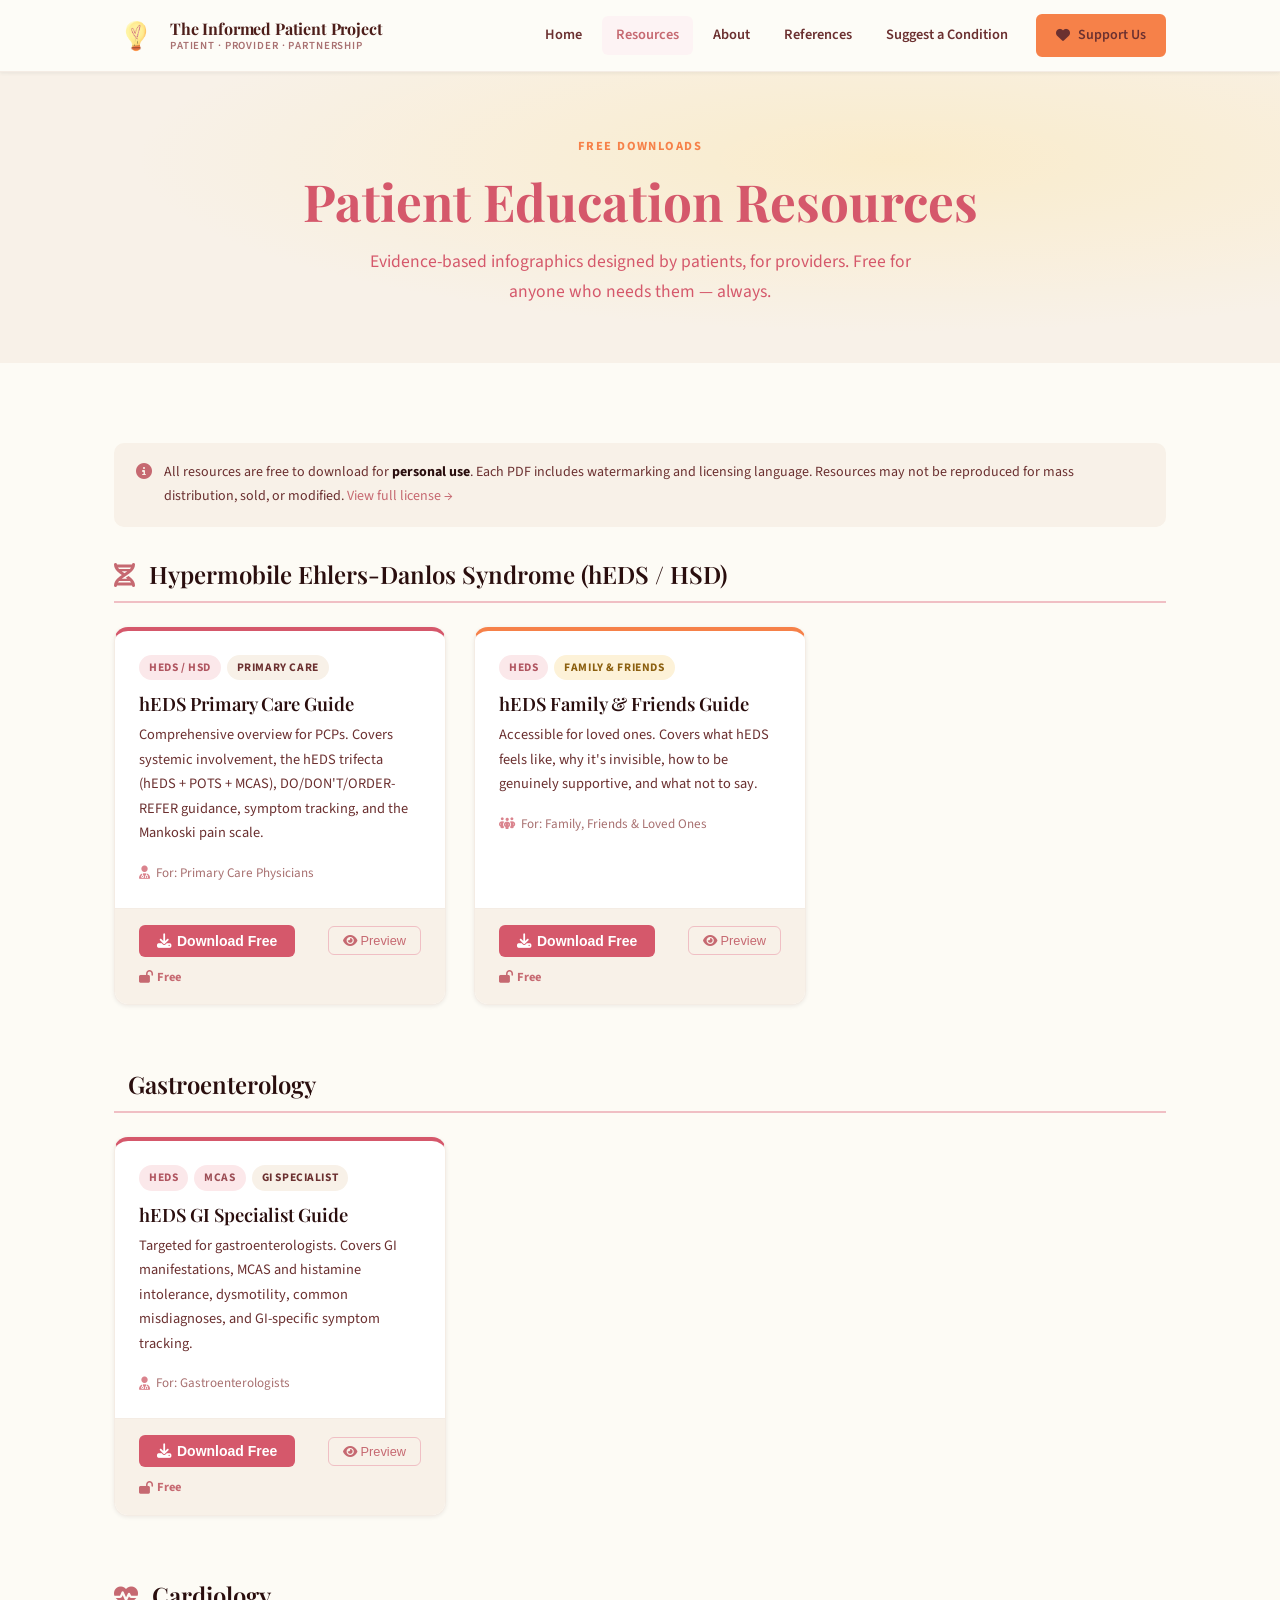
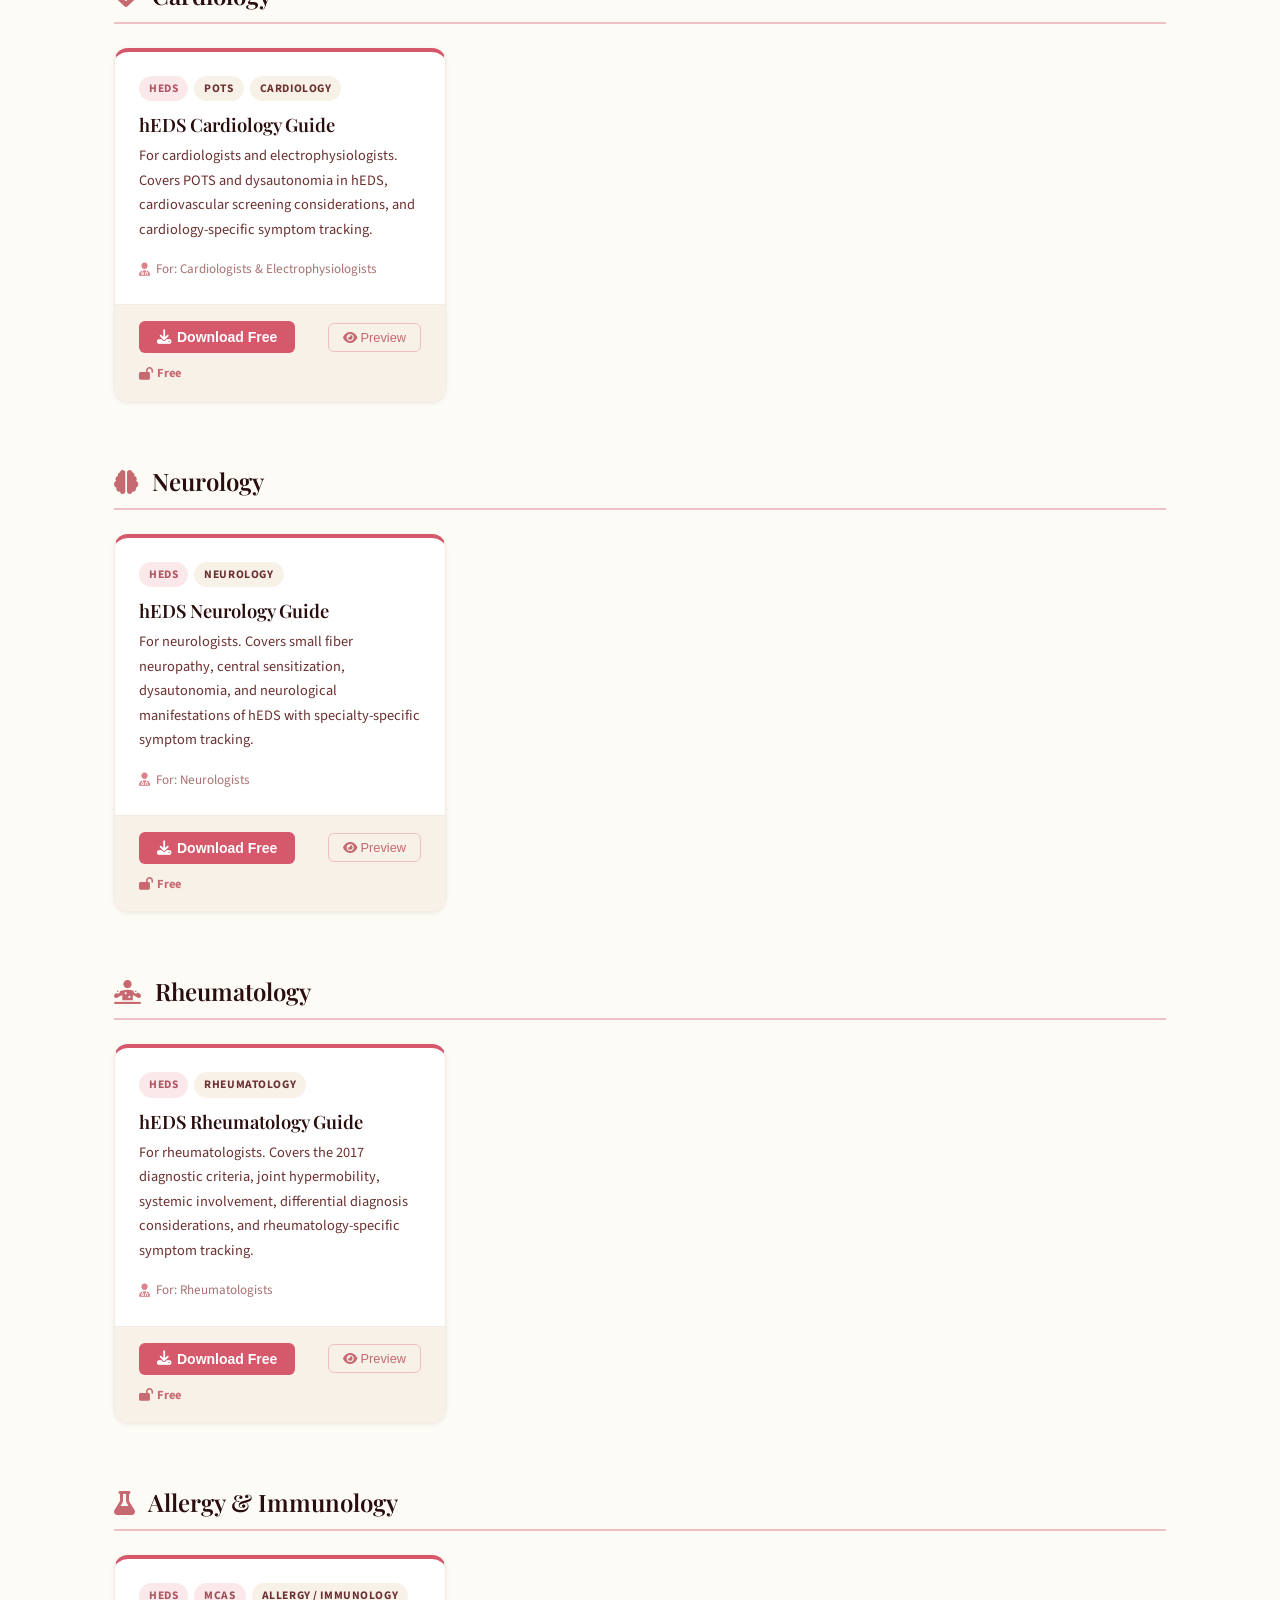
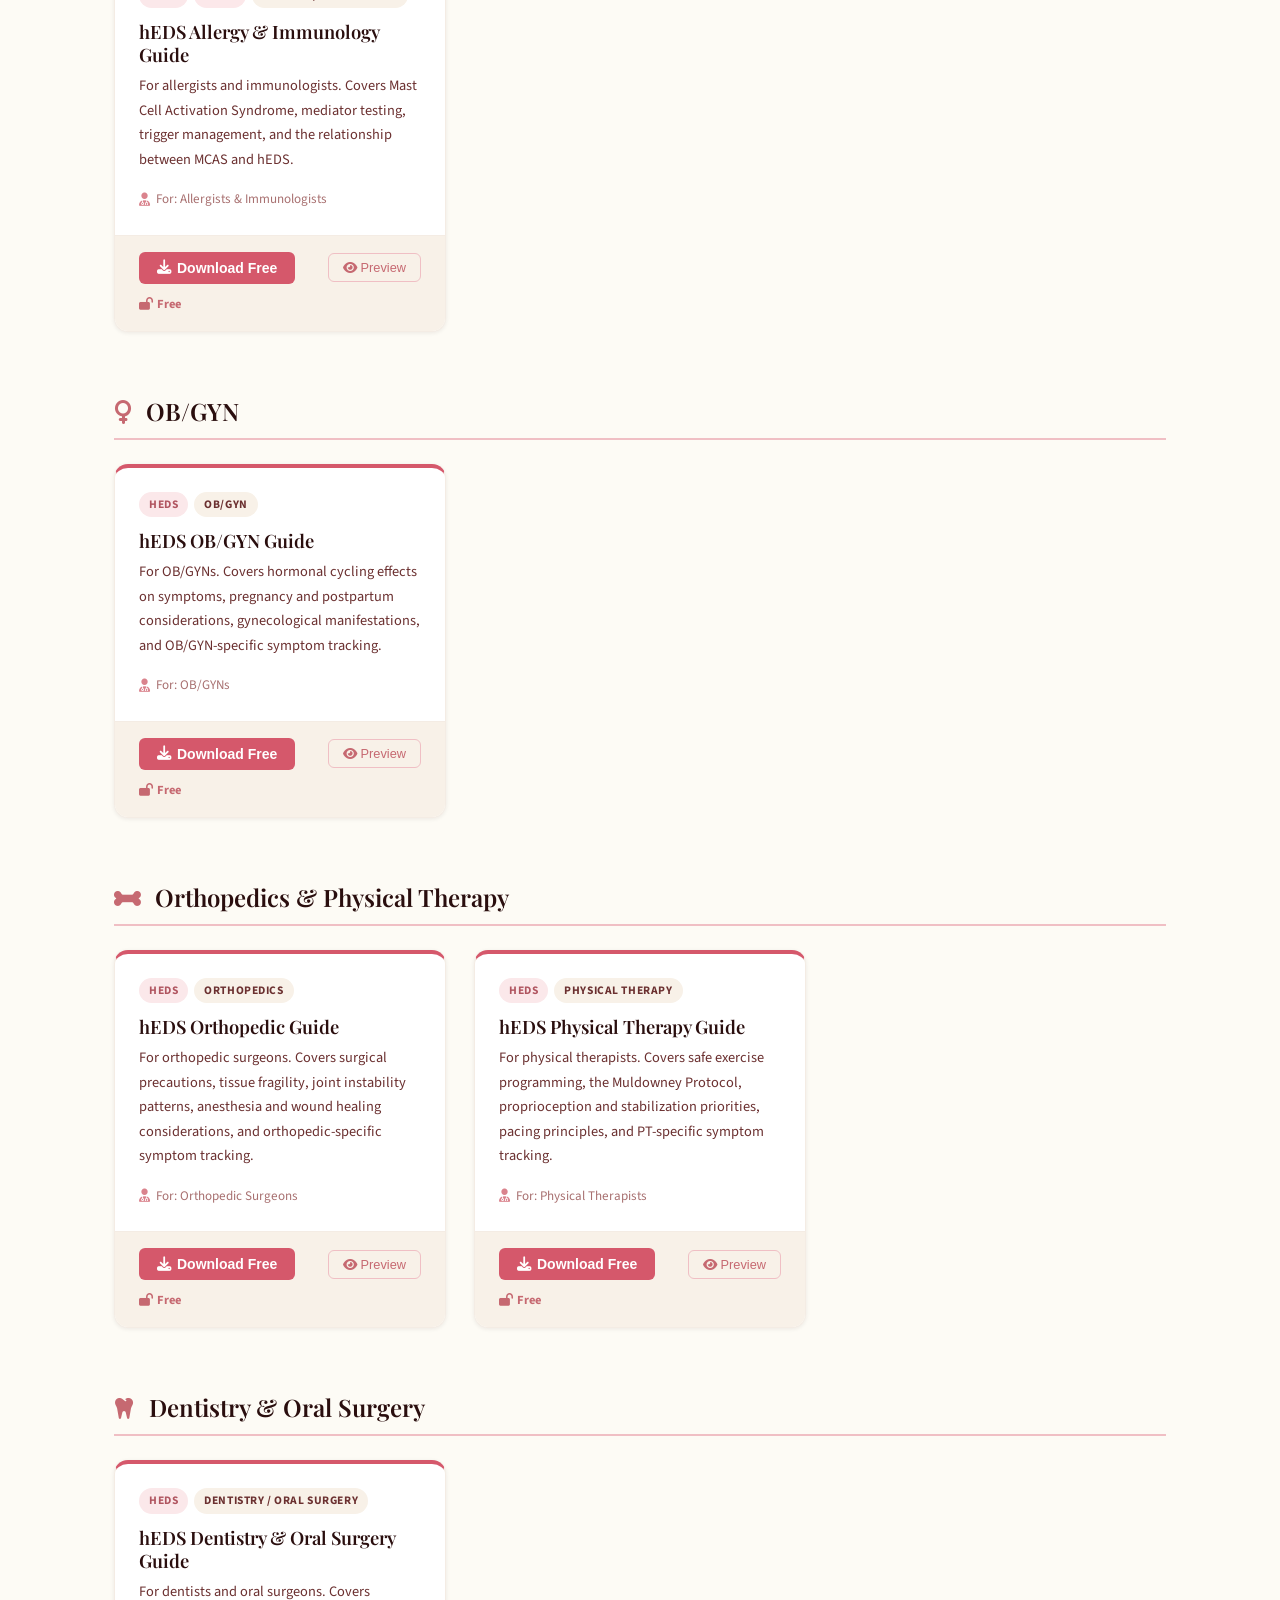
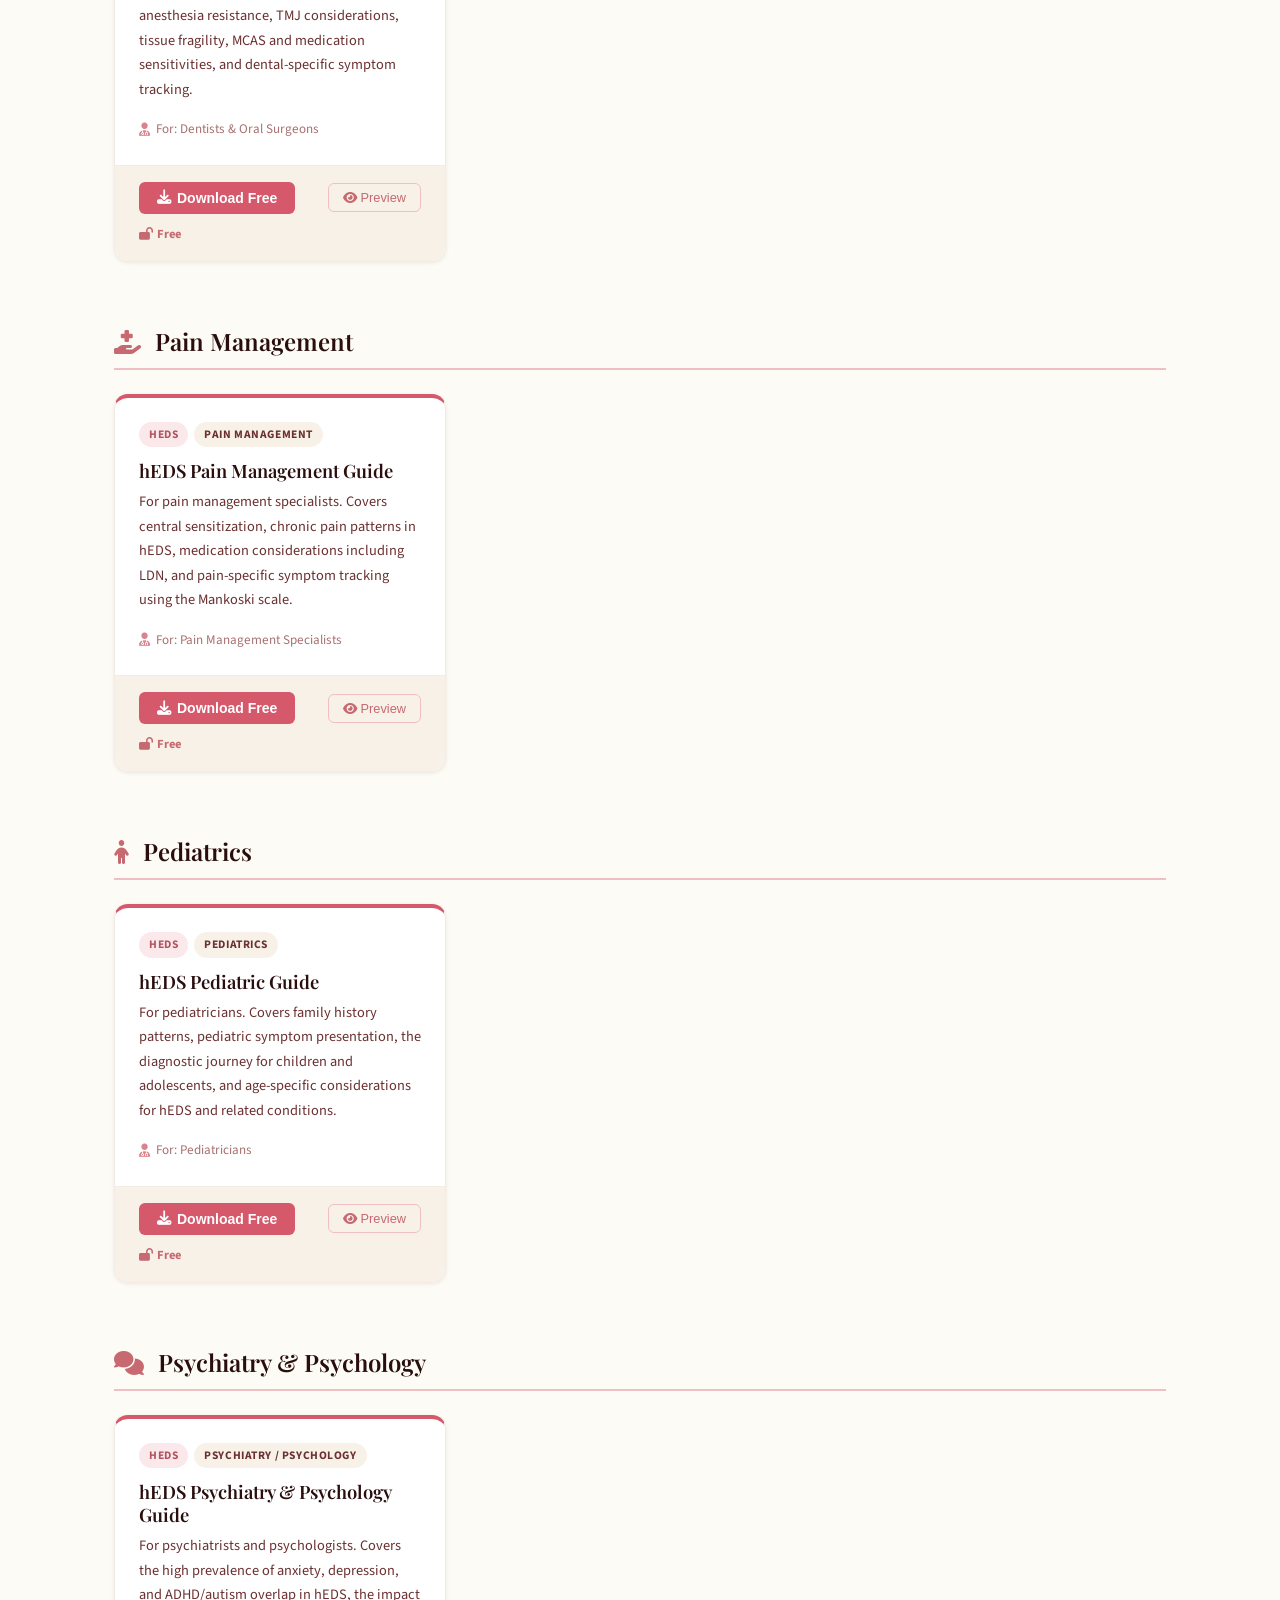
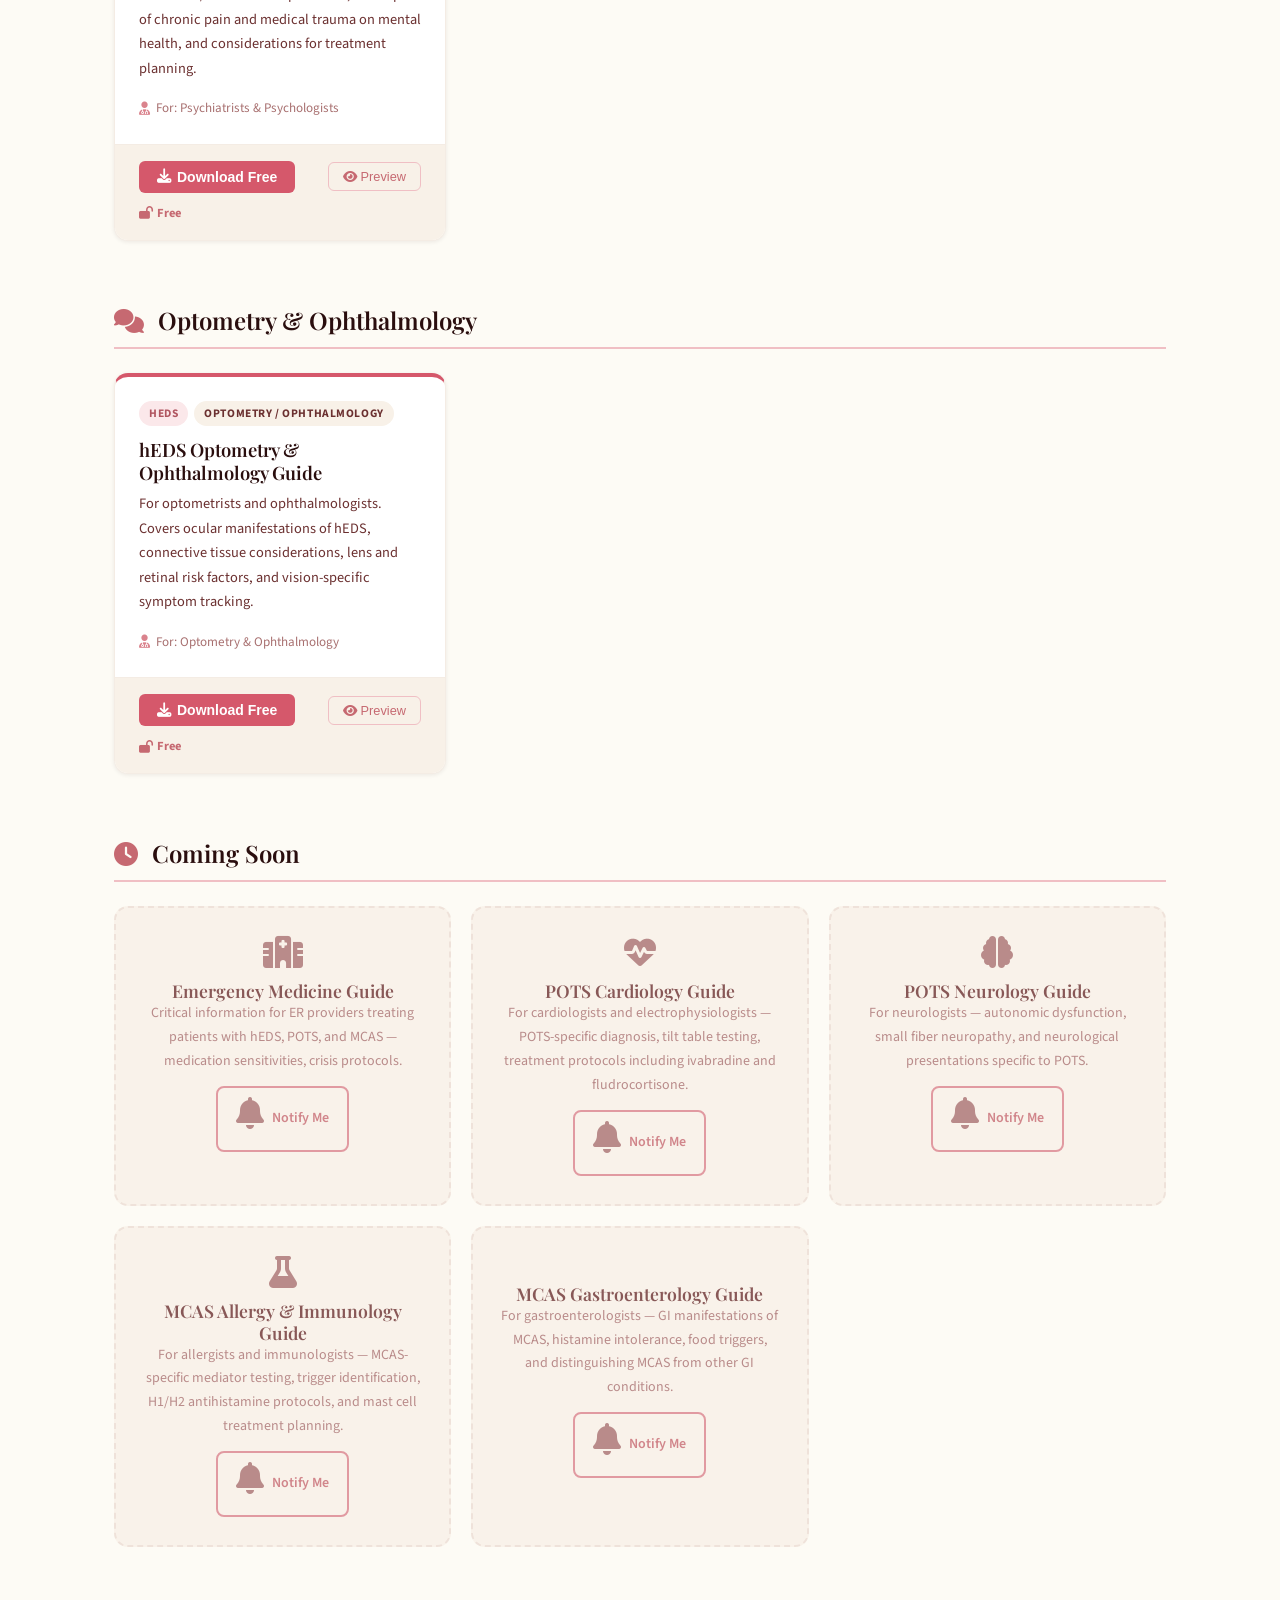
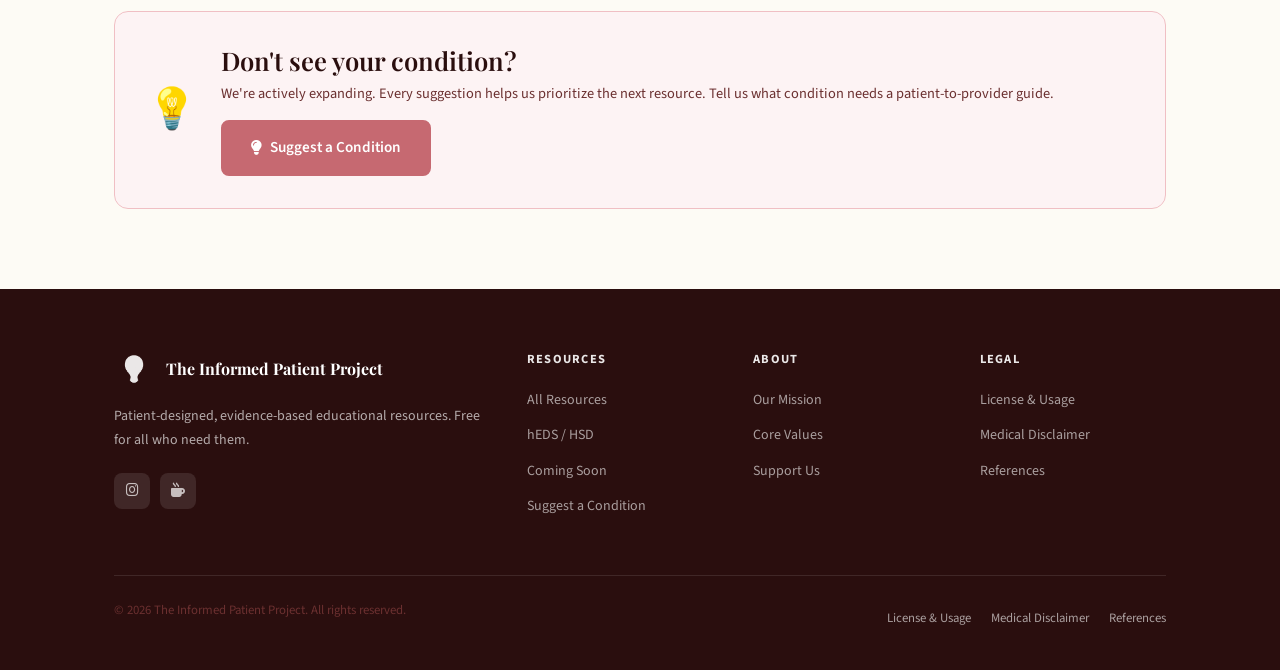
<file: resources.html>
<!DOCTYPE html>
<html lang="en">
<head>
  <!-- Google tag (gtag.js) -->
<script async src="https://www.googletagmanager.com/gtag/js?id=G-VT2V2Y6ET5"></script>
<script>
  window.dataLayer = window.dataLayer || [];
  function gtag(){dataLayer.push(arguments);}
  gtag('js', new Date());

  gtag('config', 'G-VT2V2Y6ET5');
</script>
  <meta charset="UTF-8">
  <meta name="viewport" content="width=device-width, initial-scale=1.0">
  <meta name="description" content="Browse and download free patient-designed educational infographics for hEDS, POTS, MCAS, and other under-recognized conditions. All resources are free and evidence-based.">
  <title>Free Resources — The Informed Patient Project</title>
  <link rel="icon" type="image/png" href="assets/images/logo.png">
  <link rel="stylesheet" href="assets/css/style.css">
  <link rel="stylesheet" href="https://cdnjs.cloudflare.com/ajax/libs/font-awesome/6.5.0/css/all.min.css">
  <style>
    .resources-intro {
      max-width: 640px;
      margin-bottom: 20px;
    }
    .resources-header-row {
      display: flex;
      align-items: flex-end;
      justify-content: space-between;
      gap: 24px;
      margin-bottom: 20px;
      flex-wrap: wrap;
    }
    .section-grid { margin-bottom: 64px; }
    .section-grid h2 {
      font-size: 1.5rem;
      margin-bottom: 6px;
      padding-bottom: 12px;
      border-bottom: 2px solid var(--teal-200);
      margin-bottom: 24px;
    }
    .section-grid h2 i { color: var(--teal-500); margin-right: 8px; }
    .coming-soon-grid {
      display: grid;
      grid-template-columns: repeat(3, 1fr);
      gap: 20px;
    }
    .suggest-cta-inline {
      background: linear-gradient(135deg, var(--teal-50), var(--blue-50));
      border: 1px solid var(--teal-200);
      border-radius: var(--card-radius);
      padding: 32px;
      display: flex;
      align-items: center;
      gap: 24px;
      margin-top: 48px;
    }
    .suggest-cta-inline .cta-icon {
      font-size: 2.5rem;
      flex-shrink: 0;
    }
    .suggest-cta-inline h3 { margin-bottom: 6px; }
    .suggest-cta-inline p  { font-size: 0.9rem; margin-bottom: 14px; }
    .usage-note {
      background: var(--warm-gray);
      border-radius: 10px;
      padding: 18px 22px;
      display: flex;
      gap: 12px;
      align-items: flex-start;
      margin-bottom: 32px;
    }
    .usage-note i { color: var(--teal-500); margin-top: 2px; flex-shrink: 0; }
    .usage-note p { font-size: 0.875rem; color: var(--text-medium); margin: 0; }

    /* PDF preview */
    .resource-card-preview {
      display: none;
      border-top: 1px solid var(--teal-100, #e0f2f1);
      padding: 12px 16px 16px;
      background: var(--warm-gray, #f8f7f4);
    }
    .preview-bar {
      display: flex;
      align-items: center;
      justify-content: space-between;
      margin-bottom: 8px;
    }
    .preview-label {
      font-size: 0.75rem;
      color: var(--text-medium);
    }
    .preview-open-link {
      font-size: 0.75rem;
      color: var(--teal-500);
      text-decoration: none;
    }
    .preview-open-link:hover { text-decoration: underline; }
    .pdf-embed {
      width: 100%;
      height: 480px;
      border: 1px solid var(--teal-100, #e0f2f1);
      border-radius: 6px;
      display: block;
      background: #fff;
    }
    .preview-btn {
      background: transparent;
      border: 1px solid var(--teal-200, #b2dfdb);
      color: var(--teal-500);
      border-radius: 6px;
      padding: 6px 14px;
      font-size: 0.8rem;
      cursor: pointer;
      transition: background 0.15s;
    }
    .preview-btn:hover { background: var(--teal-50, #e0f2f1); }
    .resource-card-footer {
      display: flex;
      align-items: center;
      gap: 10px;
      flex-wrap: wrap;
    }

    @media (max-width: 640px) {
      .coming-soon-grid { grid-template-columns: 1fr; }
      .suggest-cta-inline { flex-direction: column; text-align: center; }
      .resources-header-row { flex-direction: column; align-items: flex-start; }
    }
  </style>
</head>
<body>

  <a href="#main" class="skip-link">Skip to main content</a>

  <nav class="nav" aria-label="Main navigation">
    <div class="nav-inner">
      <a href="index.html" class="nav-logo" aria-label="The Informed Patient Project — Home">
        <img src="assets/images/logo.png" alt="Informed Patient Project logo">
        <div class="nav-logo-text">
          <span class="nav-logo-title">The Informed Patient Project</span>
          <span class="nav-logo-sub">Patient · Provider · Partnership</span>
        </div>
      </a>
      <button class="nav-toggle" id="navToggle" aria-label="Toggle navigation" aria-expanded="false">
        <span></span><span></span><span></span>
      </button>
      <div class="nav-links" id="navLinks">
        <a href="index.html">Home</a>
        <a href="resources.html">Resources</a>
        <a href="about.html">About</a>
        <a href="/references.html">References</a>
        <a href="suggest.html">Suggest a Condition</a>
        <a href="support.html" class="btn btn-warm btn-sm">
          <i class="fa-solid fa-heart"></i> Support Us
        </a>
      </div>
    </div>
  </nav>

  <main id="main">

    <div class="page-hero">
      <div class="container">
        <span class="eyebrow" style="color:var(--amber-light)">Free Downloads</span>
        <h1>Patient Education Resources</h1>
        <p>Evidence-based infographics designed by patients, for providers. Free for anyone who needs them — always.</p>
      </div>
    </div>

    <section class="section" id="main">
      <div class="container">

        <div class="usage-note">
          <i class="fa-solid fa-circle-info"></i>
          <p>
            All resources are free to download for <strong>personal use</strong>. Each PDF includes watermarking and licensing language.
            Resources may not be reproduced for mass distribution, sold, or modified.
            <a href="license.html">View full license →</a>
          </p>
        </div>

        <!-- ── hEDS / Primary Care ────────────────────────── -->
        <div class="section-grid" id="heds">
          <h2><i class="fa-solid fa-dna"></i> Hypermobile Ehlers-Danlos Syndrome (hEDS / HSD)</h2>
          <div class="grid-3">

            <article class="resource-card reveal" data-category="heds">
              <div class="resource-card-body">
                <div class="resource-tags">
                  <span class="tag tag-teal">hEDS / HSD</span>
                  <span class="tag tag-gray">Primary Care</span>
                </div>
                <h3>hEDS Primary Care Guide</h3>
                <p>Comprehensive overview for PCPs. Covers systemic involvement, the hEDS trifecta (hEDS + POTS + MCAS), DO/DON'T/ORDER-REFER guidance, symptom tracking, and the Mankoski pain scale.</p>
                <div class="resource-audience">
                  <i class="fa-solid fa-user-doctor"></i>
                  <span>For: Primary Care Physicians</span>
                </div>
              </div>
              <div class="resource-card-footer">
                <button class="download-btn"
                  data-download="assets/pdfs/download/heds-primary-care.pdf"
                  data-name="hEDS Primary Care Guide"
                  data-filename="heds-primary-care.pdf">
                  <i class="fa-solid fa-download"></i> Download Free
                </button>
                <button class="preview-btn"
                  data-pdf="assets/pdfs/preview/heds-primary-care-preview.pdf"
                  data-target="preview-heds-pc"
                  aria-expanded="false">
                  <i class="fa-solid fa-eye"></i> Preview
                </button>
                <span class="free-badge"><i class="fa-solid fa-lock-open"></i> Free</span>
              </div>
              <div class="resource-card-preview" id="preview-heds-pc">
                <div class="preview-bar">
                  <span class="preview-label">PDF preview</span>
                  <a class="preview-open-link" href="assets/pdfs/preview/heds-primary-care-preview.pdf" target="_blank" rel="noopener">Open in new tab <i class="fa-solid fa-arrow-up-right-from-square" style="font-size:0.65rem;"></i></a>
                </div>
                <iframe class="pdf-embed" title="hEDS Primary Care Guide preview"></iframe>
              </div>
            </article>

            <article class="resource-card amber-top reveal" data-category="heds">
              <div class="resource-card-body">
                <div class="resource-tags">
                  <span class="tag tag-teal">hEDS</span>
                  <span class="tag tag-amber">Family &amp; Friends</span>
                </div>
                <h3>hEDS Family &amp; Friends Guide</h3>
                <p>Accessible for loved ones. Covers what hEDS feels like, why it's invisible, how to be genuinely supportive, and what not to say.</p>
                <div class="resource-audience">
                  <i class="fa-solid fa-people-group"></i>
                  <span>For: Family, Friends &amp; Loved Ones</span>
                </div>
              </div>
              <div class="resource-card-footer">
                <button class="download-btn"
                  data-download="assets/pdfs/download/heds-family-friends.pdf"
                  data-name="hEDS Family & Friends Guide"
                  data-filename="heds-family-friends.pdf">
                  <i class="fa-solid fa-download"></i> Download Free
                </button>
                <button class="preview-btn"
                  data-pdf="assets/pdfs/preview/heds-family-friends-preview.pdf"
                  data-target="preview-heds-ff"
                  aria-expanded="false">
                  <i class="fa-solid fa-eye"></i> Preview
                </button>
                <span class="free-badge"><i class="fa-solid fa-lock-open"></i> Free</span>
              </div>
              <div class="resource-card-preview" id="preview-heds-ff">
                <div class="preview-bar">
                  <span class="preview-label">PDF preview</span>
                  <a class="preview-open-link" href="assets/pdfs/preview/heds-family-friends-preview.pdf" target="_blank" rel="noopener">Open in new tab <i class="fa-solid fa-arrow-up-right-from-square" style="font-size:0.65rem;"></i></a>
                </div>
                <iframe class="pdf-embed" title="hEDS Family and Friends Guide preview"></iframe>
              </div>
            </article>

          </div>
        </div>

        <!-- ── GI ─────────────────────────────────────────── -->
        <div class="section-grid" id="gastroenterology">
          <h2><i class="fa-solid fa-stomach"></i> Gastroenterology</h2>
          <div class="grid-3">

            <article class="resource-card coral-top reveal" data-category="heds">
              <div class="resource-card-body">
                <div class="resource-tags">
                  <span class="tag tag-teal">hEDS</span>
                  <span class="tag tag-coral">MCAS</span>
                  <span class="tag tag-gray">GI Specialist</span>
                </div>
                <h3>hEDS GI Specialist Guide</h3>
                <p>Targeted for gastroenterologists. Covers GI manifestations, MCAS and histamine intolerance, dysmotility, common misdiagnoses, and GI-specific symptom tracking.</p>
                <div class="resource-audience">
                  <i class="fa-solid fa-user-doctor"></i>
                  <span>For: Gastroenterologists</span>
                </div>
              </div>
              <div class="resource-card-footer">
                <button class="download-btn"
                  data-download="assets/pdfs/download/heds-gi-specialist.pdf"
                  data-name="hEDS GI Specialist Guide"
                  data-filename="heds-gi-specialist.pdf">
                  <i class="fa-solid fa-download"></i> Download Free
                </button>
                <button class="preview-btn"
                  data-pdf="assets/pdfs/preview/heds-gi-specialist-preview.pdf"
                  data-target="preview-heds-gi"
                  aria-expanded="false">
                  <i class="fa-solid fa-eye"></i> Preview
                </button>
                <span class="free-badge"><i class="fa-solid fa-lock-open"></i> Free</span>
              </div>
              <div class="resource-card-preview" id="preview-heds-gi">
                <div class="preview-bar">
                  <span class="preview-label">PDF preview</span>
                  <a class="preview-open-link" href="assets/pdfs/preview/heds-gi-specialist-preview.pdf" target="_blank" rel="noopener">Open in new tab <i class="fa-solid fa-arrow-up-right-from-square" style="font-size:0.65rem;"></i></a>
                </div>
                <iframe class="pdf-embed" title="hEDS GI Specialist Guide preview"></iframe>
              </div>
            </article>

          </div>
        </div>

        <!-- ── Cardiology ─────────────────────────────────── -->
        <div class="section-grid" id="cardiology">
          <h2><i class="fa-solid fa-heart-pulse"></i> Cardiology</h2>
          <div class="grid-3">

            <article class="resource-card reveal" data-category="heds">
              <div class="resource-card-body">
                <div class="resource-tags">
                  <span class="tag tag-teal">hEDS</span>
                  <span class="tag tag-gray">POTS</span>
                  <span class="tag tag-gray">Cardiology</span>
                </div>
                <h3>hEDS Cardiology Guide</h3>
                <p>For cardiologists and electrophysiologists. Covers POTS and dysautonomia in hEDS, cardiovascular screening considerations, and cardiology-specific symptom tracking.</p>
                <div class="resource-audience">
                  <i class="fa-solid fa-user-doctor"></i>
                  <span>For: Cardiologists &amp; Electrophysiologists</span>
                </div>
              </div>
              <div class="resource-card-footer">
                <button class="download-btn"
                  data-download="assets/pdfs/download/heds-cardiology.pdf"
                  data-name="hEDS Cardiology Guide"
                  data-filename="heds-cardiology.pdf">
                  <i class="fa-solid fa-download"></i> Download Free
                </button>
                <button class="preview-btn"
                  data-pdf="assets/pdfs/preview/heds-cardiology-preview.pdf"
                  data-target="preview-heds-cardio"
                  aria-expanded="false">
                  <i class="fa-solid fa-eye"></i> Preview
                </button>
                <span class="free-badge"><i class="fa-solid fa-lock-open"></i> Free</span>
              </div>
              <div class="resource-card-preview" id="preview-heds-cardio">
                <div class="preview-bar">
                  <span class="preview-label">PDF preview</span>
                  <a class="preview-open-link" href="assets/pdfs/preview/heds-cardiology-preview.pdf" target="_blank" rel="noopener">Open in new tab <i class="fa-solid fa-arrow-up-right-from-square" style="font-size:0.65rem;"></i></a>
                </div>
                <iframe class="pdf-embed" title="hEDS Cardiology Guide preview"></iframe>
              </div>
            </article>

          </div>
        </div>

        <!-- ── Neurology ──────────────────────────────────── -->
        <div class="section-grid" id="neurology">
          <h2><i class="fa-solid fa-brain"></i> Neurology</h2>
          <div class="grid-3">

            <article class="resource-card reveal" data-category="heds">
              <div class="resource-card-body">
                <div class="resource-tags">
                  <span class="tag tag-teal">hEDS</span>
                  <span class="tag tag-gray">Neurology</span>
                </div>
                <h3>hEDS Neurology Guide</h3>
                <p>For neurologists. Covers small fiber neuropathy, central sensitization, dysautonomia, and neurological manifestations of hEDS with specialty-specific symptom tracking.</p>
                <div class="resource-audience">
                  <i class="fa-solid fa-user-doctor"></i>
                  <span>For: Neurologists</span>
                </div>
              </div>
              <div class="resource-card-footer">
                <button class="download-btn"
                  data-download="assets/pdfs/download/heds-neurology.pdf"
                  data-name="hEDS Neurology Guide"
                  data-filename="heds-neurology.pdf">
                  <i class="fa-solid fa-download"></i> Download Free
                </button>
                <button class="preview-btn"
                  data-pdf="assets/pdfs/preview/heds-neurology-preview.pdf"
                  data-target="preview-heds-neuro"
                  aria-expanded="false">
                  <i class="fa-solid fa-eye"></i> Preview
                </button>
                <span class="free-badge"><i class="fa-solid fa-lock-open"></i> Free</span>
              </div>
              <div class="resource-card-preview" id="preview-heds-neuro">
                <div class="preview-bar">
                  <span class="preview-label">PDF preview</span>
                  <a class="preview-open-link" href="assets/pdfs/preview/heds-neurology-preview.pdf" target="_blank" rel="noopener">Open in new tab <i class="fa-solid fa-arrow-up-right-from-square" style="font-size:0.65rem;"></i></a>
                </div>
                <iframe class="pdf-embed" title="hEDS Neurology Guide preview"></iframe>
              </div>
            </article>

          </div>
        </div>

        <!-- ── Rheumatology ───────────────────────────────── -->
        <div class="section-grid" id="rheumatology">
          <h2><i class="fa-solid fa-person-dots-from-line"></i> Rheumatology</h2>
          <div class="grid-3">

            <article class="resource-card reveal" data-category="heds">
              <div class="resource-card-body">
                <div class="resource-tags">
                  <span class="tag tag-teal">hEDS</span>
                  <span class="tag tag-gray">Rheumatology</span>
                </div>
                <h3>hEDS Rheumatology Guide</h3>
                <p>For rheumatologists. Covers the 2017 diagnostic criteria, joint hypermobility, systemic involvement, differential diagnosis considerations, and rheumatology-specific symptom tracking.</p>
                <div class="resource-audience">
                  <i class="fa-solid fa-user-doctor"></i>
                  <span>For: Rheumatologists</span>
                </div>
              </div>
              <div class="resource-card-footer">
                <button class="download-btn"
                  data-download="assets/pdfs/download/heds-rheumatology.pdf"
                  data-name="hEDS Rheumatology Guide"
                  data-filename="heds-rheumatology.pdf">
                  <i class="fa-solid fa-download"></i> Download Free
                </button>
                <button class="preview-btn"
                  data-pdf="assets/pdfs/preview/heds-rheumatology-preview.pdf"
                  data-target="preview-heds-rheum"
                  aria-expanded="false">
                  <i class="fa-solid fa-eye"></i> Preview
                </button>
                <span class="free-badge"><i class="fa-solid fa-lock-open"></i> Free</span>
              </div>
              <div class="resource-card-preview" id="preview-heds-rheum">
                <div class="preview-bar">
                  <span class="preview-label">PDF preview</span>
                  <a class="preview-open-link" href="assets/pdfs/preview/heds-rheumatology-preview.pdf" target="_blank" rel="noopener">Open in new tab <i class="fa-solid fa-arrow-up-right-from-square" style="font-size:0.65rem;"></i></a>
                </div>
                <iframe class="pdf-embed" title="hEDS Rheumatology Guide preview"></iframe>
              </div>
            </article>

          </div>
        </div>

        <!-- ── Allergy / Immunology ───────────────────────── -->
        <div class="section-grid" id="allergy-immunology">
          <h2><i class="fa-solid fa-flask"></i> Allergy &amp; Immunology</h2>
          <div class="grid-3">

            <article class="resource-card coral-top reveal" data-category="heds">
              <div class="resource-card-body">
                <div class="resource-tags">
                  <span class="tag tag-teal">hEDS</span>
                  <span class="tag tag-coral">MCAS</span>
                  <span class="tag tag-gray">Allergy / Immunology</span>
                </div>
                <h3>hEDS Allergy &amp; Immunology Guide</h3>
                <p>For allergists and immunologists. Covers Mast Cell Activation Syndrome, mediator testing, trigger management, and the relationship between MCAS and hEDS.</p>
                <div class="resource-audience">
                  <i class="fa-solid fa-user-doctor"></i>
                  <span>For: Allergists &amp; Immunologists</span>
                </div>
              </div>
              <div class="resource-card-footer">
                <button class="download-btn"
                  data-download="assets/pdfs/download/heds-allergy-immunology.pdf"
                  data-name="hEDS Allergy & Immunology Guide"
                  data-filename="heds-allergy-immunology.pdf">
                  <i class="fa-solid fa-download"></i> Download Free
                </button>
                <button class="preview-btn"
                  data-pdf="assets/pdfs/preview/heds-allergy-immunology-preview.pdf"
                  data-target="preview-heds-allergy"
                  aria-expanded="false">
                  <i class="fa-solid fa-eye"></i> Preview
                </button>
                <span class="free-badge"><i class="fa-solid fa-lock-open"></i> Free</span>
              </div>
              <div class="resource-card-preview" id="preview-heds-allergy">
                <div class="preview-bar">
                  <span class="preview-label">PDF preview</span>
                  <a class="preview-open-link" href="assets/pdfs/preview/heds-allergy-immunology-preview.pdf" target="_blank" rel="noopener">Open in new tab <i class="fa-solid fa-arrow-up-right-from-square" style="font-size:0.65rem;"></i></a>
                </div>
                <iframe class="pdf-embed" title="hEDS Allergy and Immunology Guide preview"></iframe>
              </div>
            </article>

          </div>
        </div>

        <!-- ── OB/GYN ──────────────────────────────────────── -->
        <div class="section-grid" id="obgyn">
          <h2><i class="fa-solid fa-venus"></i> OB/GYN</h2>
          <div class="grid-3">

            <article class="resource-card reveal" data-category="heds">
              <div class="resource-card-body">
                <div class="resource-tags">
                  <span class="tag tag-teal">hEDS</span>
                  <span class="tag tag-gray">OB/GYN</span>
                </div>
                <h3>hEDS OB/GYN Guide</h3>
                <p>For OB/GYNs. Covers hormonal cycling effects on symptoms, pregnancy and postpartum considerations, gynecological manifestations, and OB/GYN-specific symptom tracking.</p>
                <div class="resource-audience">
                  <i class="fa-solid fa-user-doctor"></i>
                  <span>For: OB/GYNs</span>
                </div>
              </div>
              <div class="resource-card-footer">
                <button class="download-btn"
                  data-download="assets/pdfs/download/heds-obgyn.pdf"
                  data-name="hEDS OB/GYN Guide"
                  data-filename="heds-obgyn.pdf">
                  <i class="fa-solid fa-download"></i> Download Free
                </button>
                <button class="preview-btn"
                  data-pdf="assets/pdfs/preview/heds-obgyn-preview.pdf"
                  data-target="preview-heds-obgyn"
                  aria-expanded="false">
                  <i class="fa-solid fa-eye"></i> Preview
                </button>
                <span class="free-badge"><i class="fa-solid fa-lock-open"></i> Free</span>
              </div>
              <div class="resource-card-preview" id="preview-heds-obgyn">
                <div class="preview-bar">
                  <span class="preview-label">PDF preview</span>
                  <a class="preview-open-link" href="assets/pdfs/preview/heds-obgyn-preview.pdf" target="_blank" rel="noopener">Open in new tab <i class="fa-solid fa-arrow-up-right-from-square" style="font-size:0.65rem;"></i></a>
                </div>
                <iframe class="pdf-embed" title="hEDS OB/GYN Guide preview"></iframe>
              </div>
            </article>

          </div>
        </div>

        <!-- ── Orthopedics & PT ───────────────────────────── -->
        <div class="section-grid" id="orthopedics-pt">
          <h2><i class="fa-solid fa-bone"></i> Orthopedics &amp; Physical Therapy</h2>
          <div class="grid-3">

            <article class="resource-card reveal" data-category="heds">
              <div class="resource-card-body">
                <div class="resource-tags">
                  <span class="tag tag-teal">hEDS</span>
                  <span class="tag tag-gray">Orthopedics</span>
                </div>
                <h3>hEDS Orthopedic Guide</h3>
                <p>For orthopedic surgeons. Covers surgical precautions, tissue fragility, joint instability patterns, anesthesia and wound healing considerations, and orthopedic-specific symptom tracking.</p>
                <div class="resource-audience">
                  <i class="fa-solid fa-user-doctor"></i>
                  <span>For: Orthopedic Surgeons</span>
                </div>
              </div>
              <div class="resource-card-footer">
                <button class="download-btn"
                  data-download="assets/pdfs/download/heds-orthopedics.pdf"
                  data-name="hEDS Orthopedic Guide"
                  data-filename="heds-orthopedics.pdf">
                  <i class="fa-solid fa-download"></i> Download Free
                </button>
                <button class="preview-btn"
                  data-pdf="assets/pdfs/preview/heds-orthopedics-preview.pdf"
                  data-target="preview-heds-ortho"
                  aria-expanded="false">
                  <i class="fa-solid fa-eye"></i> Preview
                </button>
                <span class="free-badge"><i class="fa-solid fa-lock-open"></i> Free</span>
              </div>
              <div class="resource-card-preview" id="preview-heds-ortho">
                <div class="preview-bar">
                  <span class="preview-label">PDF preview</span>
                  <a class="preview-open-link" href="assets/pdfs/preview/heds-orthopedics-preview.pdf" target="_blank" rel="noopener">Open in new tab <i class="fa-solid fa-arrow-up-right-from-square" style="font-size:0.65rem;"></i></a>
                </div>
                <iframe class="pdf-embed" title="hEDS Orthopedic Guide preview"></iframe>
              </div>
            </article>

            <article class="resource-card reveal" data-category="heds">
              <div class="resource-card-body">
                <div class="resource-tags">
                  <span class="tag tag-teal">hEDS</span>
                  <span class="tag tag-gray">Physical Therapy</span>
                </div>
                <h3>hEDS Physical Therapy Guide</h3>
                <p>For physical therapists. Covers safe exercise programming, the Muldowney Protocol, proprioception and stabilization priorities, pacing principles, and PT-specific symptom tracking.</p>
                <div class="resource-audience">
                  <i class="fa-solid fa-user-doctor"></i>
                  <span>For: Physical Therapists</span>
                </div>
              </div>
              <div class="resource-card-footer">
                <button class="download-btn"
                  data-download="assets/pdfs/download/heds-physical-therapy.pdf"
                  data-name="hEDS Physical Therapy Guide"
                  data-filename="heds-physical-therapy.pdf">
                  <i class="fa-solid fa-download"></i> Download Free
                </button>
                <button class="preview-btn"
                  data-pdf="assets/pdfs/preview/heds-physical-therapy-preview.pdf"
                  data-target="preview-heds-pt"
                  aria-expanded="false">
                  <i class="fa-solid fa-eye"></i> Preview
                </button>
                <span class="free-badge"><i class="fa-solid fa-lock-open"></i> Free</span>
              </div>
              <div class="resource-card-preview" id="preview-heds-pt">
                <div class="preview-bar">
                  <span class="preview-label">PDF preview</span>
                  <a class="preview-open-link" href="assets/pdfs/preview/heds-physical-therapy-preview.pdf" target="_blank" rel="noopener">Open in new tab <i class="fa-solid fa-arrow-up-right-from-square" style="font-size:0.65rem;"></i></a>
                </div>
                <iframe class="pdf-embed" title="hEDS Physical Therapy Guide preview"></iframe>
              </div>
            </article>

          </div>
        </div>

        <!-- ── Dentistry ───────────────────────────────────── -->
        <div class="section-grid" id="dentistry">
          <h2><i class="fa-solid fa-tooth"></i> Dentistry &amp; Oral Surgery</h2>
          <div class="grid-3">

            <article class="resource-card reveal" data-category="heds">
              <div class="resource-card-body">
                <div class="resource-tags">
                  <span class="tag tag-teal">hEDS</span>
                  <span class="tag tag-gray">Dentistry / Oral Surgery</span>
                </div>
                <h3>hEDS Dentistry &amp; Oral Surgery Guide</h3>
                <p>For dentists and oral surgeons. Covers anesthesia resistance, TMJ considerations, tissue fragility, MCAS and medication sensitivities, and dental-specific symptom tracking.</p>
                <div class="resource-audience">
                  <i class="fa-solid fa-user-doctor"></i>
                  <span>For: Dentists &amp; Oral Surgeons</span>
                </div>
              </div>
              <div class="resource-card-footer">
                <button class="download-btn"
                  data-download="assets/pdfs/download/heds-dentistry.pdf"
                  data-name="hEDS Dentistry & Oral Surgery Guide"
                  data-filename="heds-dentistry.pdf">
                  <i class="fa-solid fa-download"></i> Download Free
                </button>
                <button class="preview-btn"
                  data-pdf="assets/pdfs/preview/heds-dentistry-preview.pdf"
                  data-target="preview-heds-dental"
                  aria-expanded="false">
                  <i class="fa-solid fa-eye"></i> Preview
                </button>
                <span class="free-badge"><i class="fa-solid fa-lock-open"></i> Free</span>
              </div>
              <div class="resource-card-preview" id="preview-heds-dental">
                <div class="preview-bar">
                  <span class="preview-label">PDF preview</span>
                  <a class="preview-open-link" href="assets/pdfs/preview/heds-dentistry-preview.pdf" target="_blank" rel="noopener">Open in new tab <i class="fa-solid fa-arrow-up-right-from-square" style="font-size:0.65rem;"></i></a>
                </div>
                <iframe class="pdf-embed" title="hEDS Dentistry and Oral Surgery Guide preview"></iframe>
              </div>
            </article>

          </div>
        </div>

        <!-- ── Pain Management ────────────────────────────── -->
        <div class="section-grid" id="pain-management">
          <h2><i class="fa-solid fa-hand-holding-medical"></i> Pain Management</h2>
          <div class="grid-3">

            <article class="resource-card reveal" data-category="heds">
              <div class="resource-card-body">
                <div class="resource-tags">
                  <span class="tag tag-teal">hEDS</span>
                  <span class="tag tag-gray">Pain Management</span>
                </div>
                <h3>hEDS Pain Management Guide</h3>
                <p>For pain management specialists. Covers central sensitization, chronic pain patterns in hEDS, medication considerations including LDN, and pain-specific symptom tracking using the Mankoski scale.</p>
                <div class="resource-audience">
                  <i class="fa-solid fa-user-doctor"></i>
                  <span>For: Pain Management Specialists</span>
                </div>
              </div>
              <div class="resource-card-footer">
                <button class="download-btn"
                  data-download="assets/pdfs/download/heds-pain-management.pdf"
                  data-name="hEDS Pain Management Guide"
                  data-filename="heds-pain-management.pdf">
                  <i class="fa-solid fa-download"></i> Download Free
                </button>
                <button class="preview-btn"
                  data-pdf="assets/pdfs/preview/heds-pain-management-preview.pdf"
                  data-target="preview-heds-pain"
                  aria-expanded="false">
                  <i class="fa-solid fa-eye"></i> Preview
                </button>
                <span class="free-badge"><i class="fa-solid fa-lock-open"></i> Free</span>
              </div>
              <div class="resource-card-preview" id="preview-heds-pain">
                <div class="preview-bar">
                  <span class="preview-label">PDF preview</span>
                  <a class="preview-open-link" href="assets/pdfs/preview/heds-pain-management-preview.pdf" target="_blank" rel="noopener">Open in new tab <i class="fa-solid fa-arrow-up-right-from-square" style="font-size:0.65rem;"></i></a>
                </div>
                <iframe class="pdf-embed" title="hEDS Pain Management Guide preview"></iframe>
              </div>
            </article>

          </div>
        </div>

        <!-- ── Pediatrics ─────────────────────────────────── -->
        <div class="section-grid" id="pediatrics">
          <h2><i class="fa-solid fa-child"></i> Pediatrics</h2>
          <div class="grid-3">

            <article class="resource-card reveal" data-category="heds">
              <div class="resource-card-body">
                <div class="resource-tags">
                  <span class="tag tag-teal">hEDS</span>
                  <span class="tag tag-gray">Pediatrics</span>
                </div>
                <h3>hEDS Pediatric Guide</h3>
                <p>For pediatricians. Covers family history patterns, pediatric symptom presentation, the diagnostic journey for children and adolescents, and age-specific considerations for hEDS and related conditions.</p>
                <div class="resource-audience">
                  <i class="fa-solid fa-user-doctor"></i>
                  <span>For: Pediatricians</span>
                </div>
              </div>
              <div class="resource-card-footer">
                <button class="download-btn"
                  data-download="assets/pdfs/download/heds-pediatrics.pdf"
                  data-name="hEDS Pediatric Guide"
                  data-filename="heds-pediatrics.pdf">
                  <i class="fa-solid fa-download"></i> Download Free
                </button>
                <button class="preview-btn"
                  data-pdf="assets/pdfs/preview/heds-pediatrics-preview.pdf"
                  data-target="preview-heds-peds"
                  aria-expanded="false">
                  <i class="fa-solid fa-eye"></i> Preview
                </button>
                <span class="free-badge"><i class="fa-solid fa-lock-open"></i> Free</span>
              </div>
              <div class="resource-card-preview" id="preview-heds-peds">
                <div class="preview-bar">
                  <span class="preview-label">PDF preview</span>
                  <a class="preview-open-link" href="assets/pdfs/preview/heds-pediatrics-preview.pdf" target="_blank" rel="noopener">Open in new tab <i class="fa-solid fa-arrow-up-right-from-square" style="font-size:0.65rem;"></i></a>
                </div>
                <iframe class="pdf-embed" title="hEDS Pediatric Guide preview"></iframe>
              </div>
            </article>

          </div>
        </div>

        <!-- ── Psychiatry / Psychology ────────────────────── -->
        <div class="section-grid" id="psychiatry-psychology">
          <h2><i class="fa-solid fa-comments"></i> Psychiatry &amp; Psychology</h2>
          <div class="grid-3">

            <article class="resource-card reveal" data-category="heds">
              <div class="resource-card-body">
                <div class="resource-tags">
                  <span class="tag tag-teal">hEDS</span>
                  <span class="tag tag-gray">Psychiatry / Psychology</span>
                </div>
                <h3>hEDS Psychiatry &amp; Psychology Guide</h3>
                <p>For psychiatrists and psychologists. Covers the high prevalence of anxiety, depression, and ADHD/autism overlap in hEDS, the impact of chronic pain and medical trauma on mental health, and considerations for treatment planning.</p>
                <div class="resource-audience">
                  <i class="fa-solid fa-user-doctor"></i>
                  <span>For: Psychiatrists &amp; Psychologists</span>
                </div>
              </div>
              <div class="resource-card-footer">
                <button class="download-btn"
                  data-download="assets/pdfs/download/heds-psychiatry-psychology.pdf"
                  data-name="hEDS Psychiatry & Psychology Guide"
                  data-filename="heds-psychiatry-psychology.pdf">
                  <i class="fa-solid fa-download"></i> Download Free
                </button>
                <button class="preview-btn"
                  data-pdf="assets/pdfs/preview/heds-psychiatry-psychology-preview.pdf"
                  data-target="preview-heds-psych"
                  aria-expanded="false">
                  <i class="fa-solid fa-eye"></i> Preview
                </button>
                <span class="free-badge"><i class="fa-solid fa-lock-open"></i> Free</span>
              </div>
              <div class="resource-card-preview" id="preview-heds-psych">
                <div class="preview-bar">
                  <span class="preview-label">PDF preview</span>
                  <a class="preview-open-link" href="assets/pdfs/preview/heds-psychiatry-psychology-preview.pdf" target="_blank" rel="noopener">Open in new tab <i class="fa-solid fa-arrow-up-right-from-square" style="font-size:0.65rem;"></i></a>
                </div>
                <iframe class="pdf-embed" title="hEDS Psychiatry and Psychology Guide preview"></iframe>
</div>
            </article>

          </div>
        </div>

        <!-- ── Optometry & Ophthalmology ────────────────────── -->
          <div class="section-grid" id="optometry-ophthalmology">
          <h2><i class="fa-solid fa-comments"></i> Optometry &amp; Ophthalmology</h2>
          <div class="grid-3">

            <article class="resource-card reveal" data-category="heds">
              <div class="resource-card-body">
                <div class="resource-tags">
                  <span class="tag tag-teal">hEDS</span>
                  <span class="tag tag-gray">Optometry / Ophthalmology</span>
                </div>
                <h3>hEDS Optometry &amp; Ophthalmology Guide</h3>
                <p>For optometrists and ophthalmologists. Covers ocular manifestations of hEDS, connective tissue considerations, lens and retinal risk factors, and vision-specific symptom tracking.
</p>
                <div class="resource-audience">
                  <i class="fa-solid fa-user-doctor"></i>
                  <span>For: Optometry &amp; Ophthalmology</span>
                </div>
              </div>
              <div class="resource-card-footer">
                <button class="download-btn"
                  data-download="assets/pdfs/download/heds-optometry-ophthalmology.pdf"
                  data-name="hEDS Optometry & Ophthalmology Guide"
                  data-filename="heds-optometry-ophthalmology.pdf">
                  <i class="fa-solid fa-download"></i> Download Free
                </button>
                <button class="preview-btn"
                  data-pdf="assets/pdfs/preview/heds-optometry-ophthalmology-preview.pdf"
                  data-target="preview-heds-optometry-ophthalmology"
                  aria-expanded="false">
                  <i class="fa-solid fa-eye"></i> Preview
                </button>
                <span class="free-badge"><i class="fa-solid fa-lock-open"></i> Free</span>
              </div>
              <div class="resource-card-preview" id="preview-heds-optometry-ophthalmology">
                <div class="preview-bar">
                  <span class="preview-label">PDF preview</span>
                  <a class="preview-open-link" href="assets/pdfs/preview/heds-optometry-ophthalmology-preview.pdf" target="_blank" rel="noopener">Open in new tab <i class="fa-solid fa-arrow-up-right-from-square" style="font-size:0.65rem;"></i></a>
                </div>
                <iframe class="pdf-embed" title="hEDS Optometry and Ophthalmology Guide preview"></iframe>
              </div>
            </article>

          </div>
        </div>

        <!-- ── Coming Soon ────────────────────────────────── -->
<div class="section-grid" id="coming-soon">
  <h2><i class="fa-solid fa-clock"></i> Coming Soon</h2>
  <div class="coming-soon-grid">

    <div class="coming-soon-card">
      <i class="fa-solid fa-hospital"></i>
      <h3>Emergency Medicine Guide</h3>
      <p>Critical information for ER providers treating patients with hEDS, POTS, and MCAS — medication sensitivities, crisis protocols.</p>
      <a href="suggest.html" class="btn btn-secondary btn-sm">
        <i class="fa-solid fa-bell"></i> Notify Me
      </a>
    </div>

    <div class="coming-soon-card">
      <i class="fa-solid fa-heart-pulse"></i>
      <h3>POTS Cardiology Guide</h3>
      <p>For cardiologists and electrophysiologists — POTS-specific diagnosis, tilt table testing, treatment protocols including ivabradine and fludrocortisone.</p>
      <a href="suggest.html" class="btn btn-secondary btn-sm">
        <i class="fa-solid fa-bell"></i> Notify Me
      </a>
    </div>

    <div class="coming-soon-card">
      <i class="fa-solid fa-brain"></i>
      <h3>POTS Neurology Guide</h3>
      <p>For neurologists — autonomic dysfunction, small fiber neuropathy, and neurological presentations specific to POTS.</p>
      <a href="suggest.html" class="btn btn-secondary btn-sm">
        <i class="fa-solid fa-bell"></i> Notify Me
      </a>
    </div>

    <div class="coming-soon-card">
      <i class="fa-solid fa-flask"></i>
      <h3>MCAS Allergy &amp; Immunology Guide</h3>
      <p>For allergists and immunologists — MCAS-specific mediator testing, trigger identification, H1/H2 antihistamine protocols, and mast cell treatment planning.</p>
      <a href="suggest.html" class="btn btn-secondary btn-sm">
        <i class="fa-solid fa-bell"></i> Notify Me
      </a>
    </div>

    <div class="coming-soon-card">
      <i class="fa-solid fa-stomach"></i>
      <h3>MCAS Gastroenterology Guide</h3>
      <p>For gastroenterologists — GI manifestations of MCAS, histamine intolerance, food triggers, and distinguishing MCAS from other GI conditions.</p>
      <a href="suggest.html" class="btn btn-secondary btn-sm">
        <i class="fa-solid fa-bell"></i> Notify Me
      </a>
    </div>

  </div>
</div>

        <!-- ── Suggest CTA ─────────────────────────────────── -->
        <div class="suggest-cta-inline reveal">
          <div class="cta-icon" aria-hidden="true">💡</div>
          <div>
            <h3>Don't see your condition?</h3>
            <p>We're actively expanding. Every suggestion helps us prioritize the next resource. Tell us what condition needs a patient-to-provider guide.</p>
            <a href="suggest.html" class="btn btn-primary">
              <i class="fa-solid fa-lightbulb"></i> Suggest a Condition
            </a>
          </div>
        </div>

      </div>
    </section>

  </main>

  <!-- ── Footer ──────────────────────────────────────────── -->
  <footer class="footer">
    <div class="container">
      <div class="footer-grid">
        <div class="footer-brand">
          <div class="footer-logo">
            <img src="assets/images/logo.png" alt="Informed Patient Project logo">
            <span class="footer-logo-text">The Informed Patient Project</span>
          </div>
          <p>Patient-designed, evidence-based educational resources. Free for all who need them.</p>
          <div class="footer-social">
            <a href="https://instagram.com/theinformedpatientproject" target="_blank" rel="noopener noreferrer" aria-label="Instagram">
              <i class="fa-brands fa-instagram"></i>
            </a>
            <a href="https://ko-fi.com/informedpatientproject" target="_blank" rel="noopener noreferrer" aria-label="Ko-fi">
              <i class="fa-solid fa-mug-hot"></i>
            </a>
          </div>
        </div>
        <div class="footer-col">
          <h5>Resources</h5>
          <ul>
            <li><a href="resources.html">All Resources</a></li>
            <li><a href="resources.html#heds">hEDS / HSD</a></li>
            <li><a href="resources.html#coming-soon">Coming Soon</a></li>
            <li><a href="suggest.html">Suggest a Condition</a></li>
          </ul>
        </div>
        <div class="footer-col">
          <h5>About</h5>
          <ul>
            <li><a href="about.html">Our Mission</a></li>
            <li><a href="about.html#values">Core Values</a></li>
            <li><a href="support.html">Support Us</a></li>
          </ul>
        </div>
        <div class="footer-col">
          <h5>Legal</h5>
          <ul>
            <li><a href="license.html">License &amp; Usage</a></li>
            <li><a href="license.html#disclaimer">Medical Disclaimer</a></li>
         <li><a href="references.html">References</a></li> 
          </ul>    
    </div>
      </div>
      <div class="footer-bottom">
        <p>© 2026 The Informed Patient Project. All rights reserved.</p>
        <div class="footer-bottom-links">
          <a href="license.html">License &amp; Usage</a>
          <a href="license.html#disclaimer">Medical Disclaimer</a>
        <a href="references.html">References</a>
        </div>
      </div>
    </div>
  </footer>

  <!-- ── Download Modal ─────────────────────────────────── -->
  <div class="modal-overlay" id="downloadModal" role="dialog" aria-modal="true" aria-labelledby="modalTitle">
    <div class="modal">
      <div class="modal-header">
        <button class="modal-close" id="modalClose" aria-label="Close">
          <i class="fa-solid fa-xmark"></i>
        </button>
        <h3 id="modalTitle">Your download is ready 💛</h3>
        <p>This resource is free — always. If it helps you, consider supporting the creation of more.</p>
      </div>
      <div class="modal-body">
        <div class="modal-doc-name">
          <i class="fa-solid fa-file-pdf"></i>
          <span id="modalDocName">Resource</span>
        </div>
        <p style="font-size:0.875rem; color:var(--text-medium); margin-bottom:14px;">Support this work:</p>
        <div class="modal-donate-options">
          <a href="https://ko-fi.com/informedpatientproject"
             data-base-href="https://ko-fi.com/informedpatientproject"
             class="modal-donate-btn" target="_blank" rel="noopener noreferrer">
            <div class="platform-icon kofi"><i class="fa-solid fa-mug-hot"></i></div>
            <div>
              <strong>Ko-fi</strong>
              <span style="display:block; font-size:0.78rem; font-weight:400; color:var(--text-light)">Buy me a coffee — one-time or monthly</span>
            </div>
            <i class="fa-solid fa-arrow-up-right-from-square"...></i>
          </a>
        </div>
        <div class="modal-divider">or</div>
        <button class="modal-skip" id="modalSkipBtn">Download without donating →</button>
        <p class="modal-license-note">
          By downloading, you agree to our <a href="license.html">usage license</a>.
          For personal use only. Not for reproduction, resale, or modification.
        </p>
      </div>
    </div>
  </div>

  <script>document.getElementById('year').textContent = new Date().getFullYear();</script>
  <script src="assets/js/main.js"></script>
  <script>
    // PDF preview toggle — loads iframe only on first open, clears on close
    document.querySelectorAll('.preview-btn').forEach(function(btn) {
      btn.addEventListener('click', function() {
        var targetId = btn.getAttribute('data-target');
        var pdfSrc   = btn.getAttribute('data-pdf');
        var wrap     = document.getElementById(targetId);
        var iframe   = wrap.querySelector('iframe');
        var isOpen   = wrap.style.display === 'block';

        if (isOpen) {
          wrap.style.display = 'none';
          iframe.src = '';
          btn.innerHTML = '<i class="fa-solid fa-eye"></i> Preview';
          btn.setAttribute('aria-expanded', 'false');
        } else {
          wrap.style.display = 'block';
          if (!iframe.src || iframe.src === window.location.href) {
            iframe.src = pdfSrc;
          }
          btn.innerHTML = '<i class="fa-solid fa-eye-slash"></i> Close preview';
          btn.setAttribute('aria-expanded', 'true');
          wrap.scrollIntoView({ behavior: 'smooth', block: 'nearest' });
        }
      });
    });
  </script>
</body>
</html>
</file>
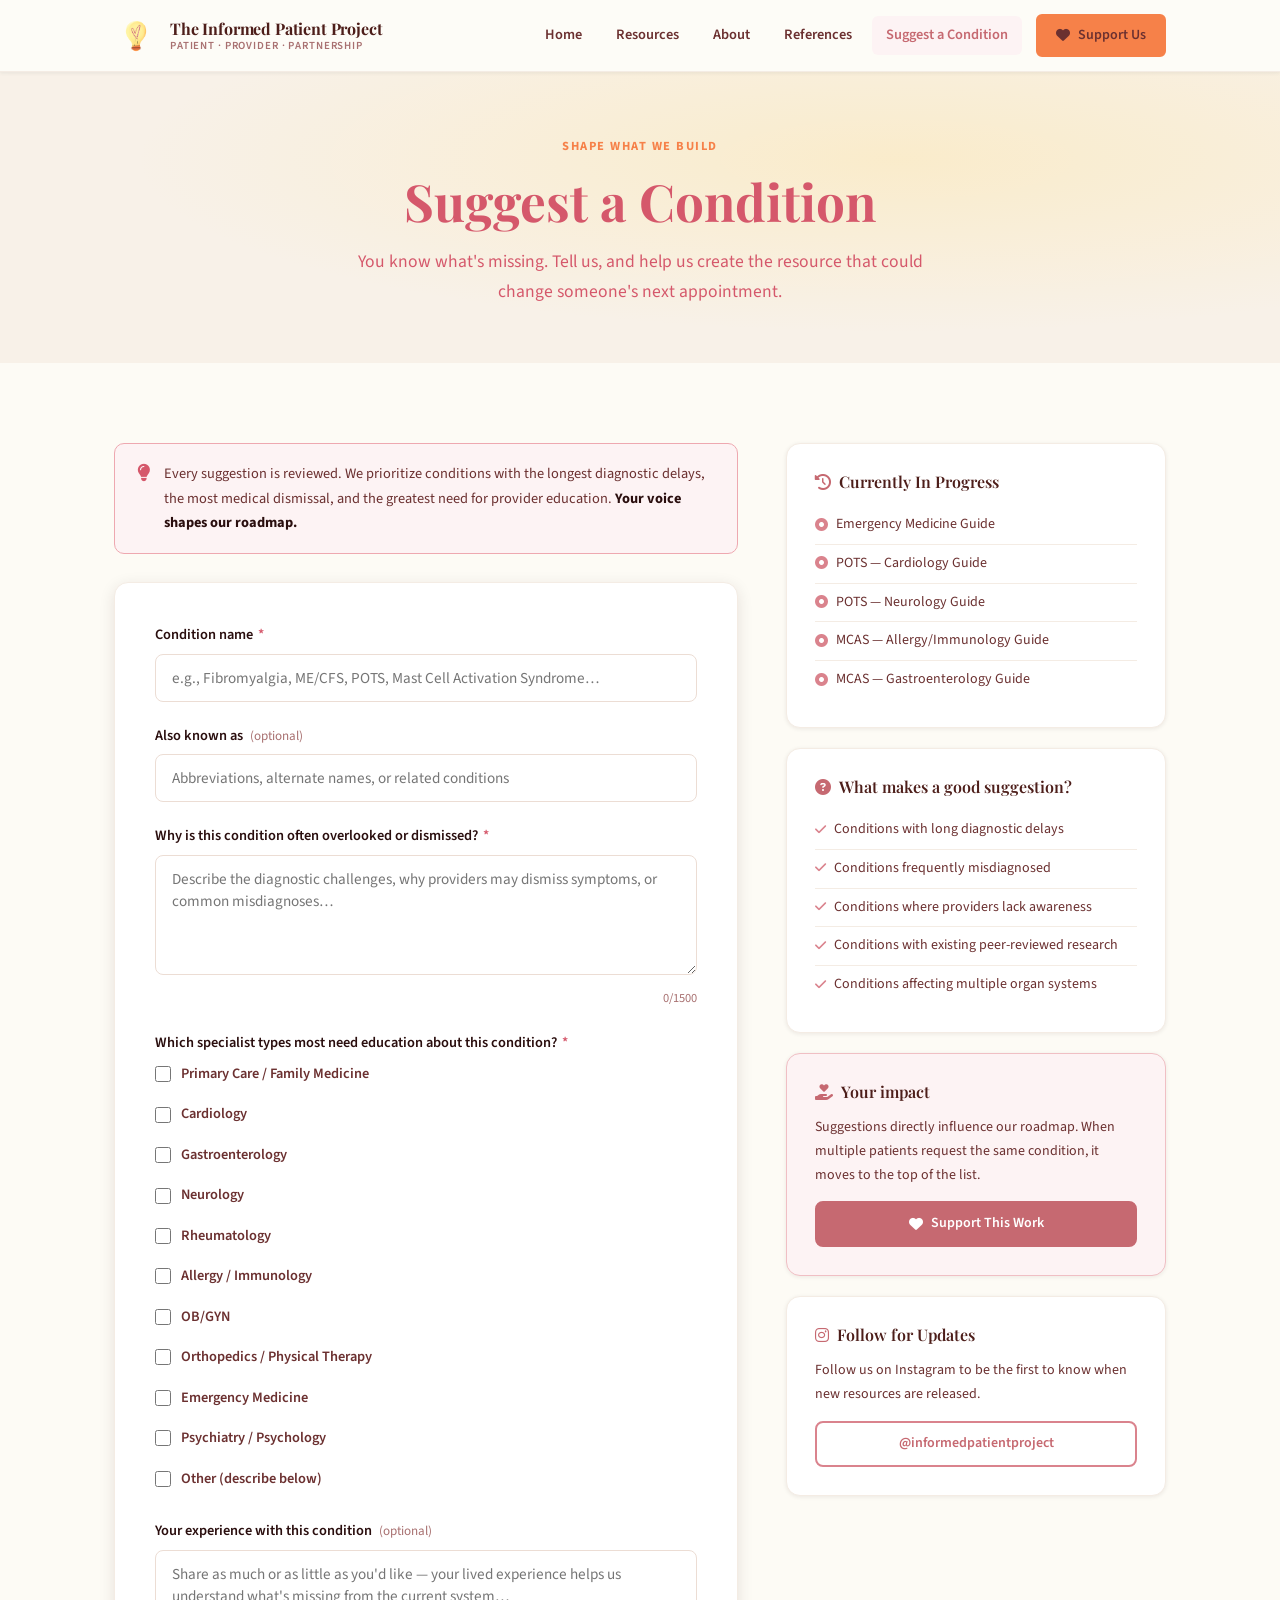
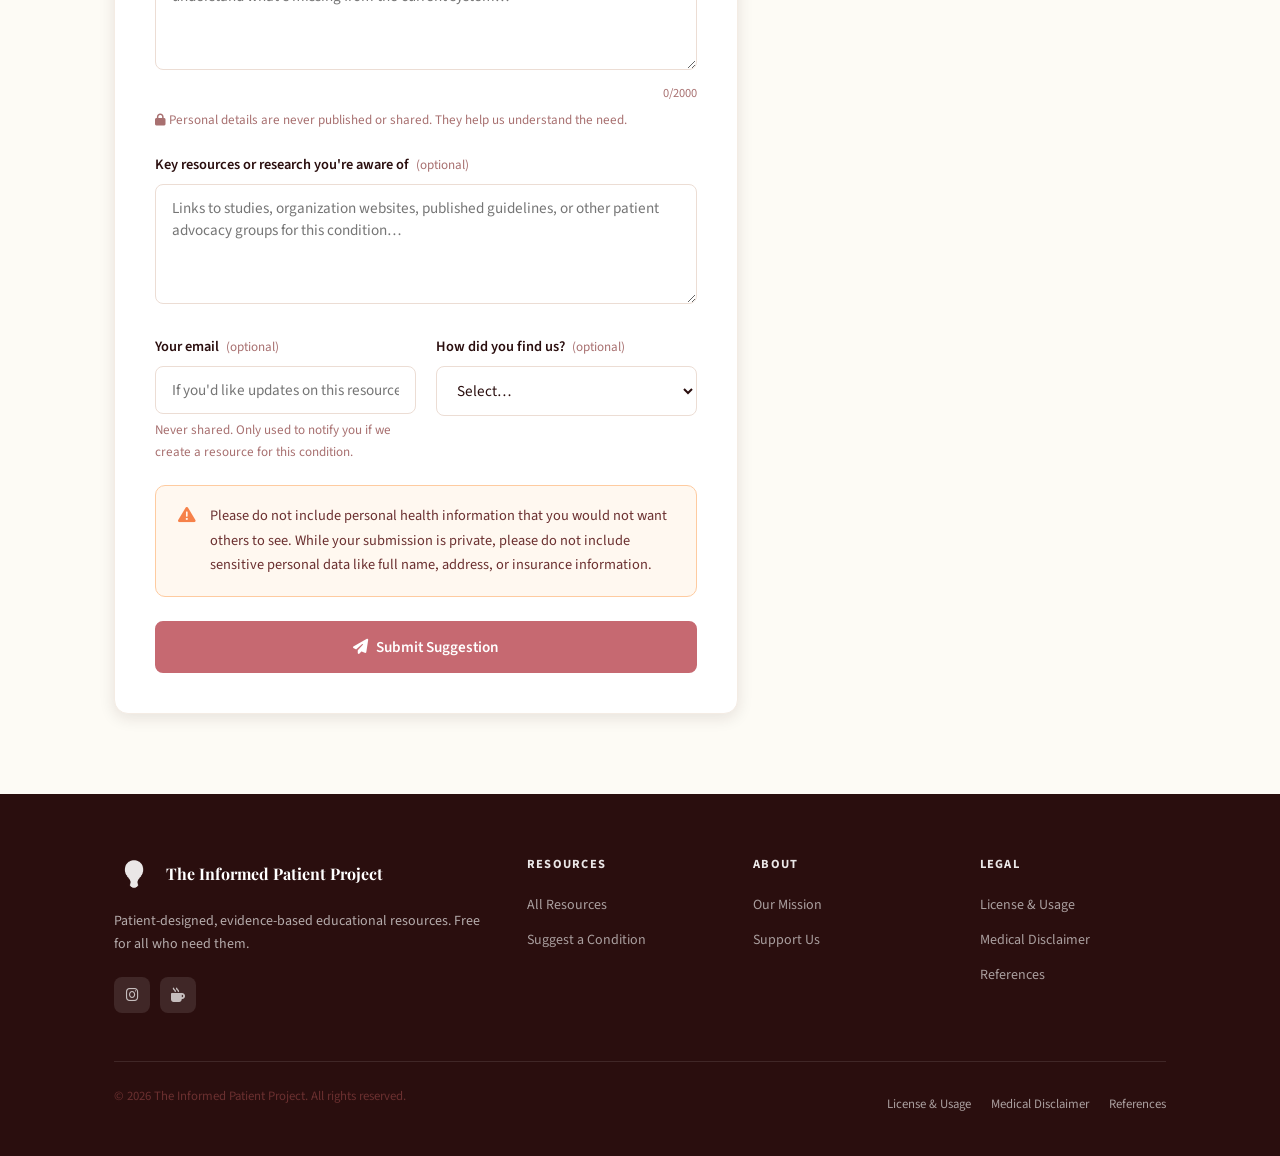
<file: suggest.html>
<!DOCTYPE html>
<html lang="en">
<head>
  <!-- Google tag (gtag.js) -->
<script async src="https://www.googletagmanager.com/gtag/js?id=G-VT2V2Y6ET5"></script>
<script>
  window.dataLayer = window.dataLayer || [];
  function gtag(){dataLayer.push(arguments);}
  gtag('js', new Date());

  gtag('config', 'G-VT2V2Y6ET5');
</script>
  <meta charset="UTF-8">
  <meta name="viewport" content="width=device-width, initial-scale=1.0">
  <meta name="description" content="Suggest a condition for The Informed Patient Project. Help us create patient-to-provider educational resources for under-recognized and dismissed conditions.">
  <title>Suggest a Condition — The Informed Patient Project</title>
  <link rel="icon" type="image/png" href="assets/images/logo.png">
  <link rel="stylesheet" href="assets/css/style.css">
  <link rel="stylesheet" href="https://cdnjs.cloudflare.com/ajax/libs/font-awesome/6.5.0/css/all.min.css">
  <style>
    .suggest-layout {
      display: grid;
      grid-template-columns: 1fr 380px;
      gap: 48px;
      align-items: start;
    }
    .sidebar-card {
      background: white;
      border-radius: var(--card-radius);
      padding: 28px;
      border: 1px solid var(--border-soft);
      box-shadow: var(--shadow-sm);
      margin-bottom: 20px;
    }
    .sidebar-card h3 {
      font-size: 1rem;
      margin-bottom: 14px;
      color: var(--teal-700);
      display: flex;
      align-items: center;
      gap: 8px;
    }
    .sidebar-card h3 i { color: var(--teal-500); }
    .sidebar-list li {
      padding: 7px 0;
      border-bottom: 1px solid var(--border-soft);
      font-size: 0.875rem;
      color: var(--text-medium);
      display: flex;
      align-items: center;
      gap: 8px;
    }
    .sidebar-list li:last-child { border-bottom: none; }
    .sidebar-list li i { color: var(--teal-400); font-size: 0.8rem; }
    .char-count {
      font-size: 0.78rem;
      color: var(--text-light);
      text-align: right;
      margin-top: 4px;
    }
    @media (max-width: 840px) {
      .suggest-layout {
        grid-template-columns: 1fr;
      }
      .suggest-sidebar { order: -1; }
    }
  </style>
</head>
<body>

  <a href="#main" class="skip-link">Skip to main content</a>

  <nav class="nav" aria-label="Main navigation">
    <div class="nav-inner">
      <a href="index.html" class="nav-logo" aria-label="The Informed Patient Project — Home">
        <img src="assets/images/logo.png" alt="Informed Patient Project logo">
        <div class="nav-logo-text">
          <span class="nav-logo-title">The Informed Patient Project</span>
          <span class="nav-logo-sub">Patient · Provider · Partnership</span>
        </div>
      </a>
      <button class="nav-toggle" id="navToggle" aria-label="Toggle navigation" aria-expanded="false">
        <span></span><span></span><span></span>
      </button>
      <div class="nav-links" id="navLinks">
        <a href="index.html">Home</a>
        <a href="resources.html">Resources</a>
        <a href="about.html">About</a>
        <a href="/references.html">References</a>
        <a href="suggest.html">Suggest a Condition</a>
        <a href="support.html" class="btn btn-warm btn-sm">
          <i class="fa-solid fa-heart"></i> Support Us
        </a>
      </div>
    </div>
  </nav>

  <main id="main">

    <!-- ── Page Hero ──────────────────────────────────────── -->
    <div class="page-hero">
      <div class="container">
        <span class="eyebrow" style="color:var(--amber-light)">Shape What We Build</span>
        <h1>Suggest a Condition</h1>
        <p>You know what's missing. Tell us, and help us create the resource that could change someone's next appointment.</p>
      </div>
    </div>

    <section class="section">
      <div class="container">
        <div class="suggest-layout">

          <!-- ── Form ─────────────────────────────────────── -->
          <div>
            <div class="info-box teal" style="margin-bottom: 28px;">
              <i class="fa-solid fa-lightbulb"></i>
              <p>Every suggestion is reviewed. We prioritize conditions with the longest diagnostic delays, the most medical dismissal, and the greatest need for provider education. <strong>Your voice shapes our roadmap.</strong></p>
            </div>

            <div class="form-card">
              <!-- Success message (hidden until form submitted) -->
              <div id="formSuccess" class="form-success">
                <div class="success-icon"><i class="fa-solid fa-circle-check"></i></div>
                <h3>Thank you for your suggestion!</h3>
                <p style="color:var(--text-medium);">We've received your submission and will review it carefully. Every suggestion helps us decide what to create next.</p>
                <a href="resources.html" class="btn btn-primary mt-16">Browse Current Resources</a>
              </div>

              <!-- The form itself -->

              <form id="suggestForm"
                    action="https://formspree.io/f/abcd1234"
                    method="POST"
                    novalidate>

                <!-- Honeypot anti-spam -->
                <input type="text" name="_gotcha" style="display:none" tabindex="-1" autocomplete="off">

                <div class="form-group">
                  <label for="condition">Condition name <span class="req">*</span></label>
                  <input type="text" id="condition" name="condition" required
                    placeholder="e.g., Fibromyalgia, ME/CFS, POTS, Mast Cell Activation Syndrome…"
                    maxlength="120">
                </div>

                <div class="form-group">
                  <label for="also_known_as">Also known as <span class="opt">(optional)</span></label>
                  <input type="text" id="also_known_as" name="also_known_as"
                    placeholder="Abbreviations, alternate names, or related conditions">
                </div>

                <div class="form-group">
                  <label for="why_overlooked">Why is this condition often overlooked or dismissed? <span class="req">*</span></label>
                  <textarea id="why_overlooked" name="why_overlooked" required
                    placeholder="Describe the diagnostic challenges, why providers may dismiss symptoms, or common misdiagnoses…"
                    maxlength="1500"
                    oninput="document.getElementById('why_count').textContent = this.value.length + '/1500'"></textarea>
                  <div class="char-count" id="why_count">0/1500</div>
                </div>

                <div class="form-group">
                  <label>Which specialist types most need education about this condition? <span class="req">*</span></label>
                  <div class="check-group">
                    <label class="check-item">
                      <input type="checkbox" name="specialists" value="primary_care"> Primary Care / Family Medicine
                    </label>
                    <label class="check-item">
                      <input type="checkbox" name="specialists" value="cardiology"> Cardiology
                    </label>
                    <label class="check-item">
                      <input type="checkbox" name="specialists" value="gastroenterology"> Gastroenterology
                    </label>
                    <label class="check-item">
                      <input type="checkbox" name="specialists" value="neurology"> Neurology
                    </label>
                    <label class="check-item">
                      <input type="checkbox" name="specialists" value="rheumatology"> Rheumatology
                    </label>
                    <label class="check-item">
                      <input type="checkbox" name="specialists" value="immunology"> Allergy / Immunology
                    </label>
                    <label class="check-item">
                      <input type="checkbox" name="specialists" value="obgyn"> OB/GYN
                    </label>
                    <label class="check-item">
                      <input type="checkbox" name="specialists" value="orthopedics"> Orthopedics / Physical Therapy
                    </label>
                    <label class="check-item">
                      <input type="checkbox" name="specialists" value="emergency"> Emergency Medicine
                    </label>
                    <label class="check-item">
                      <input type="checkbox" name="specialists" value="psychiatry"> Psychiatry / Psychology
                    </label>
                    <label class="check-item">
                      <input type="checkbox" name="specialists" value="other"> Other (describe below)
                    </label>
                  </div>
                </div>

                <div class="form-group">
                  <label for="personal_experience">Your experience with this condition <span class="opt">(optional)</span></label>
                  <textarea id="personal_experience" name="personal_experience"
                    placeholder="Share as much or as little as you'd like — your lived experience helps us understand what's missing from the current system…"
                    maxlength="2000"
                    oninput="document.getElementById('exp_count').textContent = this.value.length + '/2000'"></textarea>
                  <div class="char-count" id="exp_count">0/2000</div>
                  <p class="form-hint"><i class="fa-solid fa-lock" style="color:var(--text-light); font-size:0.75rem;"></i> Personal details are never published or shared. They help us understand the need.</p>
                </div>

                <div class="form-group">
                  <label for="key_resources">Key resources or research you're aware of <span class="opt">(optional)</span></label>
                  <textarea id="key_resources" name="key_resources"
                    placeholder="Links to studies, organization websites, published guidelines, or other patient advocacy groups for this condition…"
                    rows="3"></textarea>
                </div>

                <div class="form-row">
                  <div class="form-group">
                    <label for="email">Your email <span class="opt">(optional)</span></label>
                    <input type="email" id="email" name="email"
                      placeholder="If you'd like updates on this resource">
                    <p class="form-hint">Never shared. Only used to notify you if we create a resource for this condition.</p>
                  </div>
                  <div class="form-group">
                    <label for="how_found">How did you find us? <span class="opt">(optional)</span></label>
                    <select id="how_found" name="how_found">
                      <option value="">Select…</option>
                      <option value="search">Search engine</option>
                      <option value="instagram">Instagram</option>
                      <option value="reddit">Reddit</option>
                      <option value="friend">Friend or community member</option>
                      <option value="provider">My healthcare provider</option>
                      <option value="other">Other</option>
                    </select>
                  </div>
                </div>

                <div class="info-box amber" style="margin-bottom:24px;">
                  <i class="fa-solid fa-triangle-exclamation"></i>
                  <p>Please do not include personal health information that you would not want others to see. While your submission is private, please do not include sensitive personal data like full name, address, or insurance information.</p>
                </div>

                <button type="submit" class="btn btn-primary" style="width:100%; justify-content:center;">
                  <i class="fa-solid fa-paper-plane"></i> Submit Suggestion
                </button>
              </form>
            </div>
          </div>

          <!-- ── Sidebar ────────────────────────────────────── -->
          <aside class="suggest-sidebar">
            <div class="sidebar-card">
              <h3><i class="fa-solid fa-clock-rotate-left"></i> Currently In Progress</h3>
              <ul class="sidebar-list">
           <li><i class="fa-solid fa-circle-dot"></i> Emergency Medicine Guide</li>
  <li><i class="fa-solid fa-circle-dot"></i> POTS — Cardiology Guide</li>
  <li><i class="fa-solid fa-circle-dot"></i> POTS — Neurology Guide</li>
  <li><i class="fa-solid fa-circle-dot"></i> MCAS — Allergy/Immunology Guide</li>
  <li><i class="fa-solid fa-circle-dot"></i> MCAS — Gastroenterology Guide</li>
              </ul>
            </div>

            <div class="sidebar-card">
              <h3><i class="fa-solid fa-circle-question"></i> What makes a good suggestion?</h3>
              <ul class="sidebar-list">
                <li><i class="fa-solid fa-check"></i> Conditions with long diagnostic delays</li>
                <li><i class="fa-solid fa-check"></i> Conditions frequently misdiagnosed</li>
                <li><i class="fa-solid fa-check"></i> Conditions where providers lack awareness</li>
                <li><i class="fa-solid fa-check"></i> Conditions with existing peer-reviewed research</li>
                <li><i class="fa-solid fa-check"></i> Conditions affecting multiple organ systems</li>
              </ul>
            </div>

            <div class="sidebar-card" style="background:var(--teal-50); border-color:var(--teal-200);">
              <h3><i class="fa-solid fa-hand-holding-heart"></i> Your impact</h3>
              <p style="font-size:0.875rem; color:var(--text-medium); margin-bottom:14px;">
                Suggestions directly influence our roadmap. When multiple patients request the same condition, it moves to the top of the list.
              </p>
              <a href="support.html" class="btn btn-primary btn-sm" style="width:100%; justify-content:center;">
                <i class="fa-solid fa-heart"></i> Support This Work
              </a>
            </div>

            <div class="sidebar-card">
              <h3><i class="fa-brands fa-instagram"></i> Follow for Updates</h3>
              <p style="font-size:0.875rem; color:var(--text-medium); margin-bottom:14px;">
                Follow us on Instagram to be the first to know when new resources are released.
              </p>
              <a href="https://instagram.com/informedpatientproject"
                 target="_blank" rel="noopener noreferrer"
                 class="btn btn-secondary btn-sm" style="width:100%; justify-content:center;">
                @informedpatientproject
              </a>
            </div>
          </aside>

        </div>
      </div>
    </section>

  </main>

  <footer class="footer">
    <div class="container">
      <div class="footer-grid">
        <div class="footer-brand">
          <div class="footer-logo">
            <img src="assets/images/logo.png" alt="Informed Patient Project logo">
            <span class="footer-logo-text">The Informed Patient Project</span>
          </div>
          <p>Patient-designed, evidence-based educational resources. Free for all who need them.</p>
          <div class="footer-social">
            <a href="https://instagram.com/theinformedpatientproject" target="_blank" rel="noopener noreferrer" aria-label="Instagram"><i class="fa-brands fa-instagram"></i></a>
            <a href="https://ko-fi.com/informedpatientproject" target="_blank" rel="noopener noreferrer" aria-label="Ko-fi"><i class="fa-solid fa-mug-hot"></i></a>
          </div>
        </div>
        <div class="footer-col">
          <h5>Resources</h5>
          <ul>
            <li><a href="resources.html">All Resources</a></li>
            <li><a href="suggest.html">Suggest a Condition</a></li>
          </ul>
        </div>
        <div class="footer-col">
          <h5>About</h5>
          <ul>
            <li><a href="about.html">Our Mission</a></li>
            <li><a href="support.html">Support Us</a></li>
          </ul>
        </div>
        <div class="footer-col">
          <h5>Legal</h5>
          <ul>
            <li><a href="license.html">License &amp; Usage</a></li>
            <li><a href="license.html#disclaimer">Medical Disclaimer</a></li>
          <li><a href="references.html">References</a></li>
          </ul>
        </div>
      </div>
      <div class="footer-bottom">
        <p>© 2026 The Informed Patient Project. All rights reserved.</p>
        <div class="footer-bottom-links">
          <a href="license.html">License &amp; Usage</a>
          <a href="license.html#disclaimer">Medical Disclaimer</a>
        <a href="references.html">References</a>
        </div>
      </div>
    </div>
  </footer>

  <script>document.getElementById('year').textContent = new Date().getFullYear();</script>
  <script src="assets/js/main.js"></script>
</body>
</html>
</file>
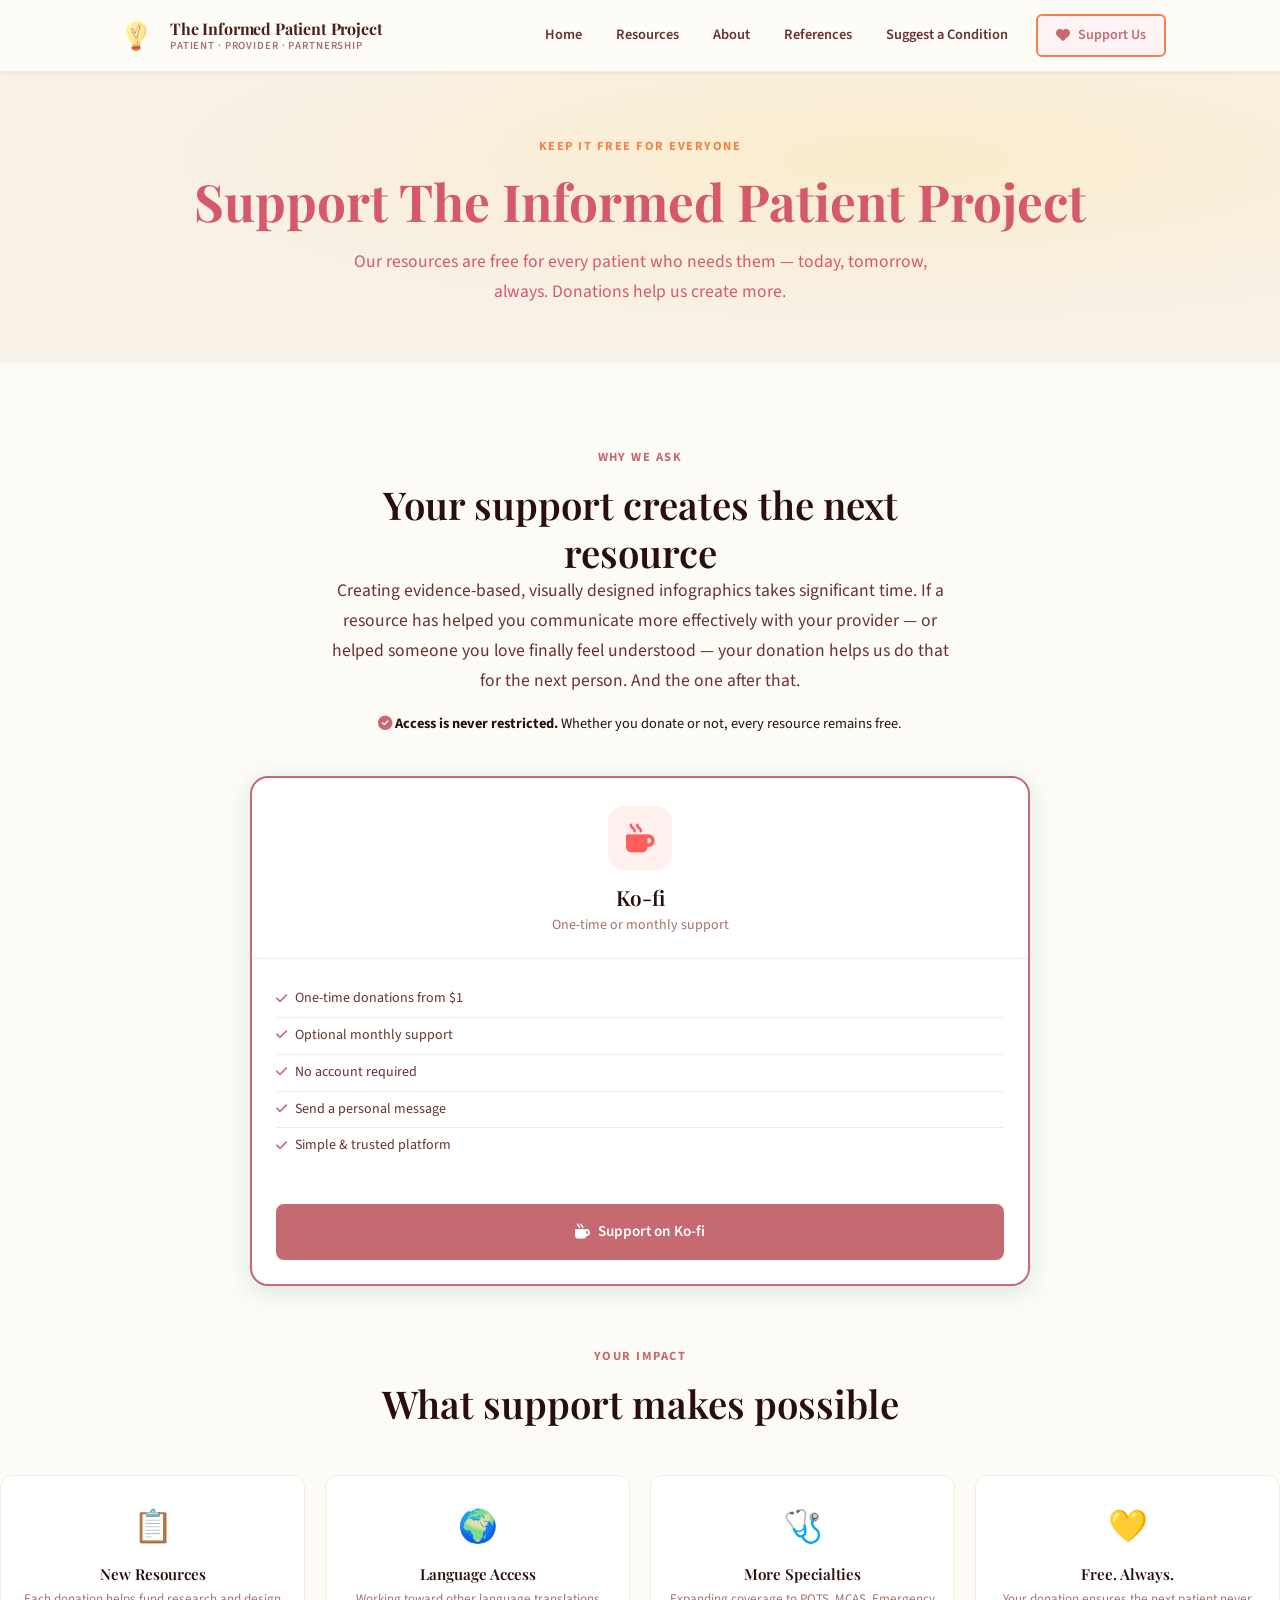
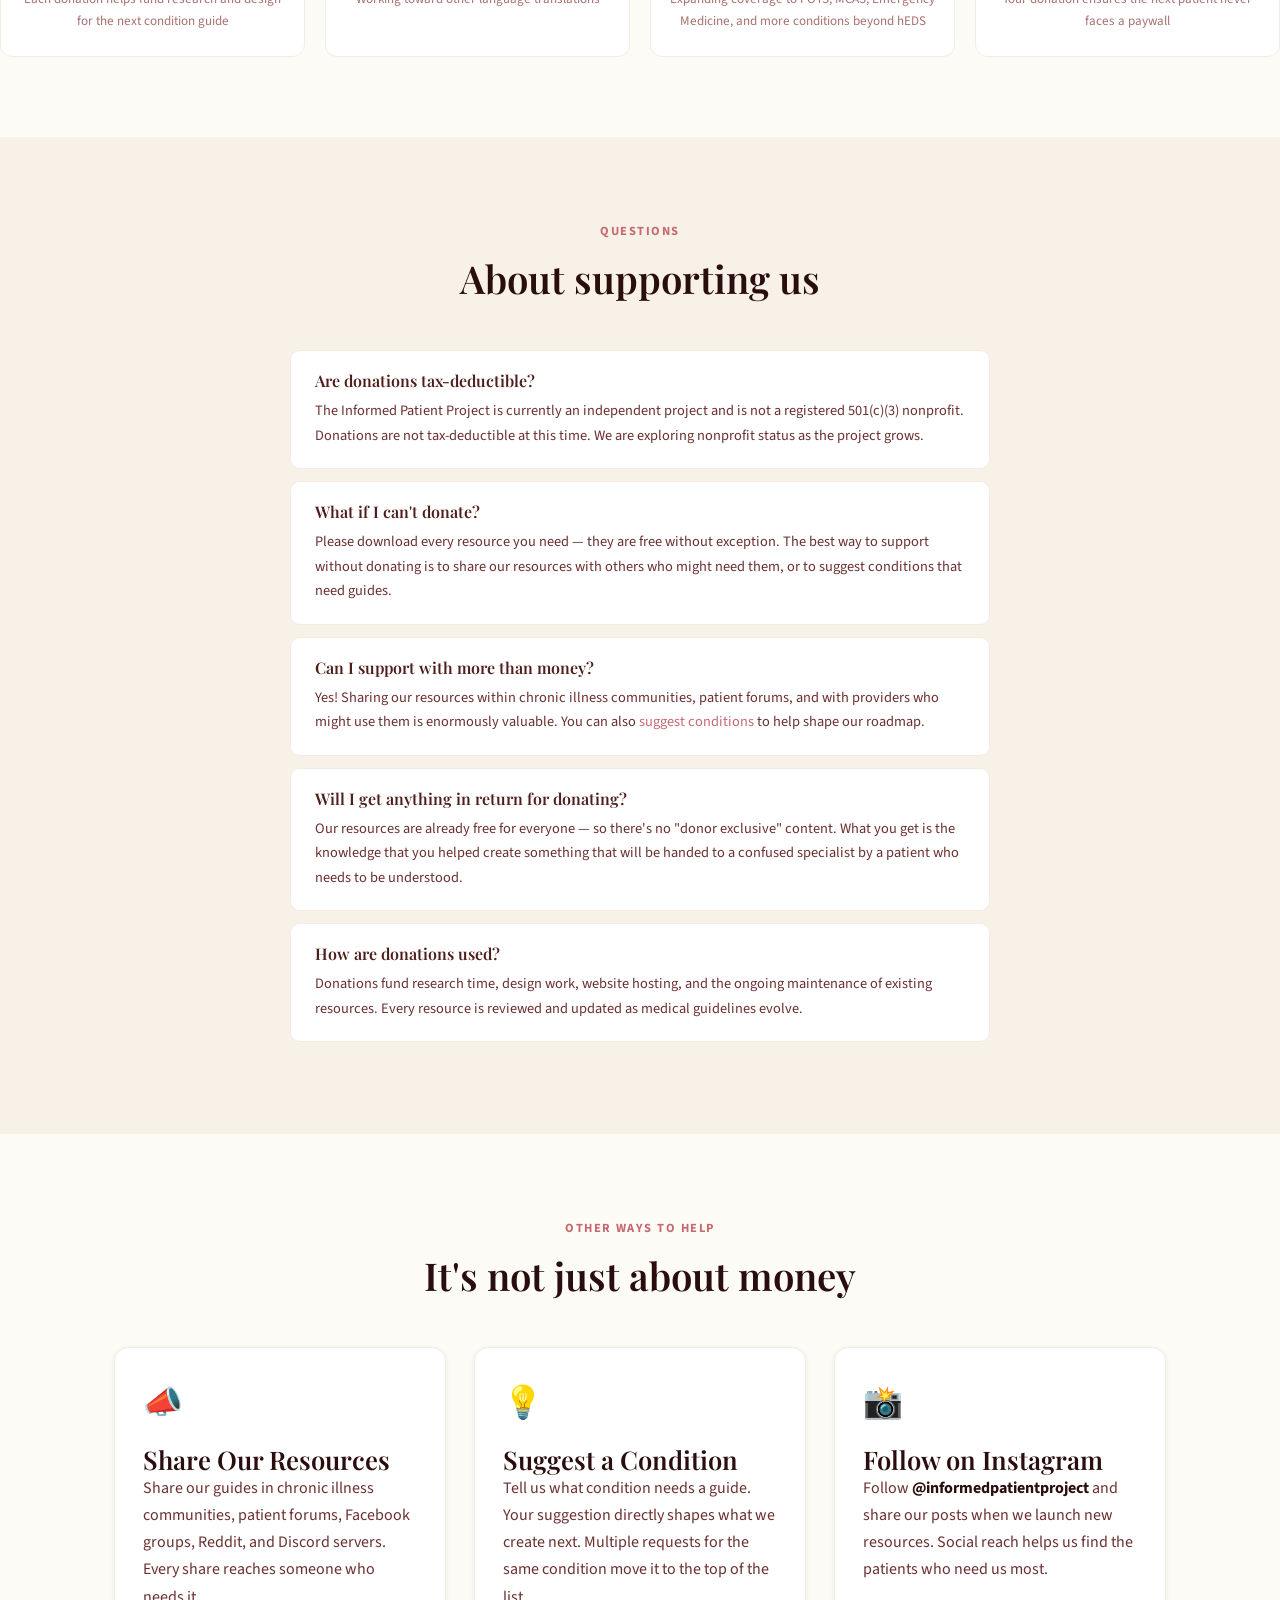
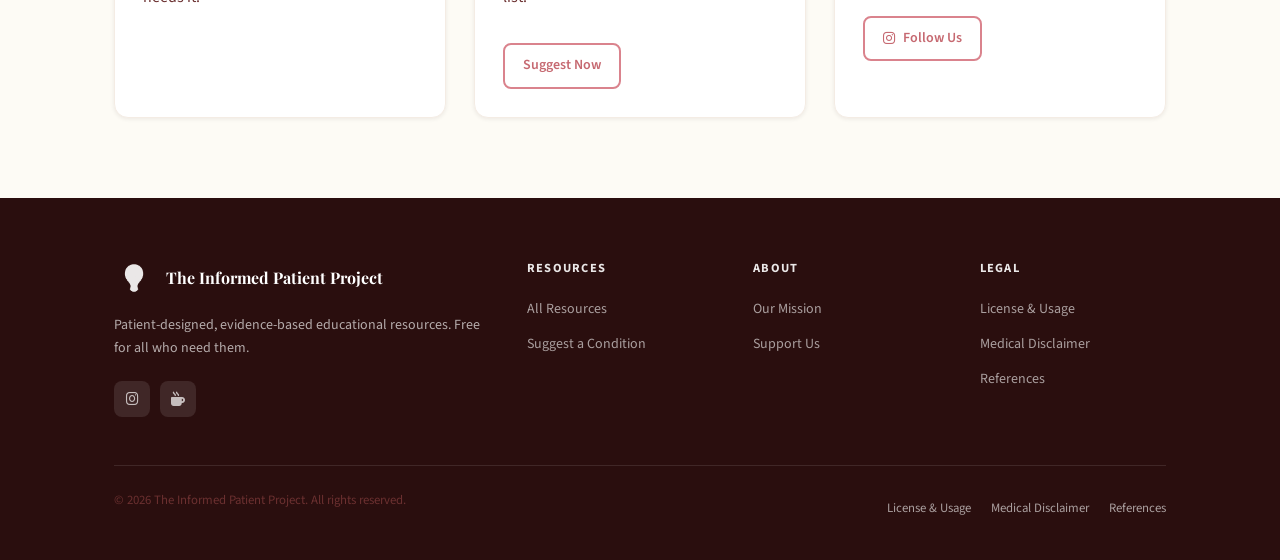
<file: support.html>
<!DOCTYPE html>
<html lang="en">
<head>
  <!-- Google tag (gtag.js) -->
<script async src="https://www.googletagmanager.com/gtag/js?id=G-VT2V2Y6ET5"></script>
<script>
  window.dataLayer = window.dataLayer || [];
  function gtag(){dataLayer.push(arguments);}
  gtag('js', new Date());

  gtag('config', 'G-VT2V2Y6ET5');
</script>
  <meta charset="UTF-8">
  <meta name="viewport" content="width=device-width, initial-scale=1.0">
  <meta name="description" content="Support The Informed Patient Project. Your donation helps create free patient-to-provider educational resources for under-recognized conditions. Donate via Ko-fi.">
  <title>Support Us — The Informed Patient Project</title>
  <link rel="icon" type="image/png" href="assets/images/logo.png">
  <link rel="stylesheet" href="assets/css/style.css">
  <link rel="stylesheet" href="https://cdnjs.cloudflare.com/ajax/libs/font-awesome/6.5.0/css/all.min.css">
  <style>
    .support-layout {
      display: grid;
      grid-template-columns: 1fr;
      gap: 28px;
      margin-bottom: 56px;
      max-width: 780px;
      margin-left: auto;
      margin-right: auto;
    }
    .donate-platform-card {
      background: white;
      border-radius: 18px;
      border: 2px solid var(--teal-500);
      box-shadow: 0 6px 24px rgba(43,140,133,0.18);
      overflow: hidden;
      transition: all var(--trans);
      display: flex;
      flex-direction: column;
    }
    .donate-platform-card:hover {
      box-shadow: var(--shadow-md);
      transform: translateY(-4px);
    }
    .donate-platform-header {
      padding: 28px 24px 20px;
      text-align: center;
      border-bottom: 1px solid var(--border-soft);
    }
    .platform-logo {
      width: 64px;
      height: 64px;
      border-radius: 16px;
      margin: 0 auto 14px;
      display: flex;
      align-items: center;
      justify-content: center;
      font-size: 1.8rem;
    }
    .platform-logo.kofi   { background: #fff0f0; color: #ff5e5b; }

    .donate-platform-header h3 { font-size: 1.3rem; margin-bottom: 4px; }
    .donate-platform-header p  { font-size: 0.875rem; color: var(--text-light); margin: 0; }

    .donate-platform-body {
      padding: 22px 24px;
      flex: 1;
    }
    .donate-platform-body ul { list-style: none; }
    .donate-platform-body ul li {
      display: flex;
      align-items: center;
      gap: 8px;
      padding: 6px 0;
      font-size: 0.875rem;
      color: var(--text-medium);
      border-bottom: 1px solid var(--border-soft);
    }
    .donate-platform-body ul li:last-child { border-bottom: none; }
    .donate-platform-body ul li i { color: var(--teal-500); font-size: 0.8rem; }

    .donate-platform-footer {
      padding: 18px 24px 24px;
    }
    .donate-platform-footer .btn {
      width: 100%;
      justify-content: center;
    }

 

    .impact-grid {
      display: grid;
      grid-template-columns: repeat(4, 1fr);
      gap: 20px;
      margin-top: 40px;
    }
    .impact-item {
      text-align: center;
      padding: 24px 16px;
      background: white;
      border-radius: 12px;
      border: 1px solid var(--border-soft);
    }
    .impact-item .impact-emoji {
      font-size: 2rem;
      margin-bottom: 10px;
    }
    .impact-item h4 { font-size: 0.95rem; margin-bottom: 4px; }
    .impact-item p  { font-size: 0.82rem; color: var(--text-light); margin: 0; }

    .faq-item {
      padding: 20px 24px;
      background: white;
      border-radius: 10px;
      border: 1px solid var(--border-soft);
      margin-bottom: 12px;
    }
    .faq-item h4 {
      font-size: 1rem;
      margin-bottom: 8px;
      color: var(--teal-700);
    }
    .faq-item p { font-size: 0.9rem; margin: 0; }

    @media (max-width: 600px) {
      .support-layout { grid-template-columns: 1fr; }
      .impact-grid     { grid-template-columns: 1fr 1fr; }
    }
    @media (max-width: 480px) {
      .impact-grid { grid-template-columns: 1fr; }
    }
  </style>
</head>
<body>

  <a href="#main" class="skip-link">Skip to main content</a>

  <nav class="nav" aria-label="Main navigation">
    <div class="nav-inner">
      <a href="index.html" class="nav-logo" aria-label="The Informed Patient Project — Home">
        <img src="assets/images/logo.png" alt="Informed Patient Project logo">
        <div class="nav-logo-text">
          <span class="nav-logo-title">The Informed Patient Project</span>
          <span class="nav-logo-sub">Patient · Provider · Partnership</span>
        </div>
      </a>
      <button class="nav-toggle" id="navToggle" aria-label="Toggle navigation" aria-expanded="false">
        <span></span><span></span><span></span>
      </button>
      <div class="nav-links" id="navLinks">
        <a href="index.html">Home</a>
        <a href="resources.html">Resources</a>
        <a href="about.html">About</a>
        <a href="/references.html">References</a>
        <a href="suggest.html">Suggest a Condition</a>
        <a href="support.html" class="btn btn-warm btn-sm">
          <i class="fa-solid fa-heart"></i> Support Us
        </a>
      </div>
    </div>
  </nav>

  <main id="main">

    <!-- ── Page Hero ──────────────────────────────────────── -->
    <div class="page-hero">
      <div class="container">
        <span class="eyebrow" style="color:var(--amber-light)">Keep It Free For Everyone</span>
        <h1>Support The Informed Patient Project</h1>
        <p>Our resources are free for every patient who needs them — today, tomorrow, always. Donations help us create more.</p>
      </div>
    </div>

    <section class="section">
      <div class="container">

        <!-- Framing message -->
        <div class="section-header" style="margin-bottom:40px;">
          <span class="eyebrow">Why We Ask</span>
          <h2>Your support creates the next resource</h2>
          <p>
            Creating evidence-based, visually designed infographics takes significant time.
            If a resource has helped you communicate more effectively with your provider —
            or helped someone you love finally feel understood — your donation helps us do that
            for the next person. And the one after that.
          </p>
          <p style="font-size:0.9rem; color:var(--teal-600);">
            <i class="fa-solid fa-circle-check" style="color:var(--teal-500);"></i>
            <strong>Access is never restricted.</strong> Whether you donate or not, every resource remains free.
          </p>
        </div>

        <!-- ── Donation Platforms ──────────────────────────── -->
        <div class="support-layout">

          <!-- Ko-fi -->
          <div class="donate-platform-card">
            <div class="donate-platform-header">
              <div class="platform-logo kofi"><i class="fa-solid fa-mug-hot"></i></div>
              <h3>Ko-fi</h3>
              <p>One-time or monthly support</p>
            </div>
            <div class="donate-platform-body">
              <ul>
                <li><i class="fa-solid fa-check"></i> One-time donations from $1</li>
                <li><i class="fa-solid fa-check"></i> Optional monthly support</li>
                <li><i class="fa-solid fa-check"></i> No account required</li>
                <li><i class="fa-solid fa-check"></i> Send a personal message</li>
                <li><i class="fa-solid fa-check"></i> Simple &amp; trusted platform</li>
              </ul>
            </div>
            <div class="donate-platform-footer">
              <a href="https://ko-fi.com/informedpatientproject"
                 target="_blank" rel="noopener noreferrer"
                 class="btn btn-primary">
                <i class="fa-solid fa-mug-hot"></i> Support on Ko-fi
              </a>
            </div>
          </div>
          </div>

        </div>

        <!-- ── What Your Support Does ─────────────────────── -->
        <div class="section-header">
          <span class="eyebrow">Your Impact</span>
          <h2>What support makes possible</h2>
        </div>
        <div class="impact-grid">
          <div class="impact-item">
            <div class="impact-emoji">📋</div>
            <h4>New Resources</h4>
            <p>Each donation helps fund research and design for the next condition guide</p>
          </div>
          <div class="impact-item">
            <div class="impact-emoji">🌍</div>
            <h4>Language Access</h4>
            <p>Working toward other language translations</p>
          </div>
          <div class="impact-item">
            <div class="impact-emoji">🩺</div>
            <h4>More Specialties</h4>
            <p>Expanding coverage to POTS, MCAS, Emergency Medicine, and more conditions beyond hEDS</p>
          </div>
          <div class="impact-item">
            <div class="impact-emoji">💛</div>
            <h4>Free. Always.</h4>
            <p>Your donation ensures the next patient never faces a paywall</p>
          </div>
        </div>
      </div>
    </section>

    <!-- ── FAQ Section ─────────────────────────────────────── -->
    <section class="section section-alt" aria-labelledby="faq-heading">
      <div class="container">
        <div class="section-header">
          <span class="eyebrow">Questions</span>
          <h2 id="faq-heading">About supporting us</h2>
        </div>
        <div style="max-width: 700px; margin: 0 auto;">
          <div class="faq-item reveal">
            <h4>Are donations tax-deductible?</h4>
            <p>The Informed Patient Project is currently an independent project and is not a registered 501(c)(3) nonprofit. Donations are not tax-deductible at this time. We are exploring nonprofit status as the project grows.</p>
          </div>
          <div class="faq-item reveal">
            <h4>What if I can't donate?</h4>
            <p>Please download every resource you need — they are free without exception. The best way to support without donating is to share our resources with others who might need them, or to suggest conditions that need guides.</p>
          </div>
          <div class="faq-item reveal">
            <h4>Can I support with more than money?</h4>
            <p>Yes! Sharing our resources within chronic illness communities, patient forums, and with providers who might use them is enormously valuable. You can also <a href="suggest.html">suggest conditions</a> to help shape our roadmap.</p>
          </div>
          <div class="faq-item reveal">
            <h4>Will I get anything in return for donating?</h4>
            <p>Our resources are already free for everyone — so there's no "donor exclusive" content. What you get is the knowledge that you helped create something that will be handed to a confused specialist by a patient who needs to be understood.</p>
          </div>
          <div class="faq-item reveal">
            <h4>How are donations used?</h4>
            <p>Donations fund research time, design work, website hosting, and the ongoing maintenance of existing resources. Every resource is reviewed and updated as medical guidelines evolve.</p>
          </div>
        </div>
      </div>
    </section>

    <!-- ── Other Ways to Help ─────────────────────────────── -->
    <section class="section" aria-labelledby="other-help-heading">
      <div class="container">
        <div class="section-header">
          <span class="eyebrow">Other Ways to Help</span>
          <h2 id="other-help-heading">It's not just about money</h2>
        </div>
        <div class="grid-3">
          <div class="card reveal">
            <div class="card-body">
              <div style="font-size:2rem; margin-bottom:12px;">📣</div>
              <h3>Share Our Resources</h3>
              <p>Share our guides in chronic illness communities, patient forums, Facebook groups, Reddit, and Discord servers. Every share reaches someone who needs it.</p>
            </div>
          </div>
          <div class="card reveal">
            <div class="card-body">
              <div style="font-size:2rem; margin-bottom:12px;">💡</div>
              <h3>Suggest a Condition</h3>
              <p>Tell us what condition needs a guide. Your suggestion directly shapes what we create next. Multiple requests for the same condition move it to the top of the list.</p>
              <a href="suggest.html" class="btn btn-secondary btn-sm mt-16">Suggest Now</a>
            </div>
          </div>
          <div class="card reveal">
            <div class="card-body">
              <div style="font-size:2rem; margin-bottom:12px;">📸</div>
              <h3>Follow on Instagram</h3>
              <p>Follow <strong>@informedpatientproject</strong> and share our posts when we launch new resources. Social reach helps us find the patients who need us most.</p>
              <a href="https://instagram.com/informedpatientproject" target="_blank" rel="noopener noreferrer" class="btn btn-secondary btn-sm mt-16">
                <i class="fa-brands fa-instagram"></i> Follow Us
              </a>
            </div>
          </div>
        </div>
      </div>
    </section>

  </main>

  <footer class="footer">
    <div class="container">
      <div class="footer-grid">
        <div class="footer-brand">
          <div class="footer-logo">
            <img src="assets/images/logo.png" alt="Informed Patient Project logo">
            <span class="footer-logo-text">The Informed Patient Project</span>
          </div>
          <p>Patient-designed, evidence-based educational resources. Free for all who need them.</p>
          <div class="footer-social">
            <a href="https://instagram.com/theinformedpatientproject" target="_blank" rel="noopener noreferrer" aria-label="Instagram"><i class="fa-brands fa-instagram"></i></a>
            <a href="https://ko-fi.com/informedpatientproject" target="_blank" rel="noopener noreferrer" aria-label="Ko-fi"><i class="fa-solid fa-mug-hot"></i></a>
          </div>
        </div>
        <div class="footer-col">
          <h5>Resources</h5>
          <ul>
            <li><a href="resources.html">All Resources</a></li>
            <li><a href="suggest.html">Suggest a Condition</a></li>
          </ul>
        </div>
        <div class="footer-col">
          <h5>About</h5>
          <ul>
            <li><a href="about.html">Our Mission</a></li>
            <li><a href="support.html">Support Us</a></li>
          </ul>
        </div>
        <div class="footer-col">
          <h5>Legal</h5>
          <ul>
            <li><a href="license.html">License &amp; Usage</a></li>
            <li><a href="license.html#disclaimer">Medical Disclaimer</a></li>
            <li><a href="references.html">References</a></li>
          </ul>
        </div>
      </div>
      <div class="footer-bottom">
        <p>© 2026 The Informed Patient Project. All rights reserved.
</p>
        <div class="footer-bottom-links">
          <a href="license.html">License &amp; Usage</a>
          <a href="license.html#disclaimer">Medical Disclaimer</a>
          <a href="references.html">References</a>
        </div>
      </div>
    </div>
  </footer>
  <script src="assets/js/main.js"></script>
</body>
</html>
</file>
<file: assets/css/style.css>
/* ============================================================
   THE INFORMED PATIENT PROJECT — Main Stylesheet
   Color System: Warm Rose · Gold · Orange — all from logo
   ============================================================ */

/* ── Google Fonts ─────────────────────────────────────────── */
@import url('https://fonts.googleapis.com/css2?family=Playfair+Display:ital,wght@0,400;0,600;0,700;1,400&family=Lato:wght@300;400;700&family=Source+Sans+3:wght@300;400;600&display=swap');

/* ── CSS Custom Properties ────────────────────────────────── */
:root {
  /* Dark anchor — deep warm maroon-brown (hero, footer, stats) */
  --teal-900: #2a0e0e;
  --teal-700: #4d1e1a;
  --teal-500: #c66971;   /* rose — primary interactive */
  --teal-400: #da838d;   /* rose mid */
  --teal-200: #f0bfc4;
  --teal-100: #fbe8ea;
  --teal-50:  #fdf3f4;

  /* Rose/Coral scale (logo heart — primary brand) */
  --blue-700: #c66971;
  --blue-500: #d5586b;
  --blue-200: #eea8b0;
  --blue-100: #fbe8ea;
  --blue-50:  #fdf3f4;

  /* Gold / Orange (logo bulb & base) */
  --amber:       #f68149;   /* warm orange — bold CTA */
  --amber-light: #ffde80;   /* bright gold glow */
  --coral:       #d5586b;   /* rose — secondary accent */
  --coral-light: #db949a;   /* soft rose */

  /* Neutrals — warm gold-tinted */
  --cream:       #fdfbf5;
  --warm-gray:   #f8f1e8;
  --border:      #ecddd4;
  --border-soft: #f4ece4;

  /* Text — warm deep burgundy-brown */
  --text-dark:   #2a0e0e;
  --text-medium: #6b3030;
  --text-light:  #a87070;
  --text-white:  #ffffff;

  /* Typography */
  --font-heading: 'Playfair Display', Georgia, serif;
  --font-body:    'Source Sans 3', 'Lato', system-ui, sans-serif;

  /* Spacing */
  --nav-height: 72px;
  --section-pad: 80px;
  --card-radius: 14px;
  --btn-radius:  8px;

  /* Shadows — warm rose-tinted */
  --shadow-sm: 0 1px 4px rgba(42,14,14,0.08);
  --shadow-md: 0 4px 16px rgba(42,14,14,0.11);
  --shadow-lg: 0 8px 32px rgba(42,14,14,0.16);

  /* Transitions */
  --trans: 0.2s ease;
}

/* ── Reset & Base ─────────────────────────────────────────── */
*, *::before, *::after { box-sizing: border-box; margin: 0; padding: 0; }

html { scroll-behavior: smooth; font-size: 16px; }

body {
  font-family: var(--font-body);
  background: var(--cream);
  color: var(--text-dark);
  line-height: 1.7;
  -webkit-font-smoothing: antialiased;
}

img { max-width: 100%; display: block; }
a  { color: var(--teal-500); text-decoration: none; transition: color var(--trans); }
a:hover { color: var(--teal-700); }

ul, ol { list-style: none; }

/* ── Typography ───────────────────────────────────────────── */
h1, h2, h3, h4 {
  font-family: var(--font-heading);
  color: var(--text-dark);
  line-height: 1.25;
}
h1 { font-size: clamp(2rem, 5vw, 3.2rem); font-weight: 700; }
h2 { font-size: clamp(1.6rem, 3.5vw, 2.4rem); font-weight: 600; }
h3 { font-size: clamp(1.2rem, 2.5vw, 1.6rem); font-weight: 600; }
h4 { font-size: 1.1rem; font-weight: 600; }

p { margin-bottom: 1rem; color: var(--text-medium); }
p:last-child { margin-bottom: 0; }

strong { color: var(--text-dark); font-weight: 700; }

/* ── Layout Helpers ───────────────────────────────────────── */
.container {
  max-width: 1100px;
  margin: 0 auto;
  padding: 0 24px;
}

.section { padding: var(--section-pad) 0; }
.section-alt { background: var(--warm-gray); }
.section-teal { background: #fff8f4; }

.section-header {
  text-align: center;
  max-width: 640px;
  margin: 0 auto 48px;
}
.section-header p { font-size: 1.1rem; }

.grid-2 { display: grid; grid-template-columns: 1fr 1fr; gap: 32px; }
.grid-3 { display: grid; grid-template-columns: repeat(3, 1fr); gap: 28px; }
.grid-4 { display: grid; grid-template-columns: repeat(4, 1fr); gap: 24px; }

/* ── Eyebrow Labels ───────────────────────────────────────── */
.eyebrow {
  display: inline-block;
  font-size: 0.78rem;
  font-weight: 700;
  letter-spacing: 0.12em;
  text-transform: uppercase;
  color: #c66971;
  margin-bottom: 12px;
}
.eyebrow-coral { color: var(--coral); }

/* ── Buttons ──────────────────────────────────────────────── */
.btn {
  display: inline-flex;
  align-items: center;
  gap: 8px;
  padding: 13px 28px;
  border-radius: var(--btn-radius);
  font-family: var(--font-body);
  font-size: 0.95rem;
  font-weight: 600;
  cursor: pointer;
  border: 2px solid transparent;
  transition: all var(--trans);
  text-decoration: none;
  white-space: nowrap;
}

.btn-primary {
  background: #c66971;
  color: var(--text-white);
  border-color: #c66971;
}
.btn-primary:hover {
  background: #b05560;
  border-color: #b05560;
  color: var(--text-white);
  transform: translateY(-1px);
  box-shadow: var(--shadow-md);
}

.btn-secondary {
  background: transparent;
  color: #c66971;
  border-color: #da838d;
}
.btn-secondary:hover {
  background: #fdf3f4;
  color: #b05560;
  border-color: #c66971;
}

.btn-warm {
  background: #f68149;
  color: var(--text-white);
  border-color: #f68149;
}
.btn-warm:hover {
  background: #e06a30;
  border-color: #e06a30;
  color: var(--text-white);
  transform: translateY(-1px);
  box-shadow: var(--shadow-md);
}

.btn-coral {
  background: var(--coral);
  color: var(--text-white);
  border-color: var(--coral);
}
.btn-coral:hover {
  background: #b06870;
  border-color: #b06870;
  color: var(--text-white);
  transform: translateY(-1px);
}

.btn-ghost {
  background: transparent;
  color: var(--text-white);
  border-color: rgba(255,255,255,0.6);
}
.btn-ghost:hover {
  background: rgba(255,255,255,0.15);
  border-color: white;
  color: white;
}

.btn-outline-white {
  background: white;
  color: var(--teal-700);
  border-color: white;
}
.btn-outline-white:hover {
  background: var(--teal-50);
  color: var(--teal-900);
}

.btn-sm { padding: 9px 18px; font-size: 0.875rem; }
.btn-lg { padding: 16px 36px; font-size: 1.05rem; }

/* ── Navigation ───────────────────────────────────────────── */
.nav {
  position: sticky;
  top: 0;
  z-index: 100;
  background: rgba(253, 252, 247, 0.96);
  backdrop-filter: blur(12px);
  border-bottom: 1px solid var(--border-soft);
  box-shadow: var(--shadow-sm);
  height: var(--nav-height);
}

.nav-inner {
  display: flex;
  align-items: center;
  justify-content: space-between;
  height: 100%;
  max-width: 1100px;
  margin: 0 auto;
  padding: 0 24px;
}

.nav-logo {
  display: flex;
  align-items: center;
  gap: 12px;
  text-decoration: none;
}
.nav-logo img {
  height: 44px;
  width: auto;
}
.nav-logo-text {
  display: flex;
  flex-direction: column;
  line-height: 1.2;
}
.nav-logo-title {
  font-family: var(--font-heading);
  font-size: 1rem;
  font-weight: 700;
  color: #4d1e1a;
  letter-spacing: -0.01em;
}
.nav-logo-sub {
  font-size: 0.68rem;
  font-weight: 600;
  letter-spacing: 0.08em;
  text-transform: uppercase;
  color: var(--text-light);
}

.nav-links {
  display: flex;
  align-items: center;
  gap: 6px;
}
.nav-links a {
  padding: 7px 14px;
  border-radius: 6px;
  font-size: 0.9rem;
  font-weight: 600;
  color: var(--text-medium);
  transition: all var(--trans);
}
.nav-links a:hover,
.nav-links a.active {
  color: #c66971;
  background: #fdf3f4;
}
.nav-links .btn {
  margin-left: 8px;
  padding: 8px 18px;
  font-size: 0.875rem;
}

.nav-toggle {
  display: none;
  flex-direction: column;
  gap: 5px;
  cursor: pointer;
  padding: 6px;
  border: none;
  background: none;
}
.nav-toggle span {
  display: block;
  width: 24px;
  height: 2px;
  background: var(--text-dark);
  border-radius: 2px;
  transition: all var(--trans);
}

/* ── Hero ─────────────────────────────────────────────────── */
.hero {
  background: linear-gradient(135deg, #2a0e0e 0%, #4d1e1a 45%, #7a2e28 100%);
  position: relative;
  overflow: hidden;
  padding: 100px 0 90px;
  color: white;
}

.hero::before {
  content: '';
  position: absolute;
  inset: 0;
  background:
    radial-gradient(ellipse at 78% 18%, rgba(255,222,128,0.30) 0%, transparent 52%),
    radial-gradient(ellipse at 15% 78%, rgba(246,129,73,0.18) 0%, transparent 50%);
  pointer-events: none;
}

.hero-inner {
  position: relative;
  z-index: 1;
  display: grid;
  grid-template-columns: 1fr 1fr;
  gap: 60px;
  align-items: center;
  max-width: 1100px;
  margin: 0 auto;
  padding: 0 24px;
}

.hero-content .eyebrow { color: var(--amber-light); }

.hero-content h1 {
  color: white;
  margin-bottom: 20px;
}
.hero-content h1 em {
  font-style: italic;
  color: var(--amber-light);
}

.hero-content p {
  color: rgba(255,255,255,0.88);
  font-size: 1.15rem;
  margin-bottom: 32px;
}

.hero-btns {
  display: flex;
  gap: 14px;
  flex-wrap: wrap;
}

.hero-visual {
  display: flex;
  justify-content: center;
  align-items: center;
}

.hero-card {
  background: rgba(255,255,255,0.1);
  backdrop-filter: blur(16px);
  border: 1px solid rgba(255,255,255,0.2);
  border-radius: 18px;
  padding: 32px;
  max-width: 340px;
  width: 100%;
}

.hero-card-stat {
  display: flex;
  align-items: baseline;
  gap: 8px;
  margin-bottom: 8px;
}
.hero-card-stat .big-num {
  font-family: var(--font-heading);
  font-size: 3.5rem;
  font-weight: 700;
  color: var(--amber-light);
  line-height: 1;
}
.hero-card-stat .unit {
  font-size: 1.4rem;
  color: rgba(255,255,255,0.7);
}
.hero-card p {
  color: rgba(255,255,255,0.85);
  font-size: 0.95rem;
  margin-bottom: 20px;
}
.hero-card-divider {
  border: none;
  border-top: 1px solid rgba(255,255,255,0.2);
  margin: 20px 0;
}

.hero-card-row {
  display: flex;
  align-items: center;
  gap: 10px;
  margin-bottom: 10px;
}
.hero-card-row:last-child { margin-bottom: 0; }
.hero-card-icon {
  width: 32px;
  height: 32px;
  border-radius: 50%;
  background: rgba(255,255,255,0.15);
  display: flex;
  align-items: center;
  justify-content: center;
  font-size: 0.9rem;
  flex-shrink: 0;
}
.hero-card-row span {
  color: rgba(255,255,255,0.85);
  font-size: 0.875rem;
}

/* ── Page Hero (inner pages) ──────────────────────────────── */
.page-hero {
  background: #f8f1e8;
  padding: 60px 0 56px;
  text-align: center;
  position: relative;
  overflow: hidden;
}
.page-hero::before {
  content: '';
  position: absolute;
  inset: 0;
  background: radial-gradient(ellipse at 70% 30%, rgba(255,222,128,0.28) 0%, transparent 60%);
  pointer-events: none;
}
.page-hero .container { position: relative; z-index: 1; }
.page-hero h1 { color: #d5586b; margin-bottom: 14px; }
.page-hero p  { color: #d5586b; font-size: 1.1rem; max-width: 580px; margin: 0 auto; }
.page-hero .eyebrow { color: #f68149 !important; }

.page-hero h1 { 
  color: #d5586b; 
  margin-bottom: 14px; 
}

.page-hero p { 
  color: #d5586b; 
  font-size: 1.1rem; 
  max-width: 580px; 
  margin: 0 auto; 
}

.page-hero .eyebrow {
  color: #f68149 !important;
}
/* ── Cards ────────────────────────────────────────────────── */
.card {
  background: white;
  border-radius: var(--card-radius);
  box-shadow: var(--shadow-sm);
  border: 1px solid var(--border-soft);
  overflow: hidden;
  transition: transform var(--trans), box-shadow var(--trans);
}
.card:hover {
  transform: translateY(-3px);
  box-shadow: var(--shadow-md);
}

.card-body { padding: 28px; }
.card-footer {
  padding: 16px 28px;
  background: var(--warm-gray);
  border-top: 1px solid var(--border-soft);
}

/* ── PDF Resource Cards ───────────────────────────────────── */
.resource-card {
  background: white;
  border-radius: var(--card-radius);
  box-shadow: var(--shadow-sm);
  border: 1px solid var(--border-soft);
  border-top: 4px solid #d5586b;
  overflow: hidden;
  transition: transform var(--trans), box-shadow var(--trans);
  display: flex;
  flex-direction: column;
}
.resource-card:hover {
  transform: translateY(-3px);
  box-shadow: var(--shadow-md);
}
.resource-card.coral-top { border-top-color: var(--coral); }
.resource-card.amber-top { border-top-color: var(--amber); }
.resource-card.blue-top  { border-top-color: var(--blue-500); }

.resource-card-body { padding: 24px; flex: 1; }
.resource-card-footer { padding: 16px 24px; background: var(--warm-gray); border-top: 1px solid var(--border-soft); }

.resource-tags {
  display: flex;
  gap: 6px;
  flex-wrap: wrap;
  margin-bottom: 12px;
}
.tag {
  display: inline-block;
  padding: 3px 10px;
  border-radius: 20px;
  font-size: 0.72rem;
  font-weight: 700;
  letter-spacing: 0.05em;
  text-transform: uppercase;
}
.tag-teal    { background: #fbe8ea; color: #b05560; }
.tag-coral   { background: #fce8ea; color: #9d4f57; }
.tag-amber   { background: #fdf2d8; color: #8c6010; }
.tag-blue    { background: var(--blue-100); color: var(--blue-700); }
.tag-gray    { background: var(--warm-gray); color: var(--text-medium); }

.resource-card h3 { font-size: 1.15rem; margin-bottom: 8px; }
.resource-card p  { font-size: 0.9rem; color: var(--text-medium); }

.resource-audience {
  display: flex;
  align-items: center;
  gap: 6px;
  font-size: 0.82rem;
  color: var(--text-light);
  margin-top: 12px;
}
.resource-audience i { color: var(--teal-400); }

.resource-card-footer {
  display: flex;
  align-items: center;
  justify-content: space-between;
}
.download-btn {
  display: inline-flex;
  align-items: center;
  gap: 6px;
  padding: 8px 18px;
  background: #d5586b;
  color: white;
  border-radius: 6px;
  font-size: 0.875rem;
  font-weight: 600;
  cursor: pointer;
  border: none;
  transition: all var(--trans);
}
.download-btn:hover {
  background: #c04458;
  color: white;
  transform: translateY(-1px);
}
.download-btn i { font-size: 0.9rem; }

.free-badge {
  font-size: 0.78rem;
  font-weight: 700;
  color: #c66971;
  display: flex;
  align-items: center;
  gap: 4px;
}

/* ── How It Works ─────────────────────────────────────────── */
.step-card {
  text-align: center;
  padding: 36px 28px;
  background: white;
  border-radius: var(--card-radius);
  box-shadow: var(--shadow-sm);
  border: 1px solid var(--border-soft);
  position: relative;
}

.step-number {
  display: inline-flex;
  align-items: center;
  justify-content: center;
  width: 56px;
  height: 56px;
  border-radius: 50%;
  background: linear-gradient(135deg, #f68149, #d5586b);
  color: white;
  font-family: var(--font-heading);
  font-size: 1.4rem;
  font-weight: 700;
  margin: 0 auto 20px;
  box-shadow: 0 4px 14px rgba(213,88,107,0.36);
}

.step-card h3 { margin-bottom: 10px; }
.step-card p  { font-size: 0.925rem; }

/* ── Values ───────────────────────────────────────────────── */
.value-item {
  display: flex;
  gap: 18px;
  align-items: flex-start;
  padding: 24px;
  background: white;
  border-radius: var(--card-radius);
  border: 1px solid var(--border-soft);
  box-shadow: var(--shadow-sm);
}
.value-icon {
  width: 48px;
  height: 48px;
  border-radius: 12px;
  background: #fdf3f4;
  display: flex;
  align-items: center;
  justify-content: center;
  font-size: 1.3rem;
  flex-shrink: 0;
}
.value-icon.amber { background: #fff8f0; }
.value-icon.coral { background: #fce8ea; }
.value-icon.blue  { background: #fdf3f4; }

.value-item h4 { margin-bottom: 4px; }
.value-item p  { font-size: 0.9rem; margin: 0; }

/* ── CTA Banner ───────────────────────────────────────────── */
.cta-banner {
  background: linear-gradient(135deg, #2a0e0e 0%, #6b2830 100%);
  padding: 72px 0;
  text-align: center;
  position: relative;
  overflow: hidden;
}
.cta-banner::before {
  content: '';
  position: absolute;
  inset: 0;
  background: radial-gradient(ellipse at 30% 50%, rgba(255,222,128,0.24) 0%, transparent 60%);
  pointer-events: none;
}
.cta-banner .container { position: relative; z-index: 1; }
.cta-banner h2 { color: white; margin-bottom: 14px; }
.cta-banner p  { color: rgba(255,255,255,0.85); font-size: 1.1rem; margin-bottom: 32px; max-width: 560px; margin-left: auto; margin-right: auto; }
.cta-btns { display: flex; gap: 14px; justify-content: center; flex-wrap: wrap; }

/* ── Donation Section ─────────────────────────────────────── */
.donate-grid {
  display: grid;
  grid-template-columns: repeat(3, 1fr);
  gap: 24px;
  margin-bottom: 40px;
}

.donate-card {
  background: white;
  border-radius: var(--card-radius);
  padding: 32px 24px;
  text-align: center;
  border: 2px solid var(--border-soft);
  box-shadow: var(--shadow-sm);
  transition: all var(--trans);
}
.donate-card:hover {
  border-color: #d5586b;
  box-shadow: var(--shadow-md);
  transform: translateY(-3px);
}
.donate-card.featured {
  border-color: #d5586b;
  background: #fdf3f4;
}

.donate-icon {
  width: 60px;
  height: 60px;
  border-radius: 50%;
  margin: 0 auto 18px;
  display: flex;
  align-items: center;
  justify-content: center;
  font-size: 1.5rem;
}
.donate-icon.teal  { background: var(--teal-100); }
.donate-icon.amber { background: #fdf2d8; }
.donate-icon.coral { background: #fce8ea; }

.donate-card h3 { font-size: 1.2rem; margin-bottom: 8px; }
.donate-card p  { font-size: 0.9rem; color: var(--text-medium); margin-bottom: 20px; }
.donate-card .btn { width: 100%; justify-content: center; }

/* ── Forms ────────────────────────────────────────────────── */
.form-section { max-width: 680px; margin: 0 auto; }

.form-group { margin-bottom: 22px; }
.form-row    { display: grid; grid-template-columns: 1fr 1fr; gap: 20px; }

label {
  display: block;
  font-weight: 600;
  font-size: 0.9rem;
  color: var(--text-dark);
  margin-bottom: 6px;
}
label .req { color: var(--coral); margin-left: 2px; }
label .opt { color: var(--text-light); font-weight: 400; font-size: 0.82rem; margin-left: 4px; }

input[type="text"],
input[type="email"],
select,
textarea {
  width: 100%;
  padding: 12px 16px;
  border: 1.5px solid var(--border);
  border-radius: 8px;
  font-family: var(--font-body);
  font-size: 0.95rem;
  color: var(--text-dark);
  background: white;
  transition: border-color var(--trans), box-shadow var(--trans);
  outline: none;
}
input:focus, select:focus, textarea:focus {
  border-color: #d5586b;
  box-shadow: 0 0 0 3px rgba(213,88,107,0.14);
}
textarea { resize: vertical; min-height: 120px; }
.form-hint { font-size: 0.82rem; color: var(--text-light); margin-top: 5px; }

.form-card {
  background: white;
  border-radius: var(--card-radius);
  padding: 40px;
  box-shadow: var(--shadow-md);
  border: 1px solid var(--border-soft);
}

.form-success {
  display: none;
  text-align: center;
  padding: 40px;
}
.form-success .success-icon {
  font-size: 3rem;
  margin-bottom: 16px;
  color: var(--teal-500);
}

/* ── Checkbox & Radio ─────────────────────────────────────── */
.check-group {
  display: flex;
  flex-direction: column;
  gap: 10px;
}
.check-item {
  display: flex;
  align-items: center;
  gap: 10px;
  cursor: pointer;
  font-size: 0.9rem;
  color: var(--text-medium);
}
.check-item input[type="checkbox"],
.check-item input[type="radio"] {
  width: auto;
  accent-color: var(--amber);
  width: 16px;
  height: 16px;
  cursor: pointer;
}

/* ── Condition Suggestion Form ────────────────────────────── */
.condition-card {
  background: var(--teal-50);
  border: 1px solid var(--teal-200);
  border-radius: var(--card-radius);
  padding: 20px 24px;
  margin-bottom: 16px;
}
.condition-card h4 { color: var(--teal-700); margin-bottom: 4px; }
.condition-card p  { font-size: 0.875rem; margin: 0; }

/* ── Info Boxes ───────────────────────────────────────────── */
.info-box {
  border-radius: 10px;
  padding: 18px 22px;
  display: flex;
  gap: 14px;
  align-items: flex-start;
}
.info-box i { font-size: 1.1rem; margin-top: 2px; flex-shrink: 0; }
.info-box p { font-size: 0.9rem; margin: 0; }
.info-box.teal  { background: #fdf3f4; border: 1px solid #eea8b0; color: #4d1e1a; }
.info-box.amber { background: #fff8f0; border: 1px solid #fecba0; color: #7a3a18; }
.info-box.coral { background: #fce8ea; border: 1px solid #e8b0b6; color: #7a3840; }
.info-box.teal  i { color: #d5586b; }
.info-box.amber i { color: #f68149; }
.info-box.coral i { color: #c66971; }

/* ── Stats Strip ──────────────────────────────────────────── */
.stats-strip {
  background: #2a0e0e;
  padding: 48px 0;
}
.stats-grid {
  display: grid;
  grid-template-columns: repeat(4, 1fr);
  gap: 24px;
  text-align: center;
}
.stat-item {}
.stat-num {
  font-family: var(--font-heading);
  font-size: 2.6rem;
  font-weight: 700;
  color: var(--amber-light);
  display: block;
  line-height: 1;
  margin-bottom: 6px;
}
.stat-label {
  font-size: 0.875rem;
  color: rgba(255,255,255,0.75);
  font-weight: 300;
}

/* ── Mission Blurb ────────────────────────────────────────── */
.mission-block {
  display: grid;
  grid-template-columns: 1fr 1fr;
  gap: 60px;
  align-items: center;
}
.mission-block.reverse { direction: rtl; }
.mission-block.reverse > * { direction: ltr; }

.mission-visual {
  background: linear-gradient(135deg, #fbe8ea, #fdf3f4);
  border-radius: 18px;
  padding: 48px;
  text-align: center;
  position: relative;
  overflow: hidden;
}
.mission-visual::before {
  content: '';
  position: absolute;
  bottom: -20px;
  right: -20px;
  width: 140px;
  height: 140px;
  border-radius: 50%;
  background: rgba(246,129,73,0.12);
}
.mission-visual-icon {
  font-size: 4rem;
  margin-bottom: 16px;
}
.mission-visual h3 {
  color: #c66971;
  margin-bottom: 8px;
}
.mission-visual p {
  font-size: 0.9rem;
  color: #c66971;
}

/* ── Quote Block ──────────────────────────────────────────── */
.pull-quote {
  border-left: 4px solid #f68149;
  padding: 20px 28px;
  background: #fff8f0;
  border-radius: 0 10px 10px 0;
  margin: 32px 0;
}
.pull-quote p {
  font-family: var(--font-heading);
  font-size: 1.2rem;
  font-style: italic;
  color: #4d1e1a;
  margin: 0;
  line-height: 1.6;
}
.pull-quote cite {
  display: block;
  font-size: 0.82rem;
  font-style: normal;
  color: var(--text-light);
  margin-top: 10px;
  font-weight: 600;
  letter-spacing: 0.05em;
  text-transform: uppercase;
}

/* ── Download Modal ───────────────────────────────────────── */
.modal-overlay {
  display: none;
  position: fixed;
  inset: 0;
  background: rgba(30,58,58,0.6);
  z-index: 1000;
  align-items: center;
  justify-content: center;
  padding: 24px;
  backdrop-filter: blur(4px);
}
.modal-overlay.active { display: flex; }

.modal {
  background: white;
  border-radius: 18px;
  max-width: 520px;
  width: 100%;
  box-shadow: var(--shadow-lg);
  overflow: hidden;
  animation: modalIn 0.25s ease;
}
@keyframes modalIn {
  from { opacity: 0; transform: translateY(16px) scale(0.98); }
  to   { opacity: 1; transform: translateY(0) scale(1); }
}

.modal-header {
  background: linear-gradient(135deg, #f8f1e8, #f8f1e8);
  padding: 28px 32px 24px;
  position: relative;
}
.modal-header h3 { color: #d5586b; font-size: 1.4rem; margin-bottom: 6px; }
.modal-header p  { color: #d5586b; font-size: 0.9rem; margin: 0; }
.modal-close {
  position: absolute;
  top: 16px;
  right: 16px;
  background: rgba(213, 88, 107, 0.15);
  border: none;
  color: #d5586b;
  width: 30px;
  height: 30px;
  border-radius: 50%;
  cursor: pointer;
  font-size: 1rem;
  display: flex;
  align-items: center;
  justify-content: center;
  transition: background var(--trans);
}
.modal-close:hover { background: rgba(213, 88, 107, 0.25); }

.modal-body { padding: 28px 32px; }
.modal-doc-name {
  background: var(--warm-gray);
  border-radius: 8px;
  padding: 12px 16px;
  display: flex;
  align-items: center;
  gap: 10px;
  margin-bottom: 22px;
  font-weight: 600;
  font-size: 0.9rem;
  color: var(--text-dark);
}
.modal-doc-name i { color: var(--teal-500); font-size: 1.1rem; }

.modal-donate-options {
  display: flex;
  flex-direction: column;
  gap: 10px;
  margin-bottom: 18px;
}
.modal-donate-btn {
  display: flex;
  align-items: center;
  gap: 12px;
  padding: 14px 18px;
  border-radius: 10px;
  border: 2px solid var(--border);
  background: white;
  cursor: pointer;
  text-decoration: none;
  transition: all var(--trans);
  font-size: 0.9rem;
  font-weight: 600;
  color: var(--text-dark);
}
.modal-donate-btn:hover {
  border-color: #d5586b;
  background: #fdf3f4;
  color: #b05560;
}
.modal-donate-btn .platform-icon {
  width: 36px;
  height: 36px;
  border-radius: 8px;
  display: flex;
  align-items: center;
  justify-content: center;
  font-size: 1rem;
  flex-shrink: 0;
}
.platform-icon.kofi   { background: #ff5e5b22; color: #ff5e5b; }
.platform-icon.paypal { background: #003087; color: white; font-size: 0.75rem; font-weight: 900; letter-spacing: -0.03em; }
.platform-icon.stripe { background: #635bff22; color: #635bff; }

.modal-divider {
  text-align: center;
  position: relative;
  margin: 6px 0 14px;
  color: var(--text-light);
  font-size: 0.82rem;
}
.modal-divider::before,
.modal-divider::after {
  content: '';
  position: absolute;
  top: 50%;
  width: calc(50% - 40px);
  height: 1px;
  background: var(--border);
}
.modal-divider::before { left: 0; }
.modal-divider::after  { right: 0; }

.modal-skip {
  display: block;
  width: 100%;
  padding: 12px;
  text-align: center;
  background: var(--warm-gray);
  border: 1.5px solid var(--border);
  border-radius: 8px;
  color: var(--text-medium);
  font-size: 0.875rem;
  cursor: pointer;
  transition: all var(--trans);
}
.modal-skip:hover { background: var(--border); color: var(--text-dark); }

.modal-license-note {
  margin-top: 16px;
  padding-top: 16px;
  border-top: 1px solid var(--border-soft);
  font-size: 0.78rem;
  color: var(--text-light);
  text-align: center;
}
.modal-license-note a { color: var(--teal-500); font-size: 0.78rem; }

/* ── License Page ─────────────────────────────────────────── */
.license-section h3 { color: var(--teal-700); margin: 28px 0 10px; font-size: 1.1rem; }
.license-section ul { list-style: disc; padding-left: 24px; }
.license-section ul li { padding: 4px 0; color: var(--text-medium); font-size: 0.925rem; }

/* ── Footer ───────────────────────────────────────────────── */
.footer {
  background: #2a0e0e;
  color: rgba(255,255,255,0.7);
  padding: 60px 0 32px;
}

.footer-grid {
  display: grid;
  grid-template-columns: 2fr 1fr 1fr 1fr;
  gap: 40px;
  margin-bottom: 48px;
}

.footer-brand { }
.footer-logo {
  display: flex;
  align-items: center;
  gap: 12px;
  margin-bottom: 16px;
}
.footer-logo img { height: 40px; filter: brightness(0) invert(1) opacity(0.9); }
.footer-logo-text {
  font-family: var(--font-heading);
  font-size: 1rem;
  font-weight: 700;
  color: white;
}
.footer-brand p {
  font-size: 0.875rem;
  line-height: 1.7;
  color: rgba(255,255,255,0.65);
  margin-bottom: 20px;
}
.footer-social { display: flex; gap: 10px; }
.footer-social a {
  width: 36px;
  height: 36px;
  border-radius: 8px;
  background: rgba(255,255,255,0.1);
  display: flex;
  align-items: center;
  justify-content: center;
  color: rgba(255,255,255,0.7);
  font-size: 0.9rem;
  transition: all var(--trans);
}
.footer-social a:hover { background: var(--amber); color: white; }

.footer-col h5 {
  font-size: 0.78rem;
  font-weight: 700;
  letter-spacing: 0.1em;
  text-transform: uppercase;
  color: rgba(255,255,255,0.9);
  margin-bottom: 16px;
}
.footer-col ul li { margin-bottom: 8px; }
.footer-col ul li a {
  color: rgba(255,255,255,0.6);
  font-size: 0.875rem;
  transition: color var(--trans);
}
.footer-col ul li a:hover { color: white; }

.footer-bottom {
  border-top: 1px solid rgba(255,255,255,0.1);
  padding-top: 24px;
  display: flex;
  justify-content: space-between;
  align-items: center;
  font-size: 0.8rem;
  color: rgba(255,255,255,0.45);
}
.footer-bottom a { color: rgba(255,255,255,0.6); font-size: 0.8rem; }
.footer-bottom a:hover { color: white; }
.footer-bottom-links { display: flex; gap: 20px; }

/* ── Coming Soon Card ─────────────────────────────────────── */
.coming-soon-card {
  background: var(--warm-gray);
  border-radius: var(--card-radius);
  padding: 28px;
  border: 2px dashed var(--border);
  text-align: center;
  opacity: 0.8;
}
.coming-soon-card i { font-size: 2rem; color: var(--text-light); margin-bottom: 12px; }
.coming-soon-card h3 { font-size: 1.1rem; color: var(--text-medium); }
.coming-soon-card p  { font-size: 0.875rem; color: var(--text-light); margin-bottom: 12px; }

/* ── Breadcrumb ───────────────────────────────────────────── */
.breadcrumb {
  padding: 12px 0;
  font-size: 0.82rem;
  color: var(--text-light);
  border-bottom: 1px solid var(--border-soft);
  margin-bottom: 48px;
}
.breadcrumb a { color: var(--teal-500); }
.breadcrumb span { margin: 0 8px; }

/* ── Responsive ───────────────────────────────────────────── */
@media (max-width: 900px) {
  .grid-3, .grid-4 { grid-template-columns: 1fr 1fr; }
  .donate-grid      { grid-template-columns: 1fr 1fr; }
  .stats-grid       { grid-template-columns: 1fr 1fr; }
  .hero-inner       { grid-template-columns: 1fr; gap: 40px; }
  .hero-visual      { display: none; }
  .mission-block    { grid-template-columns: 1fr; gap: 32px; }
  .mission-block.reverse { direction: ltr; }
  .footer-grid      { grid-template-columns: 1fr 1fr; }
}

@media (max-width: 640px) {
  :root { --section-pad: 56px; }
  .grid-2, .grid-3, .grid-4 { grid-template-columns: 1fr; }
  .donate-grid  { grid-template-columns: 1fr; }
  .stats-grid   { grid-template-columns: 1fr 1fr; }
  .footer-grid  { grid-template-columns: 1fr; }
  .form-row     { grid-template-columns: 1fr; }
  .nav-links    { display: none; flex-direction: column; position: absolute; top: var(--nav-height); left: 0; right: 0; background: white; padding: 16px; box-shadow: var(--shadow-md); border-top: 1px solid var(--border-soft); gap: 4px; }
  .nav-links.open { display: flex; }
  .nav-links .btn { margin: 8px 0 0 0; }
  .nav-toggle { display: flex; }
  .hero { padding: 60px 0; }
  .modal { border-radius: 14px 14px 0 0; align-self: flex-end; }
  .modal-overlay { align-items: flex-end; padding: 0; }
  .footer-bottom { flex-direction: column; gap: 12px; text-align: center; }
  .footer-bottom-links { gap: 14px; }
  .hero-btns { flex-direction: column; }
  .cta-btns  { flex-direction: column; align-items: center; }
}

/* ── Utility ──────────────────────────────────────────────── */
.text-center { text-align: center; }
.text-teal   { color: #8b4513; }
.text-coral  { color: var(--coral); }
.text-amber  { color: var(--amber); }
.mt-8  { margin-top: 8px; }
.mt-16 { margin-top: 16px; }
.mt-24 { margin-top: 24px; }
.mt-32 { margin-top: 32px; }
.mt-48 { margin-top: 48px; }
.mb-8  { margin-bottom: 8px; }
.mb-16 { margin-bottom: 16px; }
.mb-24 { margin-bottom: 24px; }
.mb-32 { margin-bottom: 32px; }
.mb-48 { margin-bottom: 48px; }
.gap-12 { gap: 12px; }
.flex  { display: flex; }
.flex-center { display: flex; align-items: center; }
.flex-wrap   { flex-wrap: wrap; }

/* ── Skip Link (Accessibility) ────────────────────────────── */
.skip-link {
  position: absolute;
  top: -100px;
  left: 16px;
  background: var(--teal-700);
  color: white;
  padding: 8px 16px;
  border-radius: 0 0 8px 8px;
  font-size: 0.875rem;
  font-weight: 600;
  z-index: 200;
  transition: top 0.2s;
}
.skip-link:focus { top: 0; color: white; }

/* ── Filter Bar ───────────────────────────────────────────── */
.filter-bar {
  display: flex;
  gap: 10px;
  flex-wrap: wrap;
  margin-bottom: 36px;
}
.filter-btn {
  padding: 7px 18px;
  border-radius: 30px;
  font-size: 0.875rem;
  font-weight: 600;
  border: 1.5px solid var(--border);
  background: white;
  color: var(--text-medium);
  cursor: pointer;
  transition: all var(--trans);
}
.filter-btn:hover,
.filter-btn.active {
  background: #d5586b;
  border-color: #d5586b;
  color: white;
}

/* ── Scroll reveal stub ───────────────────────────────────── */
.reveal {
  opacity: 0;
  transform: translateY(20px);
  transition: opacity 0.55s ease, transform 0.55s ease;
}
.reveal.visible {
  opacity: 1;
  transform: translateY(0);
}

/* ============================================================
   REFERENCE REDESIGN — Homepage sections
   ============================================================ */

/* ── Reference Hero (cream bg, logo left) ─────────────────── */
.hero-ref {
  background: var(--cream);
  padding: 80px 0 60px;
  border-bottom: 1px solid var(--border-soft);
}

.hero-ref-inner {
  display: grid;
  grid-template-columns: 340px 1fr;
  gap: 64px;
  align-items: center;
}

.hero-ref-visual {
  display: flex;
  justify-content: center;
  align-items: center;
}

.hero-logo-large {
  width: 100%;
  max-width: 300px;
  height: auto;
  filter: drop-shadow(0 12px 40px rgba(246,129,73,0.28));
}

.hero-brand-name {
  display: block;
  font-family: var(--font-heading);
  font-size: clamp(2rem, 4vw, 3rem);
  font-weight: 700;
  color: #c66971;
  line-height: 1.1;
  margin-bottom: 6px;
}

.hero-ref-content h1 {
  font-size: clamp(1.4rem, 3vw, 2rem);
  font-weight: 400;
  color: var(--text-dark);
  margin-bottom: 28px;
  line-height: 1.35;
}
.hero-ref-content h1 em {
  font-style: italic;
  color: #c66971;
}

.hero-ref-btns {
  display: flex;
  gap: 12px;
  flex-wrap: wrap;
  margin-bottom: 20px;
}

.hero-tagline {
  font-size: 1rem;
  font-weight: 700;
  color: var(--amber);
  letter-spacing: 0.04em;
  text-transform: uppercase;
  margin: 0;
}

/* ── Narrow container ─────────────────────────────────────── */
.container-narrow {
  max-width: 820px;
  margin: 0 auto;
  padding: 0 24px;
}

/* ── Left-aligned section header ──────────────────────────── */
.section-header-left {
  margin-bottom: 40px;
}
.section-header-left h2 { margin-bottom: 12px; }
.section-header-left p  { font-size: 1.05rem; max-width: 620px; }

.em-rose { font-style: italic; color: #c66971; }

/* ── How It Works — vertical steps list ───────────────────── */
.section-steps {
  background: var(--warm-gray);
}

.steps-list {
  display: flex;
  flex-direction: column;
  gap: 0;
  list-style: none;
}

.step-list-item {
  display: flex;
  gap: 24px;
  align-items: flex-start;
  padding: 28px 0;
  border-bottom: 1px solid var(--border-soft);
}
.step-list-item:last-child { border-bottom: none; }

.step-list-number {
  width: 52px;
  height: 52px;
  border-radius: 50%;
  background: linear-gradient(135deg, #f68149, #d5586b);
  color: white;
  font-family: var(--font-heading);
  font-size: 1.3rem;
  font-weight: 700;
  display: flex;
  align-items: center;
  justify-content: center;
  flex-shrink: 0;
  box-shadow: 0 4px 14px rgba(213,88,107,0.30);
}

.step-list-body h3 {
  font-size: 1.1rem;
  margin-bottom: 6px;
  text-transform: uppercase;
  letter-spacing: 0.04em;
  font-weight: 700;
}
.step-list-body p { font-size: 0.92rem; margin: 0; }

/* ── Condition Group Heading ──────────────────────────────── */
.condition-heading {
  font-size: 1.1rem;
  font-weight: 700;
  color: var(--text-dark);
  display: flex;
  align-items: center;
  gap: 10px;
  margin-bottom: 24px;
  padding-bottom: 12px;
  border-bottom: 2px solid var(--border-soft);
}
.condition-heading i { color: #d5586b; font-size: 1rem; }

/* ── Resource Tile Grid ───────────────────────────────────── */
.resource-tile-grid {
  display: grid;
  grid-template-columns: repeat(4, 1fr);
  gap: 14px;
  margin-bottom: 8px;
}

/* Base tile — resets download-btn overrides when used as tile */
.resource-tile {
  display: flex;
  flex-direction: column;
  align-items: flex-start;
  gap: 4px;
  padding: 18px 16px 14px;
  border-radius: 12px;
  border: 2px solid var(--border-soft);
  background: white;
  text-align: left;
  cursor: default;
  transition: all var(--trans);
  position: relative;
  /* reset .download-btn styles */
  font-size: inherit;
  font-weight: inherit;
  line-height: 1.3;
  white-space: normal;
  color: var(--text-dark);
}

.resource-tile.available {
  border-color: #d5586b;
  cursor: pointer;
  background: white;
  /* override .download-btn inline button appearance */
  transform: none;
}
.resource-tile.available:hover {
  background: #fdf3f4;
  border-color: #c66971;
  box-shadow: 0 4px 16px rgba(213,88,107,0.18);
  transform: translateY(-2px);
  color: var(--text-dark);
}

.resource-tile.coming-soon {
  background: var(--warm-gray);
  border-color: var(--border-soft);
  opacity: 0.72;
}

.tile-condition {
  font-size: 0.72rem;
  font-weight: 700;
  letter-spacing: 0.08em;
  text-transform: uppercase;
  color: #c66971;
}

.tile-specialist {
  font-size: 0.92rem;
  font-weight: 600;
  color: var(--text-dark);
  line-height: 1.25;
}

.resource-tile.coming-soon .tile-condition,
.resource-tile.coming-soon .tile-specialist {
  color: var(--text-medium);
}

.tile-badge {
  font-size: 0.65rem;
  font-weight: 700;
  letter-spacing: 0.06em;
  text-transform: uppercase;
  padding: 2px 7px;
  border-radius: 10px;
  margin-top: 6px;
}

.available-badge {
  background: #fbe8ea;
  color: #b05560;
}

.soon-badge {
  background: var(--border-soft);
  color: var(--text-light);
}

/* ── Mission block (narrow) ───────────────────────────────── */
.mission-text {
  margin-bottom: 48px;
}
.mission-text p { font-size: 1.05rem; }

/* ── Compact values ───────────────────────────────────────── */
.values-compact-heading {
  font-size: 1.1rem;
  font-weight: 700;
  text-transform: uppercase;
  letter-spacing: 0.06em;
  color: var(--text-dark);
  margin-bottom: 24px;
  padding-top: 8px;
  border-top: 2px solid var(--border-soft);
}

.values-compact-grid {
  display: flex;
  flex-direction: column;
  gap: 0;
}

.value-compact-item {
  padding: 20px 0;
  border-bottom: 1px solid var(--border-soft);
}
.value-compact-item:last-child { border-bottom: none; }

.value-compact-item h4 {
  font-size: 0.92rem;
  font-weight: 700;
  text-transform: uppercase;
  letter-spacing: 0.05em;
  color: #c66971;
  margin-bottom: 6px;
}
.value-compact-item p {
  font-size: 0.9rem;
  margin: 0;
}

/* ── Support Callout ──────────────────────────────────────── */
.support-callout {
  background: white;
}

.support-callout-heading {
  font-family: var(--font-heading);
  font-size: clamp(1.5rem, 3vw, 2.2rem);
  font-weight: 600;
  color: #c66971;
  margin-bottom: 36px;
  line-height: 1.25;
}

.support-callout-body p { font-size: 1rem; }

.support-label {
  font-size: 0.75rem;
  font-weight: 700;
  letter-spacing: 0.1em;
  text-transform: uppercase;
  color: #c66971;
  margin-bottom: 8px;
  margin-top: 28px;
}
.support-label:first-child { margin-top: 0; }

.support-note {
  display: flex;
  align-items: center;
  gap: 8px;
  background: #fdf3f4;
  border: 1px solid #eea8b0;
  border-radius: 8px;
  padding: 12px 16px;
  font-size: 0.88rem;
  color: #4d1e1a;
  margin-top: 28px;
}
.support-note i { flex-shrink: 0; }

.support-callout-btns {
  display: flex;
  gap: 12px;
  flex-wrap: wrap;
  margin-top: 36px;
}

/* ── Responsive — reference redesign ──────────────────────── */
@media (max-width: 900px) {
  .hero-ref-inner {
    grid-template-columns: 1fr;
    gap: 36px;
    text-align: center;
  }
  .hero-ref-visual { order: -1; }
  .hero-logo-large { max-width: 220px; }
  .hero-ref-btns { justify-content: center; }
  .hero-tagline { text-align: center; }
  .resource-tile-grid { grid-template-columns: repeat(3, 1fr); }
}

@media (max-width: 640px) {
  .hero-ref { padding: 48px 0 40px; }
  .hero-ref-inner { gap: 28px; }
  .hero-logo-large { max-width: 180px; }
  .hero-ref-btns { flex-direction: column; align-items: center; }
  .resource-tile-grid { grid-template-columns: repeat(2, 1fr); }
  .support-callout-btns { flex-direction: column; }
}
/* ── Hero Reference Section ───────────────────────────────── */
.hero-ref {
  background: linear-gradient(135deg, #fdfbf5 0%, #f8f1e8 100%);
  padding: 80px 0;
}

.hero-ref-inner {
  display: grid;
  grid-template-columns: 1fr 1fr;
  gap: 60px;
  align-items: center;
  max-width: 1100px;
  margin: 0 auto;
  padding: 0 24px;
}

.hero-ref-visual {
  display: flex;
  justify-content: center;
  align-items: center;
}

.hero-ref-content .hero-brand-name {
  display: block;
  font-family: var(--font-heading);
  font-size: 0.9rem;
  color: var(--teal-500);
  text-transform: uppercase;
  letter-spacing: 0.08em;
  margin-bottom: 12px;
  font-weight: 600;
}

.hero-ref-content h1 {
  margin-bottom: 28px;
}

.hero-ref-btns {
  display: flex;
  gap: 14px;
  margin-bottom: 24px;
}

.hero-tagline {
  font-size: 0.8rem;
  text-transform: uppercase;
  letter-spacing: 0.12em;
  color: var(--teal-500);
  font-weight: 700;
}

/* ── Section Steps ────────────────────────────────────────── */
.section-steps {
  background: var(--cream);
}

.section-header-left {
  max-width: 640px;
  margin-bottom: 48px;
}

.section-header-left .eyebrow {
  display: block;
  margin-bottom: 12px;
}

.section-header-left h2 {
  margin-bottom: 16px;
}

.section-header-left p {
  font-size: 1.1rem;
}

.steps-list {
  display: grid;
  grid-template-columns: repeat(3, 1fr);
  gap: 32px;
  list-style: none;
  padding: 0;
  margin: 0;
}

.step-list-item {
  display: flex;
  flex-direction: column;
  align-items: flex-start;
  gap: 16px;
}

.step-list-number {
  display: flex;
  align-items: center;
  justify-content: center;
  width: 48px;
  height: 48px;
  border-radius: 50%;
  background: linear-gradient(135deg, #f68149, #d5586b);
  color: white;
  font-family: var(--font-heading);
  font-size: 1.4rem;
  font-weight: 700;
  flex-shrink: 0;
}

.step-list-body h3 {
  margin-bottom: 8px;
  font-size: 1.2rem;
}

.step-list-body p {
  font-size: 0.95rem;
  margin-bottom: 0;
}

.container-narrow {
  max-width: 900px;
}

/* ── Reveal Animation ─────────────────────────────────────── */
.reveal {
  opacity: 0;
  animation: fadeInUp 0.6s ease forwards;
}

@keyframes fadeInUp {
  from {
    opacity: 0;
    transform: translateY(20px);
  }
  to {
    opacity: 1;
    transform: translateY(0);
  }
}

.reveal:nth-child(1) { animation-delay: 0.1s; }
.reveal:nth-child(2) { animation-delay: 0.2s; }
.reveal:nth-child(3) { animation-delay: 0.3s; }

/* ── Responsive ───────────────────────────────────────────── */
@media (max-width: 768px) {
  .hero-ref-inner {
    grid-template-columns: 1fr;
  }
  
  .steps-list {
    grid-template-columns: 1fr;
  }
}
/* Force redeploy - updated header colors */
</file>
